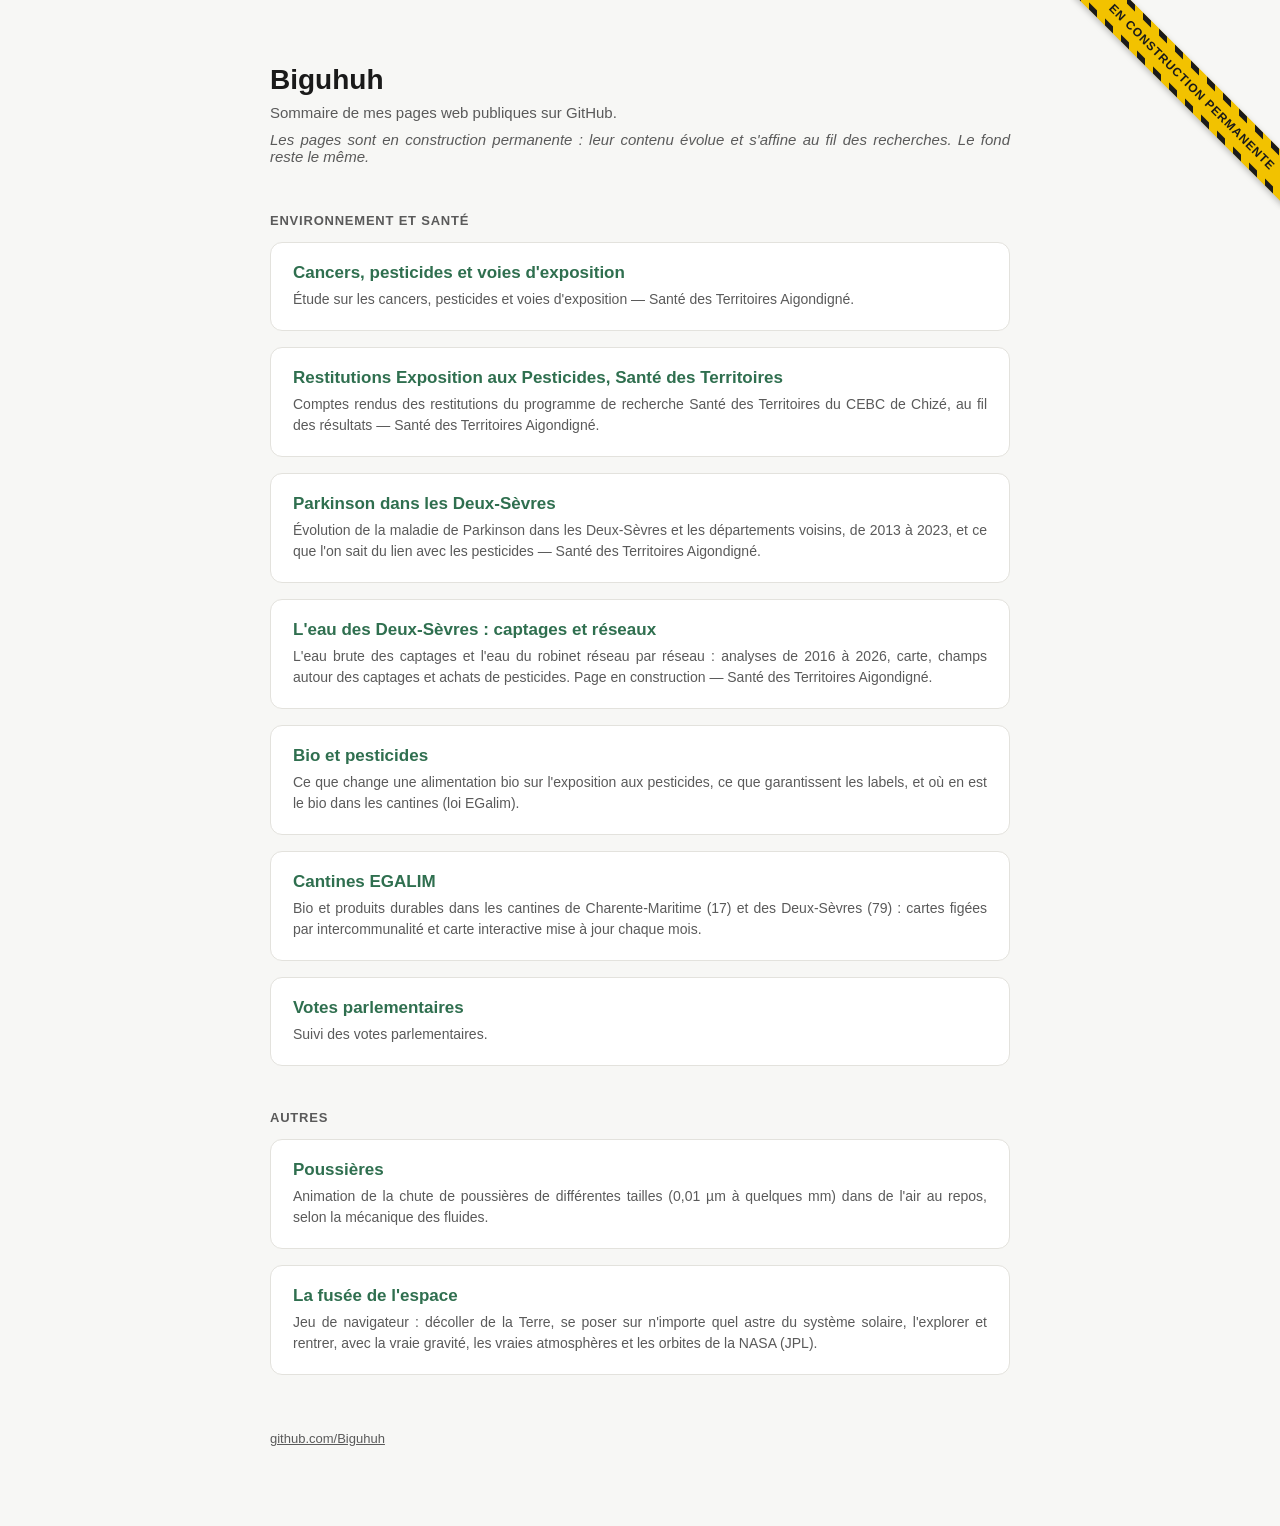
<file: index.html>
<!DOCTYPE html>
<html lang="fr">
<head>
<meta charset="UTF-8">
<meta name="viewport" content="width=device-width, initial-scale=1.0">
<title>Biguhuh — Projets</title>
<meta name="description" content="Sommaire des projets web d'Édouard Beauvier">
<style>
  :root {
    --bg: #f7f7f5;
    --card-bg: #ffffff;
    --text: #1a1a1a;
    --muted: #5a5a5a;
    --accent: #2f6f4f;
    --border: #e3e2dd;
  }
  @media (prefers-color-scheme: dark) {
    :root {
      --bg: #14161a;
      --card-bg: #1d2025;
      --text: #f0f0ee;
      --muted: #a3a6ab;
      --accent: #6fcf97;
      --border: #2c2f35;
    }
  }
  * { box-sizing: border-box; }
  body {
    margin: 0;
    padding: 0;
    background: var(--bg);
    color: var(--text);
    font-family: -apple-system, BlinkMacSystemFont, "Segoe UI", Roboto, Helvetica, Arial, sans-serif;
  }
  main {
    max-width: 780px;
    margin: 0 auto;
    padding: 64px 20px 80px;
  }
  header {
    margin-bottom: 48px;
  }
  h1 {
    font-size: 28px;
    margin: 0 0 8px;
  }
  header p {
    color: var(--muted);
    margin: 0;
    font-size: 15px;
    text-align: justify;
    hyphens: auto;
  }
  .grid {
    display: grid;
    gap: 16px;
  }
  a.card {
    display: block;
    background: var(--card-bg);
    border: 1px solid var(--border);
    border-radius: 12px;
    padding: 20px 22px;
    text-decoration: none;
    color: inherit;
    transition: border-color 0.15s ease, transform 0.15s ease;
  }
  a.card:hover {
    border-color: var(--accent);
    transform: translateY(-1px);
  }
  section + section {
    margin-top: 44px;
  }
  .section-title {
    font-size: 13px;
    font-weight: 600;
    text-transform: uppercase;
    letter-spacing: 0.06em;
    color: var(--muted);
    margin: 0 0 14px;
  }
  .card h3 {
    margin: 0 0 6px;
    font-size: 17px;
    color: var(--accent);
  }
  .card p {
    margin: 0;
    font-size: 14px;
    color: var(--muted);
    line-height: 1.5;
    text-align: justify;
    hyphens: auto;
  }
  footer {
    margin-top: 56px;
    font-size: 13px;
    color: var(--muted);
  }
  footer a {
    color: var(--muted);
  }
  /* Pancarte en diagonale dans le coin haut droit */
  .ribbon {
    position: absolute;
    top: 0;
    right: 0;
    width: 210px;
    height: 210px;
    overflow: hidden;
    pointer-events: none;
    z-index: 10;
  }
  .ribbon span {
    position: absolute;
    top: 69px;
    right: -62px;
    width: 300px;
    transform: rotate(45deg);
    padding: 11px 0;
    text-align: center;
    font-size: 12px;
    font-weight: 700;
    letter-spacing: 0.08em;
    text-transform: uppercase;
    color: #1a1a1a;
    background:
      repeating-linear-gradient(45deg, #1a1a1a 0 8px, #f2c200 8px 16px) top / 100% 5px no-repeat,
      repeating-linear-gradient(45deg, #1a1a1a 0 8px, #f2c200 8px 16px) bottom / 100% 5px no-repeat,
      #f2c200;
    box-shadow: 0 2px 6px rgba(0, 0, 0, 0.25);
  }
  header p.notice {
    margin-top: 10px;
    font-style: italic;
  }
  @media (max-width: 520px) {
    .ribbon { width: 170px; height: 170px; }
    .ribbon span { top: 55px; right: -59px; width: 260px; font-size: 10px; padding: 9px 0; }
    /* Le titre et la première ligne passent à gauche de la pancarte */
    header h1, header p:first-of-type { padding-right: 90px; }
  }
</style>
</head>
<body>
<div class="ribbon" aria-hidden="true"><span>En construction permanente</span></div>
<main>
  <header>
    <h1>Biguhuh</h1>
    <p>Sommaire de mes pages web publiques sur GitHub.</p>
    <p class="notice">Les pages sont en construction permanente&nbsp;: leur contenu évolue et s'affine au fil
      des recherches. Le fond reste le même.</p>
  </header>

  <section aria-labelledby="sante">
    <h2 class="section-title" id="sante">Environnement et santé</h2>
    <div class="grid">
      <a class="card" href="https://biguhuh.github.io/cancer/">
        <h3>Cancers, pesticides et voies d'exposition</h3>
        <p>Étude sur les cancers, pesticides et voies d'exposition — Santé des Territoires Aigondigné.</p>
      </a>

      <a class="card" href="https://biguhuh.github.io/restitutions-exposition-pesticides.html">
        <h3>Restitutions Exposition aux Pesticides, Santé des Territoires</h3>
        <p>Comptes rendus des restitutions du programme de recherche Santé des Territoires du CEBC de Chizé, au fil des résultats — Santé des Territoires Aigondigné.</p>
      </a>

      <a class="card" href="https://biguhuh.github.io/parkinson-deux-sevres.html">
        <h3>Parkinson dans les Deux-Sèvres</h3>
        <p>Évolution de la maladie de Parkinson dans les Deux-Sèvres et les départements voisins, de 2013 à 2023, et ce que l'on sait du lien avec les pesticides — Santé des Territoires Aigondigné.</p>
      </a>

      <a class="card" href="https://biguhuh.github.io/qualite-eau/">
        <h3>L'eau des Deux-Sèvres : captages et réseaux</h3>
        <p>L'eau brute des captages et l'eau du robinet réseau par réseau : analyses de 2016 à 2026, carte, champs autour des captages et achats de pesticides. Page en construction — Santé des Territoires Aigondigné.</p>
      </a>

      <a class="card" href="https://biguhuh.github.io/bio-pesticides/">
        <h3>Bio et pesticides</h3>
        <p>Ce que change une alimentation bio sur l'exposition aux pesticides, ce que garantissent les labels, et où en est le bio dans les cantines (loi EGalim).</p>
      </a>

      <a class="card" href="https://biguhuh.github.io/map_cantines_egalim/">
        <h3>Cantines EGALIM</h3>
        <p>Bio et produits durables dans les cantines de Charente-Maritime (17) et des Deux-Sèvres (79) : cartes figées par intercommunalité et carte interactive mise à jour chaque mois.</p>
      </a>

      <a class="card" href="https://biguhuh.github.io/votes_parlementaires/">
        <h3>Votes parlementaires</h3>
        <p>Suivi des votes parlementaires.</p>
      </a>
    </div>
  </section>

  <section aria-labelledby="autres">
    <h2 class="section-title" id="autres">Autres</h2>
    <div class="grid">
      <a class="card" href="https://biguhuh.github.io/poussieres/">
        <h3>Poussières</h3>
        <p>Animation de la chute de poussières de différentes tailles (0,01 µm à quelques mm) dans de l'air au repos, selon la mécanique des fluides.</p>
      </a>

      <a class="card" href="https://biguhuh.github.io/fusee/">
        <h3>La fusée de l'espace</h3>
        <p>Jeu de navigateur : décoller de la Terre, se poser sur n'importe quel astre du système solaire, l'explorer et rentrer, avec la vraie gravité, les vraies atmosphères et les orbites de la NASA (JPL).</p>
      </a>
    </div>
  </section>

  <footer>
    <a href="https://github.com/Biguhuh">github.com/Biguhuh</a>
  </footer>
</main>
</body>
</html>
</file>
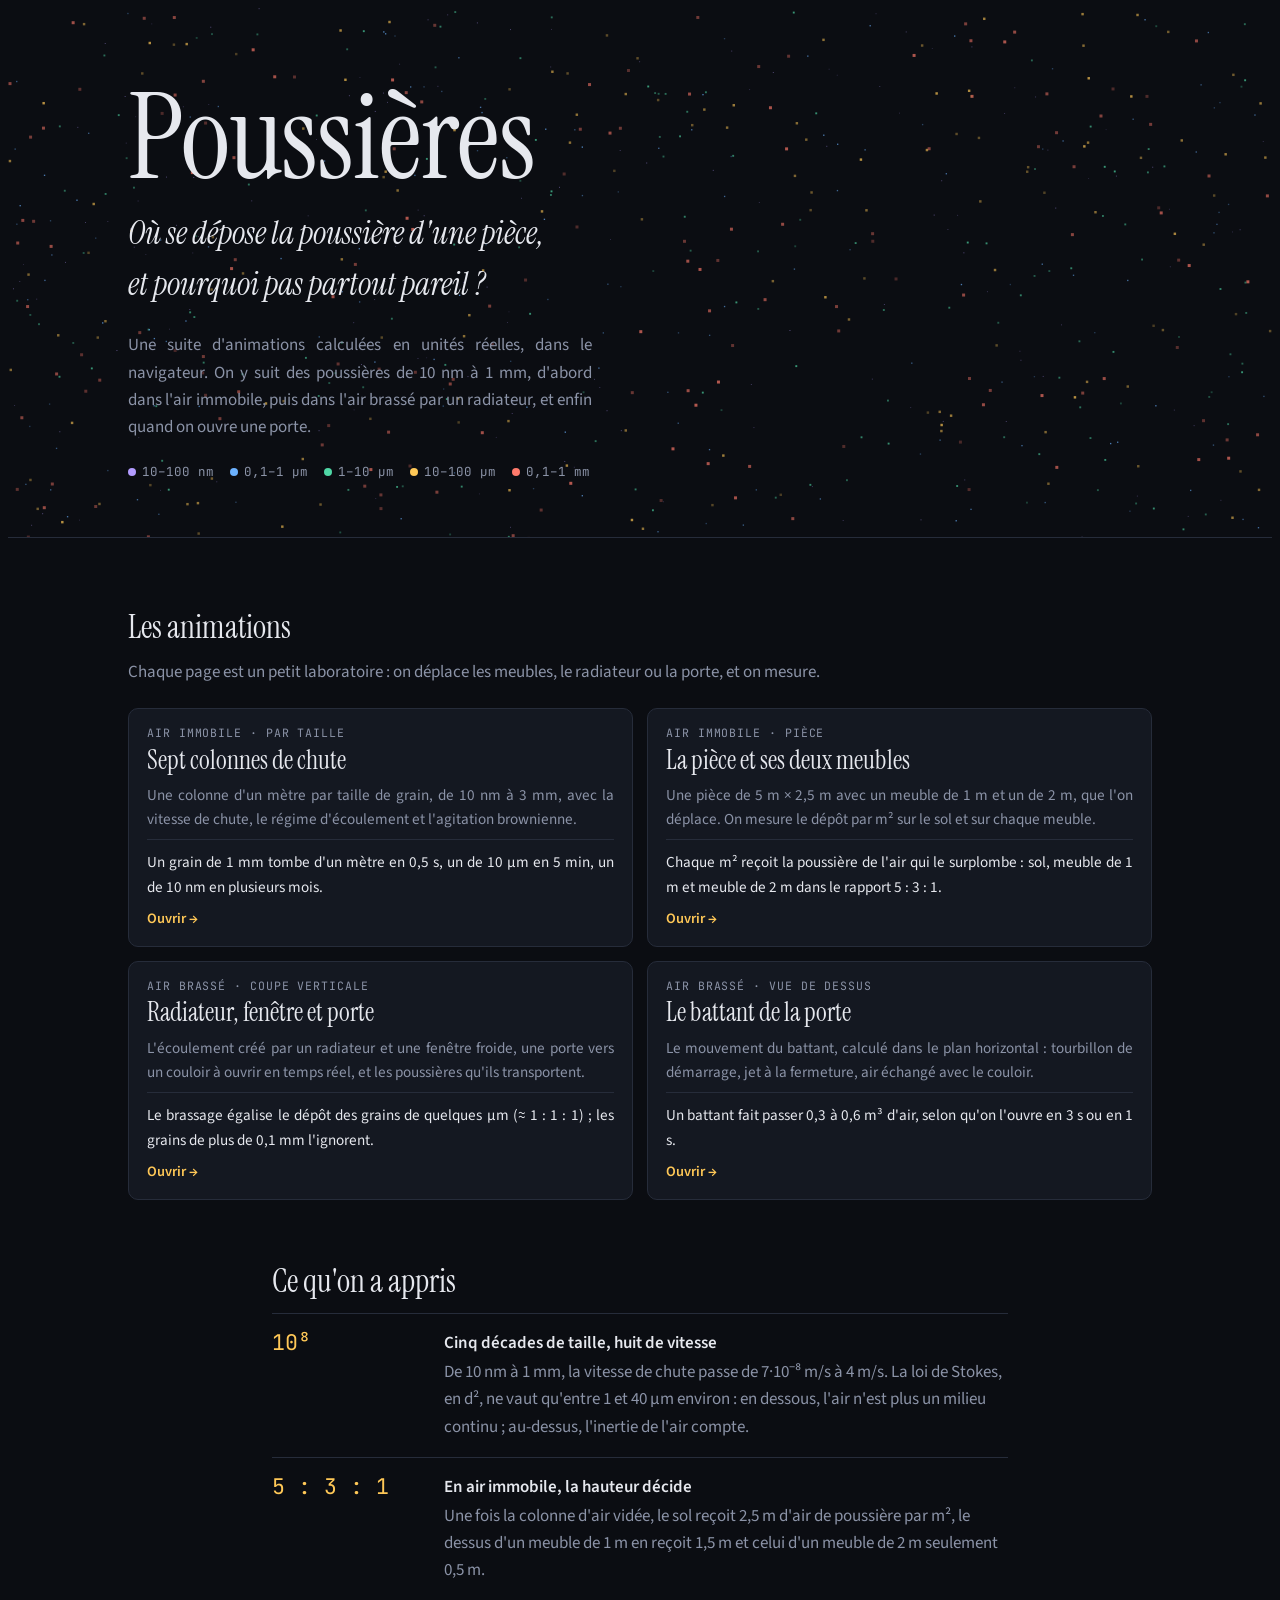
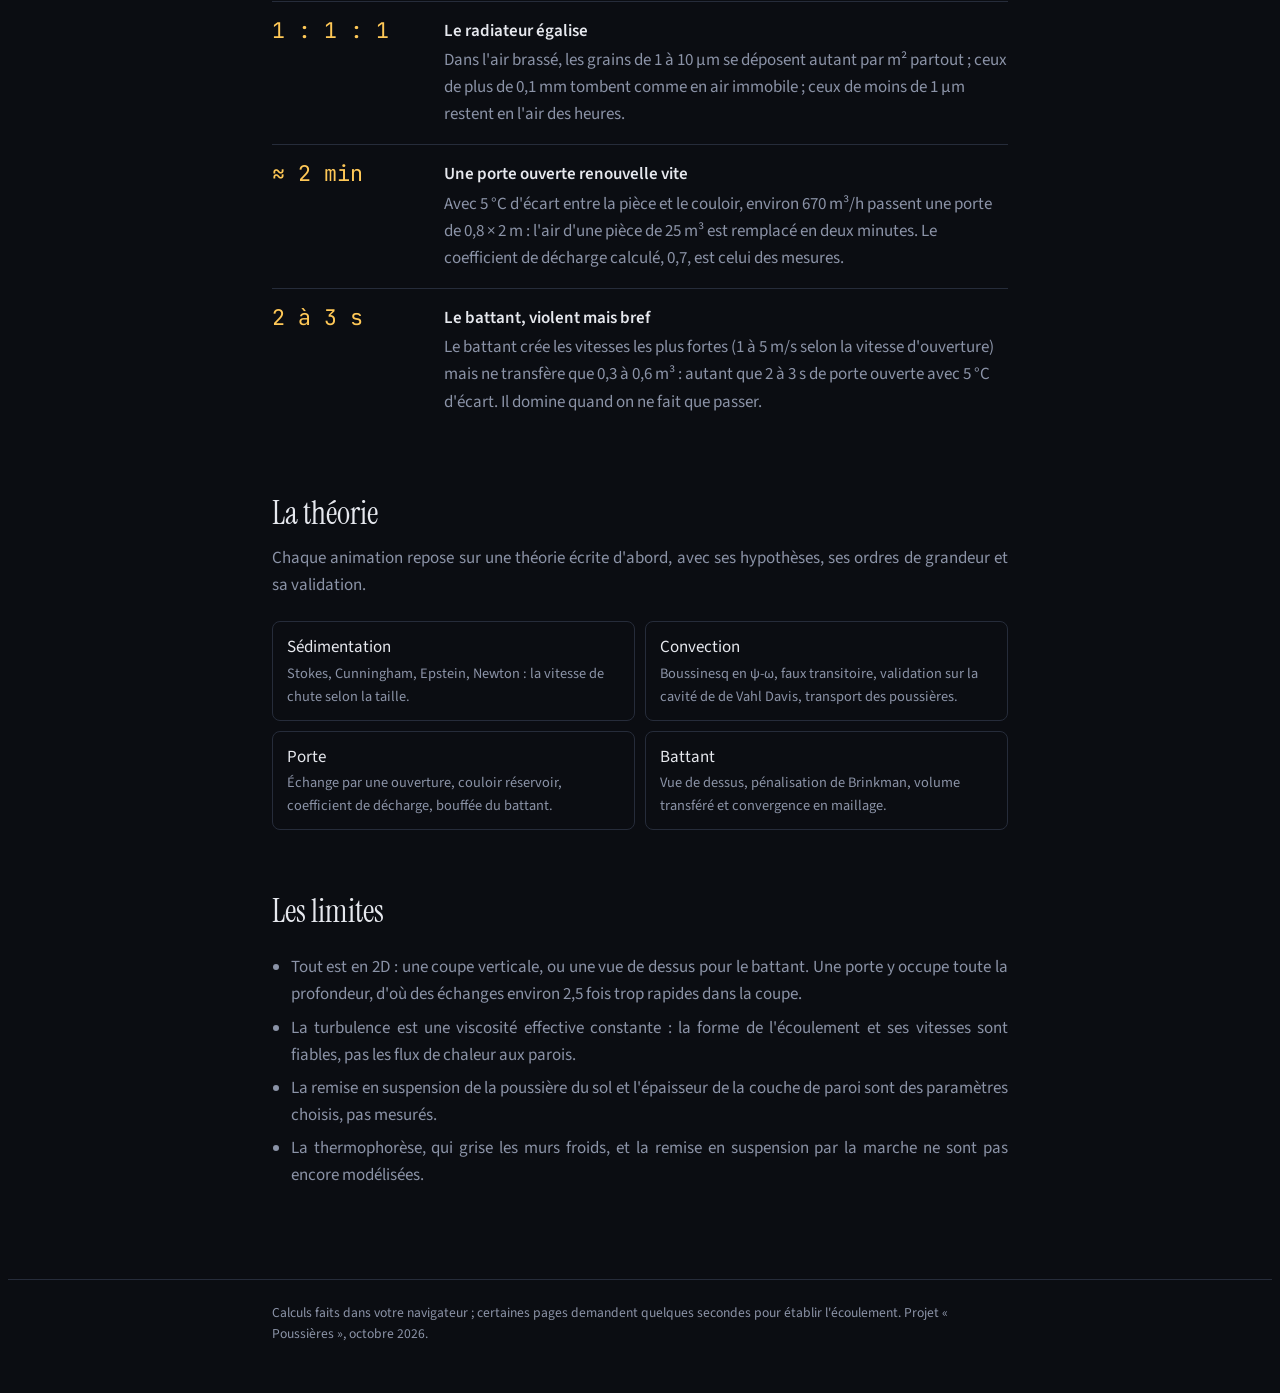
<file: poussieres/index.html>
<!DOCTYPE html>
<html lang="fr">
<head>
<meta charset="utf-8">
<meta name="viewport" content="width=device-width, initial-scale=1">
<title>Poussières</title>
<meta name="claude:viewport-fit-sides" content="cover">
<link rel="preconnect" href="https://fonts.googleapis.com">
<link rel="preconnect" href="https://fonts.gstatic.com" crossorigin>
<link rel="stylesheet" href="https://fonts.googleapis.com/css2?family=Instrument+Serif:ital@0;1&family=Source+Sans+3:ital,wght@0,400;0,600;1,400&family=JetBrains+Mono:wght@400&display=swap">
<style>
  /* Mise en page : un bandeau où la poussière tombe, puis une colonne de lecture (46rem) et une grille 2 × 2 des animations */
  :root {
    --fond: #0b0d12; --surface: #141821; --trait: #262c3a; --texte: #e6e8ee; --doux: #8b93a7;
    --poussiere: #ffc857; --lien: #6cb2ff;
    --c1: #b39cff; --c2: #6cb2ff; --c3: #4fd6a5; --c4: #ffc857; --c5: #ff7a6b;
    --titre: "Instrument Serif", Georgia, serif;
    --corps: "Source Sans 3", system-ui, sans-serif;
    --donnees: "JetBrains Mono", ui-monospace, monospace;
    color-scheme: dark;
  }
  * { box-sizing: border-box; }
  body { background: var(--fond); color: var(--texte); font: 17px/1.6 var(--corps); }
  .bande { padding-left: max(16px, env(safe-area-inset-left, 0px)); padding-right: max(16px, env(safe-area-inset-right, 0px)); }
  .large { max-width: 64rem; margin: 0 auto; }
  .colonne { max-width: 46rem; margin: 0 auto; }

  .ouverture { position: relative; overflow: hidden; border-bottom: 1px solid var(--trait); }
  .ouverture canvas { position: absolute; inset: 0; width: 100%; height: 100%; display: block; }
  .ouverture .large { position: relative; padding-block: 72px 56px; }
  h1 {
    font-family: var(--titre); font-weight: 400; margin: 0;
    font-size: clamp(3.4rem, 11vw, 7.5rem); line-height: 0.95; letter-spacing: -0.01em;
  }
  .question { font-family: var(--titre); font-style: italic; font-size: clamp(1.35rem, 3.4vw, 2rem); margin: 14px 0 0; color: var(--texte); max-width: 30ch; text-wrap: balance; }
  .chapeau { margin: 22px 0 0; color: var(--doux); max-width: 58ch; }
  .echelle-tailles { display: flex; flex-wrap: wrap; gap: 6px 16px; margin-top: 22px; font: 12.5px/1.4 var(--donnees); color: var(--doux); }
  .echelle-tailles span::before { content: ""; display: inline-block; width: 8px; height: 8px; border-radius: 50%; margin-right: 6px; background: var(--c); }

  main { padding-block: 8px 72px; }
  h2 { font-family: var(--titre); font-weight: 400; font-size: 2rem; margin: 56px 0 6px; text-wrap: balance; }
  .intro-section { color: var(--doux); margin: 0 0 22px; }

  .pages { display: grid; gap: 14px; grid-template-columns: repeat(2, minmax(0, 1fr)); }
  .carte {
    display: flex; flex-direction: column; gap: 8px; min-width: 0;
    padding: 18px 18px 16px; background: var(--surface); border: 1px solid var(--trait); border-radius: 10px;
    color: inherit; text-decoration: none; transition: border-color 0.15s;
  }
  .carte:hover, .carte:focus-visible { border-color: var(--poussiere); outline: none; }
  .carte .type { font: 11.5px/1 var(--donnees); letter-spacing: 0.08em; text-transform: uppercase; color: var(--doux); }
  .carte h3 { font-family: var(--titre); font-weight: 400; font-size: 1.6rem; margin: 0; line-height: 1.1; }
  .carte p { margin: 0; color: var(--doux); font-size: 0.95rem; }
  .carte .resultat { color: var(--texte); border-top: 1px solid var(--trait); padding-top: 10px; margin-top: auto; }
  .carte .ouvrir { font-size: 0.9rem; color: var(--poussiere); font-weight: 600; }

  .lecons { display: grid; gap: 0; margin: 0; padding: 0; list-style: none; }
  .lecons li { display: grid; grid-template-columns: 9.5rem minmax(0, 1fr); gap: 4px 20px; padding: 16px 0; border-top: 1px solid var(--trait); }
  .lecons .chiffre { font: 1.35rem/1.2 var(--donnees); color: var(--poussiere); font-variant-numeric: tabular-nums; }
  .lecons strong { display: block; font-weight: 600; margin-bottom: 2px; }
  .lecons span.texte { color: var(--doux); }

  .theorie { display: grid; gap: 10px; grid-template-columns: repeat(2, minmax(0, 1fr)); }
  .theorie a { display: block; padding: 12px 14px; border: 1px solid var(--trait); border-radius: 8px; color: var(--texte); text-decoration: none; }
  .theorie a:hover, .theorie a:focus-visible { border-color: var(--lien); outline: none; }
  .theorie a span { display: block; color: var(--doux); font-size: 0.9rem; }

  .limites { color: var(--doux); padding-left: 1.1em; }
  .limites li { margin: 6px 0; }
  footer { border-top: 1px solid var(--trait); padding-block: 22px 40px; color: var(--doux); font-size: 0.85rem; }
  a { color: var(--lien); }
  /* Textes courants en justifié ; titres, chiffres et boutons restent alignés à gauche. */
  .chapeau, .intro-section, .carte p, .lecons span.texte, .limites li, footer p { text-align: justify; hyphens: auto; }

  @media (max-width: 640px) {
    .pages, .theorie { grid-template-columns: minmax(0, 1fr); }
    .lecons li { grid-template-columns: minmax(0, 1fr); }
  }
</style>

<header class="ouverture bande">
  <canvas id="chute" aria-hidden="true"></canvas>
  <div class="large">
    <h1>Poussières</h1>
    <p class="question">Où se dépose la poussière d'une pièce, et pourquoi pas partout pareil&nbsp;?</p>
    <p class="chapeau">Une suite d'animations calculées en unités réelles, dans le navigateur.
      On y suit des poussières de 10 nm à 1 mm, d'abord dans l'air immobile, puis dans l'air brassé par un radiateur, et enfin quand on ouvre une porte.</p>
    <div class="echelle-tailles" aria-label="Classes de taille et couleurs">
      <span style="--c:var(--c1)">10–100 nm</span><span style="--c:var(--c2)">0,1–1 µm</span><span style="--c:var(--c3)">1–10 µm</span>
      <span style="--c:var(--c4)">10–100 µm</span><span style="--c:var(--c5)">0,1–1 mm</span>
    </div>
  </div>
</header>

<main class="bande">
  <div class="large">
    <h2>Les animations</h2>
    <p class="intro-section">Chaque page est un petit laboratoire : on déplace les meubles, le radiateur ou la porte, et on mesure.</p>
    <div class="pages">
      <a class="carte" href="colonnes.html">
        <span class="type">Air immobile · par taille</span>
        <h3>Sept colonnes de chute</h3>
        <p>Une colonne d'un mètre par taille de grain, de 10 nm à 3 mm, avec la vitesse de chute, le régime d'écoulement et l'agitation brownienne.</p>
        <p class="resultat">Un grain de 1 mm tombe d'un mètre en 0,5 s, un de 10 µm en 5 min, un de 10 nm en plusieurs mois.</p>
        <span class="ouvrir">Ouvrir →</span>
      </a>
      <a class="carte" href="piece.html">
        <span class="type">Air immobile · pièce</span>
        <h3>La pièce et ses deux meubles</h3>
        <p>Une pièce de 5 m × 2,5 m avec un meuble de 1 m et un de 2 m, que l'on déplace. On mesure le dépôt par m² sur le sol et sur chaque meuble.</p>
        <p class="resultat">Chaque m² reçoit la poussière de l'air qui le surplombe : sol, meuble de 1 m et meuble de 2 m dans le rapport 5 : 3 : 1.</p>
        <span class="ouvrir">Ouvrir →</span>
      </a>
      <a class="carte" href="convection.html">
        <span class="type">Air brassé · coupe verticale</span>
        <h3>Radiateur, fenêtre et porte</h3>
        <p>L'écoulement créé par un radiateur et une fenêtre froide, une porte vers un couloir à ouvrir en temps réel, et les poussières qu'ils transportent.</p>
        <p class="resultat">Le brassage égalise le dépôt des grains de quelques µm (≈ 1 : 1 : 1) ; les grains de plus de 0,1 mm l'ignorent.</p>
        <span class="ouvrir">Ouvrir →</span>
      </a>
      <a class="carte" href="battant.html">
        <span class="type">Air brassé · vue de dessus</span>
        <h3>Le battant de la porte</h3>
        <p>Le mouvement du battant, calculé dans le plan horizontal : tourbillon de démarrage, jet à la fermeture, air échangé avec le couloir.</p>
        <p class="resultat">Un battant fait passer 0,3 à 0,6 m³ d'air, selon qu'on l'ouvre en 3 s ou en 1 s.</p>
        <span class="ouvrir">Ouvrir →</span>
      </a>
    </div>
  </div>

  <div class="colonne">
    <h2>Ce qu'on a appris</h2>
    <ul class="lecons">
      <li><span class="chiffre">10⁸</span><div><strong>Cinq décades de taille, huit de vitesse</strong>
        <span class="texte">De 10 nm à 1 mm, la vitesse de chute passe de 7·10⁻⁸ m/s à 4 m/s. La loi de Stokes, en d², ne vaut qu'entre 1 et 40 µm environ : en dessous, l'air n'est plus un milieu continu ; au-dessus, l'inertie de l'air compte.</span></div></li>
      <li><span class="chiffre">5 : 3 : 1</span><div><strong>En air immobile, la hauteur décide</strong>
        <span class="texte">Une fois la colonne d'air vidée, le sol reçoit 2,5 m d'air de poussière par m², le dessus d'un meuble de 1 m en reçoit 1,5 m et celui d'un meuble de 2 m seulement 0,5 m.</span></div></li>
      <li><span class="chiffre">1 : 1 : 1</span><div><strong>Le radiateur égalise</strong>
        <span class="texte">Dans l'air brassé, les grains de 1 à 10 µm se déposent autant par m² partout ; ceux de plus de 0,1 mm tombent comme en air immobile ; ceux de moins de 1 µm restent en l'air des heures.</span></div></li>
      <li><span class="chiffre">≈ 2 min</span><div><strong>Une porte ouverte renouvelle vite</strong>
        <span class="texte">Avec 5 °C d'écart entre la pièce et le couloir, environ 670 m³/h passent une porte de 0,8 × 2 m : l'air d'une pièce de 25 m³ est remplacé en deux minutes. Le coefficient de décharge calculé, 0,7, est celui des mesures.</span></div></li>
      <li><span class="chiffre">2 à 3 s</span><div><strong>Le battant, violent mais bref</strong>
        <span class="texte">Le battant crée les vitesses les plus fortes (1 à 5 m/s selon la vitesse d'ouverture) mais ne transfère que 0,3 à 0,6 m³ : autant que 2 à 3 s de porte ouverte avec 5 °C d'écart. Il domine quand on ne fait que passer.</span></div></li>
    </ul>

    <h2>La théorie</h2>
    <p class="intro-section">Chaque animation repose sur une théorie écrite d'abord, avec ses hypothèses, ses ordres de grandeur et sa validation.</p>
    <div class="theorie">
      <a href="theorie_sedimentation.html">Sédimentation<span>Stokes, Cunningham, Epstein, Newton : la vitesse de chute selon la taille.</span></a>
      <a href="theorie_convection.html">Convection<span>Boussinesq en ψ-ω, faux transitoire, validation sur la cavité de de Vahl Davis, transport des poussières.</span></a>
      <a href="theorie_porte.html">Porte<span>Échange par une ouverture, couloir réservoir, coefficient de décharge, bouffée du battant.</span></a>
      <a href="theorie_battant.html">Battant<span>Vue de dessus, pénalisation de Brinkman, volume transféré et convergence en maillage.</span></a>
    </div>

    <h2>Les limites</h2>
    <ul class="limites">
      <li>Tout est en 2D : une coupe verticale, ou une vue de dessus pour le battant. Une porte y occupe toute la profondeur, d'où des échanges environ 2,5 fois trop rapides dans la coupe.</li>
      <li>La turbulence est une viscosité effective constante : la forme de l'écoulement et ses vitesses sont fiables, pas les flux de chaleur aux parois.</li>
      <li>La remise en suspension de la poussière du sol et l'épaisseur de la couche de paroi sont des paramètres choisis, pas mesurés.</li>
      <li>La thermophorèse, qui grise les murs froids, et la remise en suspension par la marche ne sont pas encore modélisées.</li>
    </ul>
  </div>
</main>

<footer class="bande">
  <div class="colonne">Calculs faits dans votre navigateur ; certaines pages demandent quelques secondes pour établir l'écoulement. Projet « Poussières », octobre 2026.</div>
</footer>

<script>
  // Bandeau : des poussières de cinq tailles tombent, chacune à une vitesse liée à sa taille
  (() => {
    const canvas = document.getElementById("chute"), ctx = canvas.getContext("2d");
    const couleurs = ["#b39cff", "#6cb2ff", "#4fd6a5", "#ffc857", "#ff7a6b"];
    const vitesses = [0.6, 2, 8, 40, 160];   // px/s, échelle compressée des vitesses réelles
    const fixe = window.matchMedia("(prefers-reduced-motion: reduce)").matches;
    let grains = [], w = 0, h = 0, dpr = 1;
    function dimensionner() {
      const r = canvas.getBoundingClientRect();
      dpr = window.devicePixelRatio || 1;
      w = canvas.width = Math.round(r.width * dpr);
      h = canvas.height = Math.round(r.height * dpr);
      const n = Math.round((r.width * r.height) / 900);
      grains = Array.from({ length: n }, () => {
        const k = Math.floor(Math.random() * 5);
        return { k, x: Math.random() * w, y: Math.random() * h, a: 0.25 + Math.random() * 0.45 };
      });
      if (fixe) dessiner(0);
    }
    function dessiner(dt) {
      ctx.clearRect(0, 0, w, h);
      for (const g of grains) {
        g.y += vitesses[g.k] * dpr * dt;
        g.x += (g.k < 2 ? (Math.random() - 0.5) * 30 : 0) * dpr * dt;   // les plus fines s'agitent
        if (g.y > h) { g.y -= h; g.x = Math.random() * w; }
        const t = (0.8 + 0.55 * g.k) * dpr;
        ctx.globalAlpha = g.a;
        ctx.fillStyle = couleurs[g.k];
        ctx.fillRect(g.x, g.y, t, t);
      }
      ctx.globalAlpha = 1;
    }
    let avant = performance.now();
    function boucle(t) {
      dessiner(Math.min(0.05, (t - avant) / 1000));
      avant = t;
      requestAnimationFrame(boucle);
    }
    dimensionner();
    window.addEventListener("resize", dimensionner);
    if (!fixe) requestAnimationFrame(boucle);
  })();
</script>

</html>
</file>
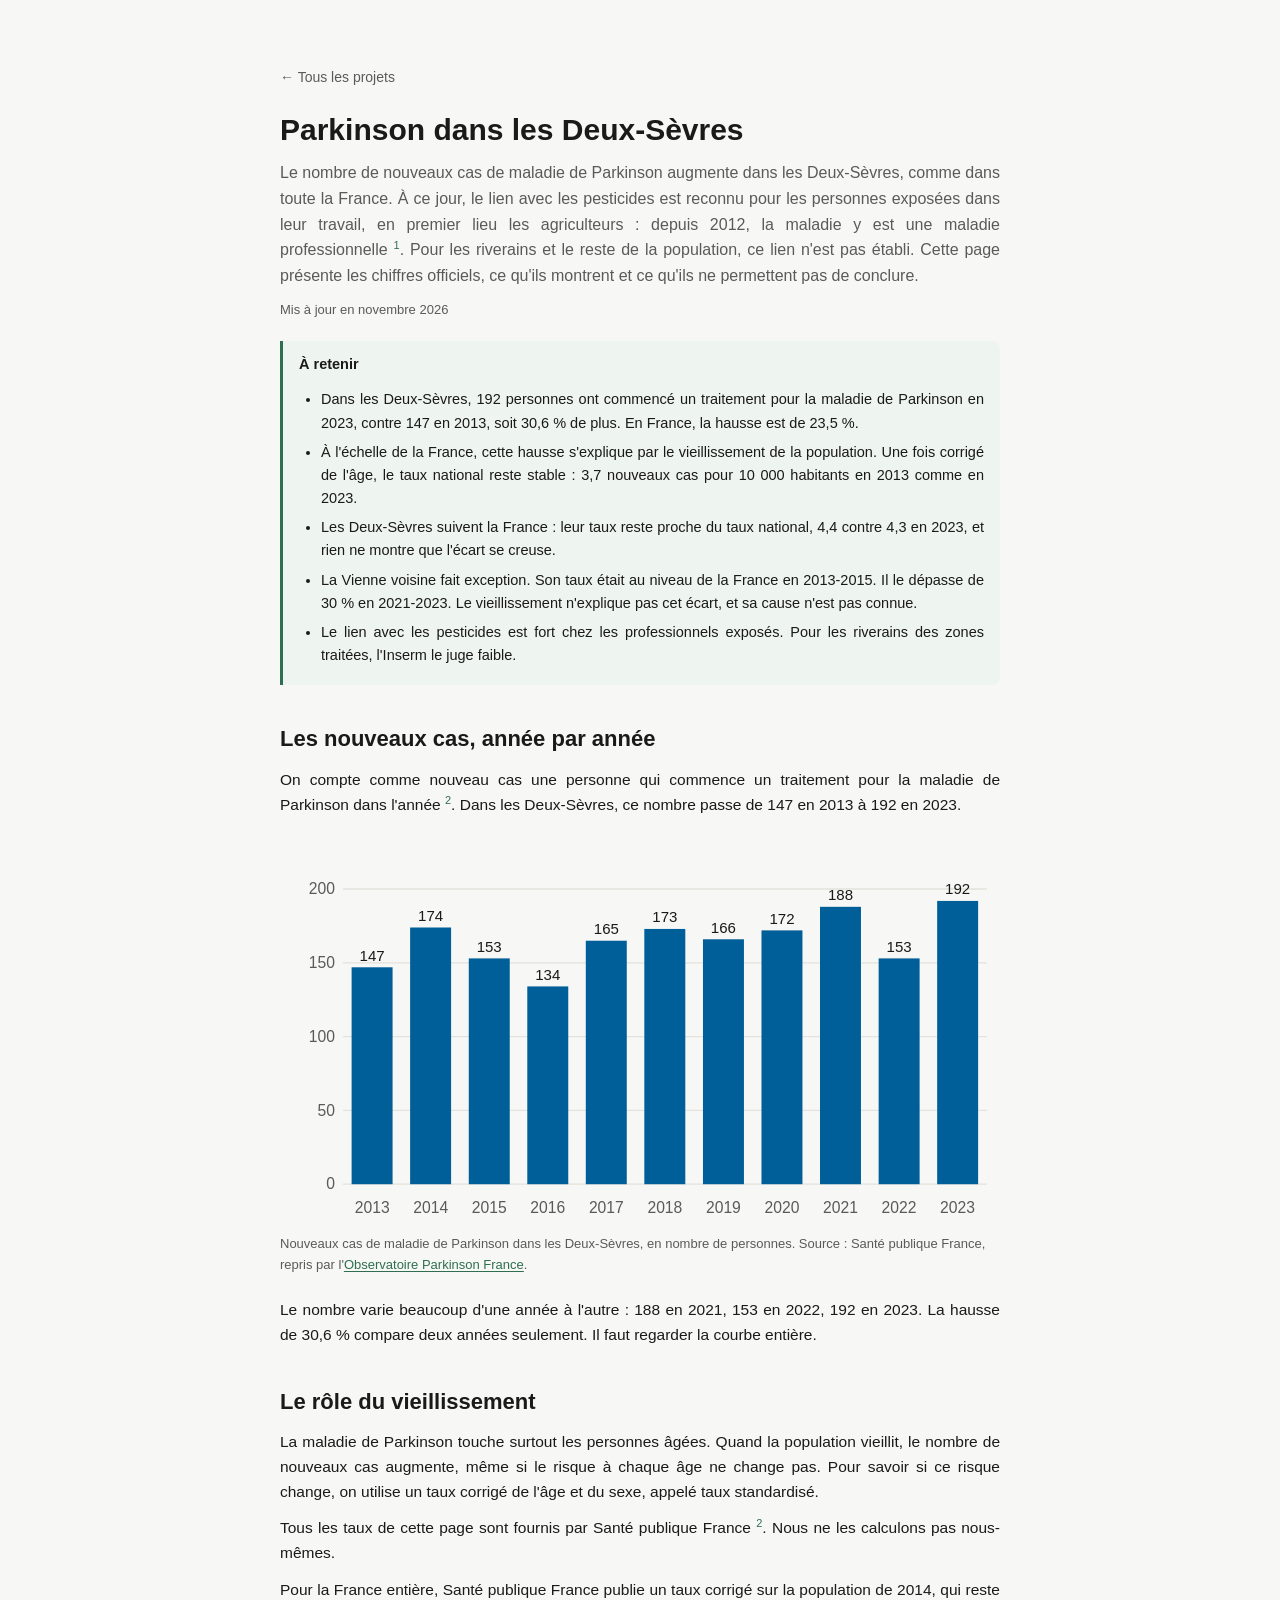
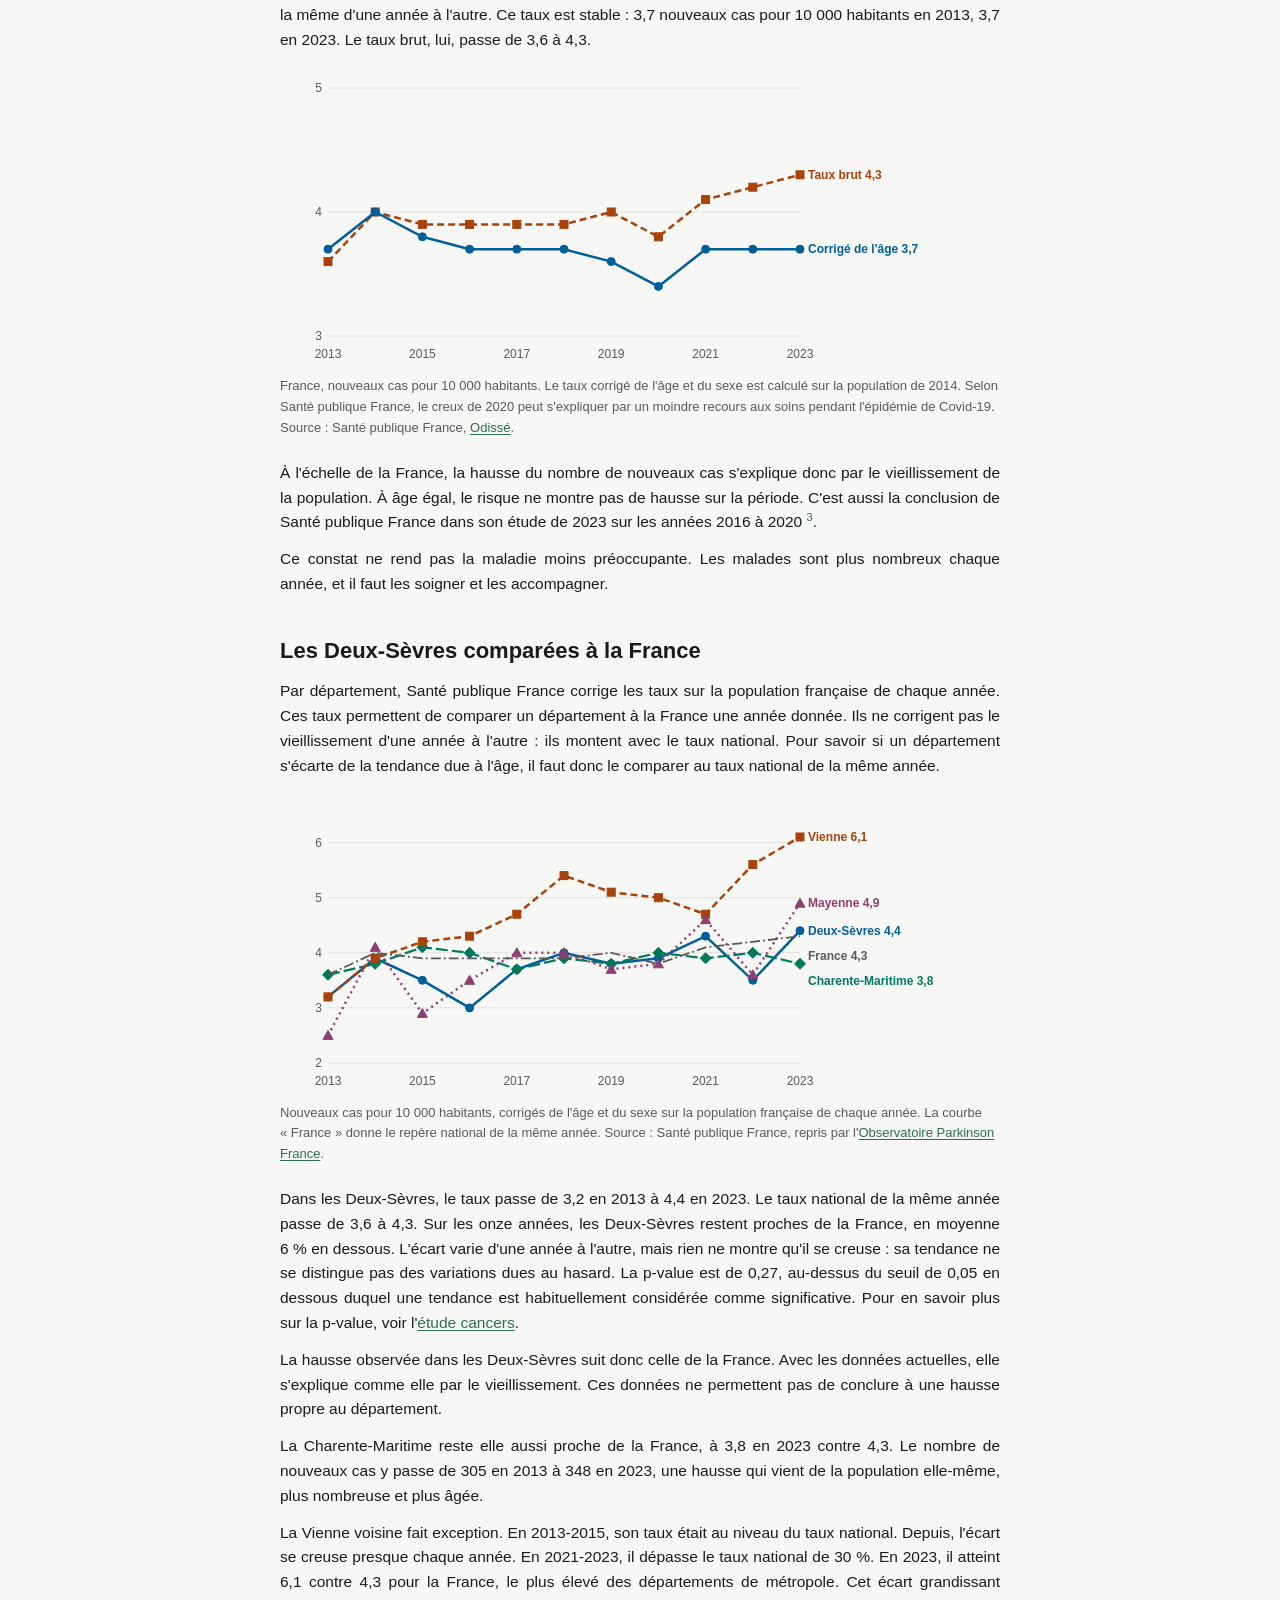
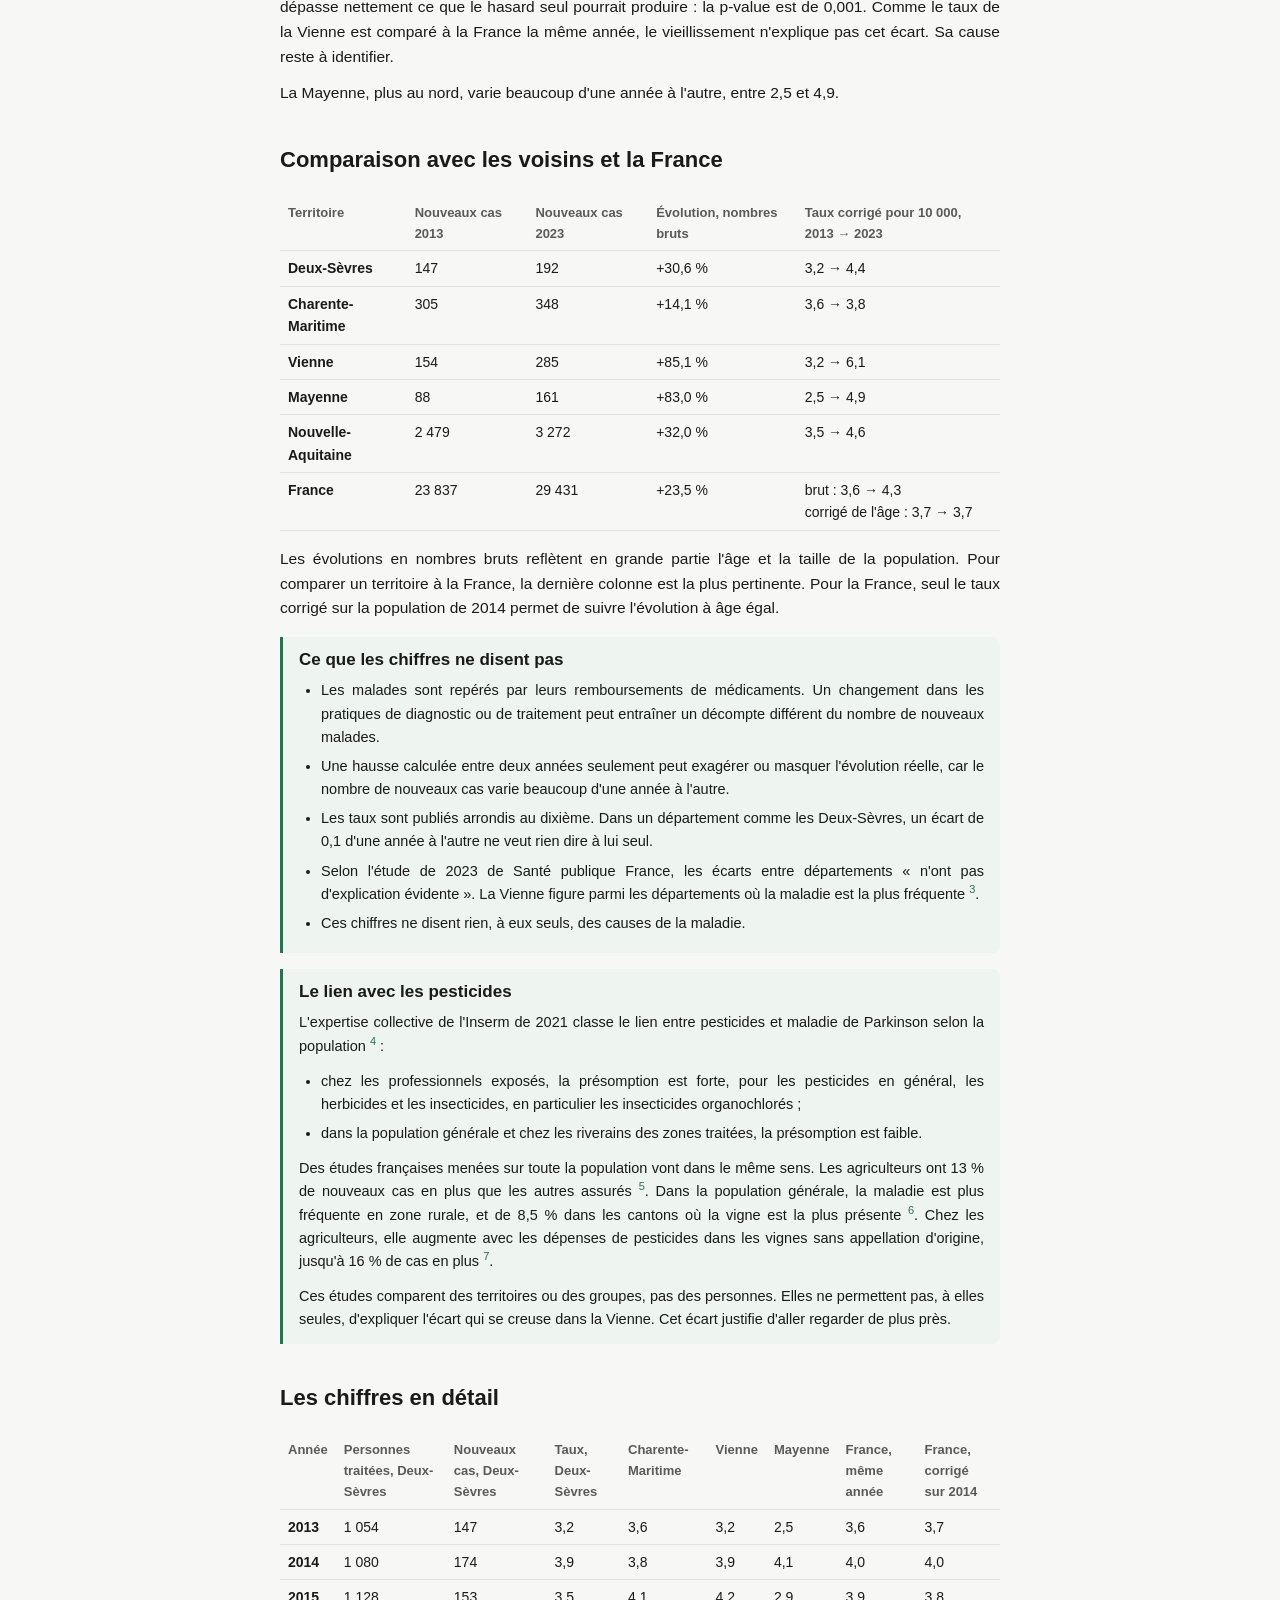
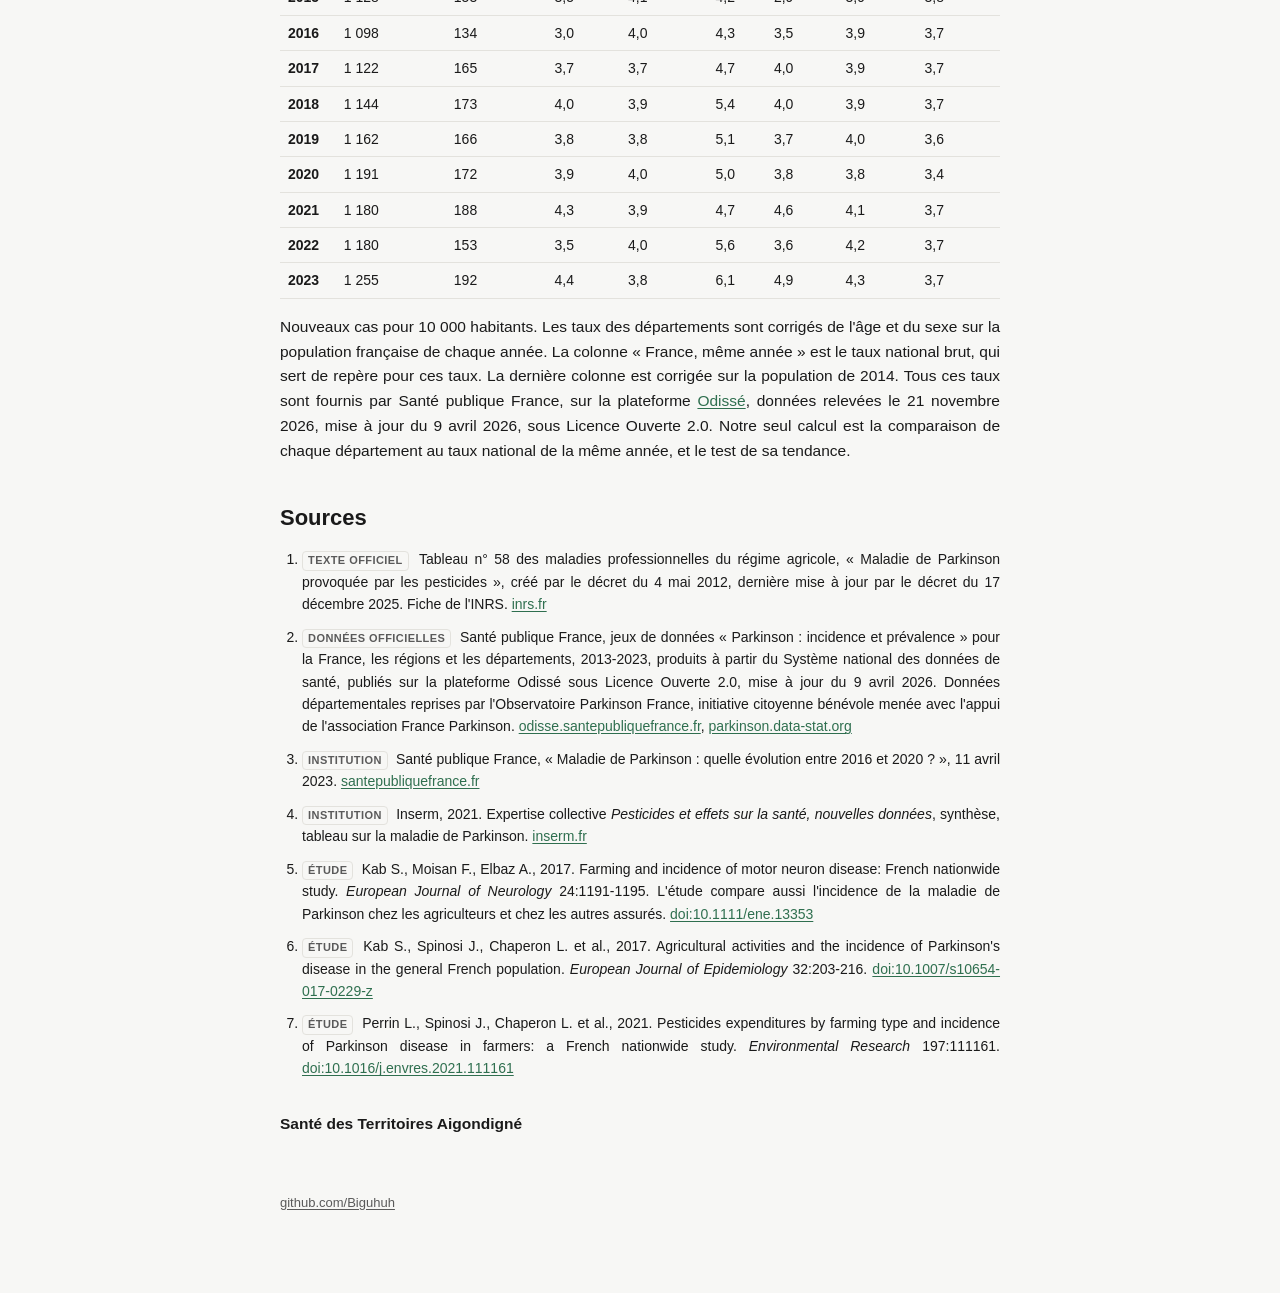
<file: parkinson-deux-sevres.html>
<!DOCTYPE html>
<html lang="fr">
<head>
<meta charset="UTF-8">
<meta name="viewport" content="width=device-width, initial-scale=1.0">
<title>Parkinson dans les Deux-Sèvres</title>
<meta name="description" content="Évolution de la maladie de Parkinson dans les Deux-Sèvres et les départements voisins, de 2013 à 2023, et ce que l'on sait du lien avec les pesticides — Santé des Territoires Aigondigné">
<style>
  :root {
    --bg: #f7f7f5; --card-bg: #ffffff; --text: #1a1a1a; --muted: #5a5a5a;
    --accent: #2f6f4f; --border: #e3e2dd; --note-bg: #eef4f0;
    /* Couleurs des courbes : palette Okabe-Ito, distinctes pour toutes les formes de daltonisme. */
    --s1: #005f99; --s2: #a8430b; --s3: #8b3f74; --s4: #5a5a5a; --s5: #00785a;
  }
  @media (prefers-color-scheme: dark) {
    :root {
      --bg: #14161a; --card-bg: #1d2025; --text: #f0f0ee; --muted: #a3a6ab;
      --accent: #6fcf97; --border: #2c2f35; --note-bg: #1c2621;
      --s1: #56b4e9; --s2: #ff8a5c; --s3: #e58cc0; --s4: #a3a6ab; --s5: #3fc79a;
    }
  }
  * { box-sizing: border-box; }
  html { color-scheme: light dark; }
  body { margin: 0; background: var(--bg); color: var(--text); line-height: 1.6;
         font-family: -apple-system, BlinkMacSystemFont, "Segoe UI", Roboto, Helvetica, Arial, sans-serif; }
  main { max-width: 760px; margin: 0 auto; padding: 64px 20px 80px; }
  .back { display: inline-block; margin-bottom: 24px; font-size: 14px; color: var(--muted); text-decoration: none; }
  .back:hover { color: var(--accent); }
  h1 { font-size: 30px; margin: 0 0 12px; line-height: 1.2; }
  .lead { color: var(--muted); font-size: 16px; margin: 0 0 20px; }
  .pub-date { font-size: 13px; color: var(--muted); margin: -8px 0 20px; }
  h2 { font-size: 22px; margin: 40px 0 14px; line-height: 1.3; }
  p, li { font-size: 15.5px; text-align: justify; hyphens: auto; }
  p { margin: 0 0 12px; }
  ul { margin: 0 0 12px; padding-left: 22px; }
  li { margin-bottom: 6px; }
  a { color: var(--accent); text-decoration: underline; text-underline-offset: 2px; overflow-wrap: anywhere; }
  a:hover { text-decoration-thickness: 2px; }
  a:focus-visible { outline: 2px solid var(--accent); outline-offset: 2px; border-radius: 2px; }
  sup.cite { font-size: 11px; line-height: 0; }
  sup.cite a { text-decoration: none; }
  .note { background: var(--note-bg); border-left: 3px solid var(--accent); border-radius: 0 8px 8px 0;
          padding: 12px 16px; margin: 16px 0; }
  .note p, .note li { font-size: 14.5px; }
  .note p:last-child, .note ul:last-child { margin-bottom: 0; }
  .note h2 { font-size: 17px; margin: 0 0 8px; }
  figure { margin: 18px 0 22px; }
  .chart { width: 100%; height: auto; display: block; }
  .chart .grille { stroke: var(--border); stroke-width: 1; }
  .chart .axe { fill: var(--muted); font-size: 12px; }
  .chart .val { fill: var(--text); font-size: 11.5px; }
  .chart .barre { fill: var(--s1); }
  .chart .ligne { fill: none; stroke-width: 2.5; }
  .chart .s1 { stroke: var(--s1); fill: var(--s1); }
  .chart .s2 { stroke: var(--s2); fill: var(--s2); }
  .chart .s3 { stroke: var(--s3); fill: var(--s3); }
  .chart .s4 { stroke: var(--s4); fill: var(--s4); }
  .chart .s5 { stroke: var(--s5); fill: var(--s5); }
  .chart .ligne.s1, .chart .ligne.s2, .chart .ligne.s3, .chart .ligne.s4, .chart .ligne.s5 { fill: none; }
  .chart .ligne.s5 { stroke-dasharray: 12 4; stroke-width: 2.2; }
  .chart .ligne.s2 { stroke-dasharray: 7 4; }
  .chart .ligne.s3 { stroke-dasharray: 2 4; }
  .chart .ligne.s4 { stroke-dasharray: 10 3 2 3; stroke-width: 1.8; }
  .chart .lab { font-size: 12px; stroke: none; font-weight: 600; }
  figcaption { font-size: 13px; color: var(--muted); margin-top: 6px; }
  .table-scroll { overflow-x: auto; }
  table { width: 100%; border-collapse: collapse; margin: 8px 0 16px; font-size: 14px; }
  th, td { text-align: left; padding: 6px 8px; border-bottom: 1px solid var(--border); vertical-align: top; }
  thead th { color: var(--muted); font-size: 13px; font-weight: 600; }
  td { font-variant-numeric: tabular-nums; }
  ol.sources { padding-left: 22px; }
  ol.sources li { font-size: 14px; margin-bottom: 10px; }
  .type { display: inline-block; font-size: 11px; font-weight: 600; text-transform: uppercase; letter-spacing: 0.04em;
          color: var(--muted); border: 1px solid var(--border); border-radius: 4px; padding: 0 5px; margin-right: 4px; }
  .signature { margin: 32px 0 0; font-weight: 600; }
  footer { margin-top: 56px; font-size: 13px; color: var(--muted); }
  footer a { color: var(--muted); }
  @media (prefers-reduced-motion: reduce) {
    *, *::before, *::after { animation: none !important; transition: none !important; }
  }
  @media (max-width: 480px) {
    /* Le graphique est réduit de moitié sur téléphone : on double la taille des textes. */
    .chart .axe { font-size: 19px; }
    .chart .val { font-size: 17px; }
    .chart .lab { font-size: 17px; }
    main { padding-top: 40px; }
    h1 { font-size: 25px; }
    th, td { padding: 6px 4px; }
  }
</style>
</head>
<body>
<main>
  <a class="back" href="https://biguhuh.github.io/">← Tous les projets</a>

  <h1>Parkinson dans les Deux-Sèvres</h1>
  <p class="lead">Le nombre de nouveaux cas de maladie de Parkinson augmente dans les Deux-Sèvres, comme
    dans toute la France. À ce jour, le lien avec les pesticides est reconnu pour les personnes exposées
    dans leur travail, en premier lieu les agriculteurs&nbsp;: depuis 2012, la maladie y est une maladie
    professionnelle <sup class="cite"><a href="#src-1">1</a></sup>. Pour les riverains et le reste de la
    population, ce lien n'est pas établi. Cette page présente les chiffres officiels, ce qu'ils montrent et
    ce qu'ils ne permettent pas de conclure.</p>
  <p class="pub-date">Mis à jour en novembre 2026</p>

  <div class="note">
    <p><strong>À retenir</strong></p>
    <ul>
      <li>Dans les Deux-Sèvres, 192 personnes ont commencé un traitement pour la maladie de Parkinson en
        2023, contre 147 en 2013, soit 30,6&nbsp;% de plus. En France, la hausse est de 23,5&nbsp;%.</li>
      <li>À l'échelle de la France, cette hausse s'explique par le vieillissement de la population. Une fois
        corrigé de l'âge, le taux national reste stable&nbsp;: 3,7 nouveaux cas pour 10&nbsp;000 habitants en
        2013 comme en 2023.</li>
      <li>Les Deux-Sèvres suivent la France&nbsp;: leur taux reste proche du taux national, 4,4 contre 4,3 en
        2023, et rien ne montre que l'écart se creuse.</li>
      <li>La Vienne voisine fait exception. Son taux était au niveau de la France en 2013-2015. Il le dépasse
        de 30&nbsp;% en 2021-2023. Le vieillissement n'explique pas cet écart, et sa cause n'est pas
        connue.</li>
      <li>Le lien avec les pesticides est fort chez les professionnels exposés. Pour les riverains des zones
        traitées, l'Inserm le juge faible.</li>
    </ul>
  </div>

  <h2>Les nouveaux cas, année par année</h2>
  <p>On compte comme nouveau cas une personne qui commence un traitement pour la maladie de Parkinson dans
    l'année <sup class="cite"><a href="#src-2">2</a></sup>. Dans les Deux-Sèvres, ce nombre passe de 147 en
    2013 à 192 en 2023.</p>
  <figure>
<svg viewBox="0 0 550 300" class="chart" role="img" aria-labelledby="g1-titre g1-desc">
<title id="g1-titre">Nouveaux cas de maladie de Parkinson dans les Deux-Sèvres, 2013 à 2023</title>
<desc id="g1-desc">Histogramme. De 147 en 2013 à 192 en 2023, avec des variations d'une année à l'autre : 134 en 2016, 188 en 2021, 153 en 2022. Les valeurs sont dans le tableau plus bas.</desc>
<line x1="48" x2="540" y1="266.0" y2="266.0" class="grille"/>
<text x="42" y="270.0" class="axe" text-anchor="end">0</text>
<line x1="48" x2="540" y1="209.6" y2="209.6" class="grille"/>
<text x="42" y="213.6" class="axe" text-anchor="end">50</text>
<line x1="48" x2="540" y1="153.3" y2="153.3" class="grille"/>
<text x="42" y="157.3" class="axe" text-anchor="end">100</text>
<line x1="48" x2="540" y1="96.9" y2="96.9" class="grille"/>
<text x="42" y="100.9" class="axe" text-anchor="end">150</text>
<line x1="48" x2="540" y1="40.5" y2="40.5" class="grille"/>
<text x="42" y="44.5" class="axe" text-anchor="end">200</text>
<rect x="54.7" y="100.3" width="31.3" height="165.7" class="barre"/>
<text x="70.4" y="95.3" class="val" text-anchor="middle">147</text>
<text x="70.4" y="288" class="axe" text-anchor="middle">2013</text>
<rect x="99.4" y="69.9" width="31.3" height="196.1" class="barre"/>
<text x="115.1" y="64.9" class="val" text-anchor="middle">174</text>
<text x="115.1" y="288" class="axe" text-anchor="middle">2014</text>
<rect x="144.2" y="93.5" width="31.3" height="172.5" class="barre"/>
<text x="159.8" y="88.5" class="val" text-anchor="middle">153</text>
<text x="159.8" y="288" class="axe" text-anchor="middle">2015</text>
<rect x="188.9" y="114.9" width="31.3" height="151.1" class="barre"/>
<text x="204.5" y="109.9" class="val" text-anchor="middle">134</text>
<text x="204.5" y="288" class="axe" text-anchor="middle">2016</text>
<rect x="233.6" y="80.0" width="31.3" height="186.0" class="barre"/>
<text x="249.3" y="75.0" class="val" text-anchor="middle">165</text>
<text x="249.3" y="288" class="axe" text-anchor="middle">2017</text>
<rect x="278.3" y="71.0" width="31.3" height="195.0" class="barre"/>
<text x="294.0" y="66.0" class="val" text-anchor="middle">173</text>
<text x="294.0" y="288" class="axe" text-anchor="middle">2018</text>
<rect x="323.1" y="78.9" width="31.3" height="187.1" class="barre"/>
<text x="338.7" y="73.9" class="val" text-anchor="middle">166</text>
<text x="338.7" y="288" class="axe" text-anchor="middle">2019</text>
<rect x="367.8" y="72.1" width="31.3" height="193.9" class="barre"/>
<text x="383.5" y="67.1" class="val" text-anchor="middle">172</text>
<text x="383.5" y="288" class="axe" text-anchor="middle">2020</text>
<rect x="412.5" y="54.1" width="31.3" height="211.9" class="barre"/>
<text x="428.2" y="49.1" class="val" text-anchor="middle">188</text>
<text x="428.2" y="288" class="axe" text-anchor="middle">2021</text>
<rect x="457.3" y="93.5" width="31.3" height="172.5" class="barre"/>
<text x="472.9" y="88.5" class="val" text-anchor="middle">153</text>
<text x="472.9" y="288" class="axe" text-anchor="middle">2022</text>
<rect x="502.0" y="49.6" width="31.3" height="216.4" class="barre"/>
<text x="517.6" y="44.6" class="val" text-anchor="middle">192</text>
<text x="517.6" y="288" class="axe" text-anchor="middle">2023</text>
</svg>
    <figcaption>Nouveaux cas de maladie de Parkinson dans les Deux-Sèvres, en nombre de personnes. Source&nbsp;:
      Santé publique France, repris par l'<a href="https://parkinson.data-stat.org/departements/deux-sevres">Observatoire
      Parkinson France</a>.</figcaption>
  </figure>
  <p>Le nombre varie beaucoup d'une année à l'autre&nbsp;: 188 en 2021, 153 en 2022, 192 en 2023. La hausse
    de 30,6&nbsp;% compare deux années seulement. Il faut regarder la courbe entière.</p>

  <h2>Le rôle du vieillissement</h2>
  <p>La maladie de Parkinson touche surtout les personnes âgées. Quand la population vieillit, le nombre de
    nouveaux cas augmente, même si le risque à chaque âge ne change pas. Pour savoir si ce risque change,
    on utilise un taux corrigé de l'âge et du sexe, appelé taux standardisé.</p>
  <p>Tous les taux de cette page sont fournis par Santé publique France <sup class="cite"><a href="#src-2">2</a></sup>.
    Nous ne les calculons pas nous-mêmes.</p>
  <p>Pour la France entière, Santé publique France publie un taux corrigé sur la population de 2014, qui reste
    la même d'une année à l'autre. Ce taux est stable&nbsp;: 3,7 nouveaux cas pour 10&nbsp;000 habitants en
    2013, 3,7 en 2023. Le taux brut, lui, passe de 3,6 à 4,3.</p>
  <figure>
<svg viewBox="0 0 720 300" class="chart" role="img" aria-labelledby="g2-titre g2-desc">
<title id="g2-titre">France : nouveaux cas pour 10 000 habitants, taux brut et taux corrigé de l&#x27;âge, 2013 à 2023</title>
<desc id="g2-desc">Deux courbes. Le taux brut monte de 3,6 en 2013 à 4,3 en 2023. Le taux corrigé de l&#x27;âge et du sexe, calculé sur la population de 2014, reste à 3,7 en 2013 comme en 2023, avec un creux à 3,4 en 2020. Les valeurs sont dans le tableau plus bas.</desc>
<line x1="48" x2="520" y1="266.0" y2="266.0" class="grille"/>
<text x="42" y="270.0" class="axe" text-anchor="end">3</text>
<line x1="48" x2="520" y1="142.0" y2="142.0" class="grille"/>
<text x="42" y="146.0" class="axe" text-anchor="end">4</text>
<line x1="48" x2="520" y1="18.0" y2="18.0" class="grille"/>
<text x="42" y="22.0" class="axe" text-anchor="end">5</text>
<text x="48.0" y="288" class="axe" text-anchor="middle">2013</text>
<text x="142.4" y="288" class="axe" text-anchor="middle">2015</text>
<text x="236.8" y="288" class="axe" text-anchor="middle">2017</text>
<text x="331.2" y="288" class="axe" text-anchor="middle">2019</text>
<text x="425.6" y="288" class="axe" text-anchor="middle">2021</text>
<text x="520.0" y="288" class="axe" text-anchor="middle">2023</text>
<polyline points="48.0,191.6 95.2,142.0 142.4,154.4 189.6,154.4 236.8,154.4 284.0,154.4 331.2,142.0 378.4,166.8 425.6,129.6 472.8,117.2 520.0,104.8" class="s2 ligne"/>
<rect x="44.0" y="187.6" width="8" height="8" class="s2 pt"/>
<rect x="91.2" y="138.0" width="8" height="8" class="s2 pt"/>
<rect x="138.4" y="150.4" width="8" height="8" class="s2 pt"/>
<rect x="185.6" y="150.4" width="8" height="8" class="s2 pt"/>
<rect x="232.8" y="150.4" width="8" height="8" class="s2 pt"/>
<rect x="280.0" y="150.4" width="8" height="8" class="s2 pt"/>
<rect x="327.2" y="138.0" width="8" height="8" class="s2 pt"/>
<rect x="374.4" y="162.8" width="8" height="8" class="s2 pt"/>
<rect x="421.6" y="125.6" width="8" height="8" class="s2 pt"/>
<rect x="468.8" y="113.2" width="8" height="8" class="s2 pt"/>
<rect x="516.0" y="100.8" width="8" height="8" class="s2 pt"/>
<polyline points="48.0,179.2 95.2,142.0 142.4,166.8 189.6,179.2 236.8,179.2 284.0,179.2 331.2,191.6 378.4,216.4 425.6,179.2 472.8,179.2 520.0,179.2" class="s1 ligne"/>
<circle cx="48.0" cy="179.2" r="4" class="s1 pt"/>
<circle cx="95.2" cy="142.0" r="4" class="s1 pt"/>
<circle cx="142.4" cy="166.8" r="4" class="s1 pt"/>
<circle cx="189.6" cy="179.2" r="4" class="s1 pt"/>
<circle cx="236.8" cy="179.2" r="4" class="s1 pt"/>
<circle cx="284.0" cy="179.2" r="4" class="s1 pt"/>
<circle cx="331.2" cy="191.6" r="4" class="s1 pt"/>
<circle cx="378.4" cy="216.4" r="4" class="s1 pt"/>
<circle cx="425.6" cy="179.2" r="4" class="s1 pt"/>
<circle cx="472.8" cy="179.2" r="4" class="s1 pt"/>
<circle cx="520.0" cy="179.2" r="4" class="s1 pt"/>
<text x="528" y="108.8" class="s2 lab">Taux brut 4,3</text>
<text x="528" y="183.2" class="s1 lab">Corrigé de l&#x27;âge 3,7</text>
</svg>
    <figcaption>France, nouveaux cas pour 10&nbsp;000 habitants. Le taux corrigé de l'âge et du sexe est
      calculé sur la population de 2014. Selon Santé publique France, le creux de 2020 peut s'expliquer par
      un moindre recours aux soins pendant l'épidémie de Covid-19. Source&nbsp;: Santé publique France,
      <a href="https://odisse.santepubliquefrance.fr/explore/dataset/parkinson-incidence-et-prevalence_fra/">Odissé</a>.</figcaption>
  </figure>
  <p>À l'échelle de la France, la hausse du nombre de nouveaux cas s'explique donc par le vieillissement de
    la population. À âge égal, le risque ne montre pas de hausse sur la période. C'est aussi la conclusion de Santé publique France
    dans son étude de 2023 sur les années 2016 à 2020 <sup class="cite"><a href="#src-3">3</a></sup>.</p>
  <p>Ce constat ne rend pas la maladie moins préoccupante. Les malades sont plus nombreux chaque année, et il faut les
    soigner et les accompagner.</p>

  <h2>Les Deux-Sèvres comparées à la France</h2>
  <p>Par département, Santé publique France corrige les taux sur la population française de chaque année.
    Ces taux permettent de comparer un département à la France une année donnée. Ils ne corrigent pas le
    vieillissement d'une année à l'autre&nbsp;: ils montent avec le taux national. Pour savoir si un
    département s'écarte de la tendance due à l'âge, il faut donc le comparer au taux national de la même
    année.</p>
  <figure>
<svg viewBox="0 0 720 300" class="chart" role="img" aria-labelledby="g3-titre g3-desc">
<title id="g3-titre">Nouveaux cas pour 10 000 habitants par département, comparés à la France la même année, 2013 à 2023</title>
<desc id="g3-desc">Courbes. Deux-Sèvres de 3,2 à 4,4. Charente-Maritime de 3,6 à 3,8. Vienne de 3,2 à 6,1. Mayenne de 2,5 à 4,9. France, même année, de 3,6 à 4,3. Les valeurs sont dans le tableau plus bas.</desc>
<line x1="48" x2="520" y1="266.0" y2="266.0" class="grille"/>
<text x="42" y="270.0" class="axe" text-anchor="end">2</text>
<line x1="48" x2="520" y1="210.9" y2="210.9" class="grille"/>
<text x="42" y="214.9" class="axe" text-anchor="end">3</text>
<line x1="48" x2="520" y1="155.8" y2="155.8" class="grille"/>
<text x="42" y="159.8" class="axe" text-anchor="end">4</text>
<line x1="48" x2="520" y1="100.7" y2="100.7" class="grille"/>
<text x="42" y="104.7" class="axe" text-anchor="end">5</text>
<line x1="48" x2="520" y1="45.6" y2="45.6" class="grille"/>
<text x="42" y="49.6" class="axe" text-anchor="end">6</text>
<text x="48.0" y="288" class="axe" text-anchor="middle">2013</text>
<text x="142.4" y="288" class="axe" text-anchor="middle">2015</text>
<text x="236.8" y="288" class="axe" text-anchor="middle">2017</text>
<text x="331.2" y="288" class="axe" text-anchor="middle">2019</text>
<text x="425.6" y="288" class="axe" text-anchor="middle">2021</text>
<text x="520.0" y="288" class="axe" text-anchor="middle">2023</text>
<polyline points="48.0,199.9 95.2,161.3 142.4,183.3 189.6,210.9 236.8,172.3 284.0,155.8 331.2,166.8 378.4,161.3 425.6,139.2 472.8,183.3 520.0,133.7" class="s1 ligne"/>
<circle cx="48.0" cy="199.9" r="4" class="s1 pt"/>
<circle cx="95.2" cy="161.3" r="4" class="s1 pt"/>
<circle cx="142.4" cy="183.3" r="4" class="s1 pt"/>
<circle cx="189.6" cy="210.9" r="4" class="s1 pt"/>
<circle cx="236.8" cy="172.3" r="4" class="s1 pt"/>
<circle cx="284.0" cy="155.8" r="4" class="s1 pt"/>
<circle cx="331.2" cy="166.8" r="4" class="s1 pt"/>
<circle cx="378.4" cy="161.3" r="4" class="s1 pt"/>
<circle cx="425.6" cy="139.2" r="4" class="s1 pt"/>
<circle cx="472.8" cy="183.3" r="4" class="s1 pt"/>
<circle cx="520.0" cy="133.7" r="4" class="s1 pt"/>
<polyline points="48.0,177.8 95.2,166.8 142.4,150.3 189.6,155.8 236.8,172.3 284.0,161.3 331.2,166.8 378.4,155.8 425.6,161.3 472.8,155.8 520.0,166.8" class="s5 ligne"/>
<path d="M48.0,172.3 L53.5,177.8 L48.0,183.3 L42.5,177.8 Z" class="s5 pt"/>
<path d="M95.2,161.3 L100.7,166.8 L95.2,172.3 L89.7,166.8 Z" class="s5 pt"/>
<path d="M142.4,144.8 L147.9,150.3 L142.4,155.8 L136.9,150.3 Z" class="s5 pt"/>
<path d="M189.6,150.3 L195.1,155.8 L189.6,161.3 L184.1,155.8 Z" class="s5 pt"/>
<path d="M236.8,166.8 L242.3,172.3 L236.8,177.8 L231.3,172.3 Z" class="s5 pt"/>
<path d="M284.0,155.8 L289.5,161.3 L284.0,166.8 L278.5,161.3 Z" class="s5 pt"/>
<path d="M331.2,161.3 L336.7,166.8 L331.2,172.3 L325.7,166.8 Z" class="s5 pt"/>
<path d="M378.4,150.3 L383.9,155.8 L378.4,161.3 L372.9,155.8 Z" class="s5 pt"/>
<path d="M425.6,155.8 L431.1,161.3 L425.6,166.8 L420.1,161.3 Z" class="s5 pt"/>
<path d="M472.8,150.3 L478.3,155.8 L472.8,161.3 L467.3,155.8 Z" class="s5 pt"/>
<path d="M520.0,161.3 L525.5,166.8 L520.0,172.3 L514.5,166.8 Z" class="s5 pt"/>
<polyline points="48.0,199.9 95.2,161.3 142.4,144.8 189.6,139.2 236.8,117.2 284.0,78.6 331.2,95.2 378.4,100.7 425.6,117.2 472.8,67.6 520.0,40.0" class="s2 ligne"/>
<rect x="44.0" y="195.9" width="8" height="8" class="s2 pt"/>
<rect x="91.2" y="157.3" width="8" height="8" class="s2 pt"/>
<rect x="138.4" y="140.8" width="8" height="8" class="s2 pt"/>
<rect x="185.6" y="135.2" width="8" height="8" class="s2 pt"/>
<rect x="232.8" y="113.2" width="8" height="8" class="s2 pt"/>
<rect x="280.0" y="74.6" width="8" height="8" class="s2 pt"/>
<rect x="327.2" y="91.2" width="8" height="8" class="s2 pt"/>
<rect x="374.4" y="96.7" width="8" height="8" class="s2 pt"/>
<rect x="421.6" y="113.2" width="8" height="8" class="s2 pt"/>
<rect x="468.8" y="63.6" width="8" height="8" class="s2 pt"/>
<rect x="516.0" y="36.0" width="8" height="8" class="s2 pt"/>
<polyline points="48.0,238.4 95.2,150.3 142.4,216.4 189.6,183.3 236.8,155.8 284.0,155.8 331.2,172.3 378.4,166.8 425.6,122.7 472.8,177.8 520.0,106.2" class="s3 ligne"/>
<path d="M48.0,233.4 L53.0,242.4 L43.0,242.4 Z" class="s3 pt"/>
<path d="M95.2,145.3 L100.2,154.3 L90.2,154.3 Z" class="s3 pt"/>
<path d="M142.4,211.4 L147.4,220.4 L137.4,220.4 Z" class="s3 pt"/>
<path d="M189.6,178.3 L194.6,187.3 L184.6,187.3 Z" class="s3 pt"/>
<path d="M236.8,150.8 L241.8,159.8 L231.8,159.8 Z" class="s3 pt"/>
<path d="M284.0,150.8 L289.0,159.8 L279.0,159.8 Z" class="s3 pt"/>
<path d="M331.2,167.3 L336.2,176.3 L326.2,176.3 Z" class="s3 pt"/>
<path d="M378.4,161.8 L383.4,170.8 L373.4,170.8 Z" class="s3 pt"/>
<path d="M425.6,117.7 L430.6,126.7 L420.6,126.7 Z" class="s3 pt"/>
<path d="M472.8,172.8 L477.8,181.8 L467.8,181.8 Z" class="s3 pt"/>
<path d="M520.0,101.2 L525.0,110.2 L515.0,110.2 Z" class="s3 pt"/>
<polyline points="48.0,177.8 95.2,155.8 142.4,161.3 189.6,161.3 236.8,161.3 284.0,161.3 331.2,155.8 378.4,166.8 425.6,150.3 472.8,144.8 520.0,139.2" class="s4 ligne"/>











<text x="528" y="44.0" class="s2 lab">Vienne 6,1</text>
<text x="528" y="110.2" class="s3 lab">Mayenne 4,9</text>
<text x="528" y="137.7" class="s1 lab">Deux-Sèvres 4,4</text>
<text x="528" y="162.7" class="s4 lab">France 4,3</text>
<text x="528" y="187.7" class="s5 lab">Charente-Maritime 3,8</text>
</svg>
    <figcaption>Nouveaux cas pour 10&nbsp;000 habitants, corrigés de l'âge et du sexe sur la population
      française de chaque année. La courbe «&nbsp;France&nbsp;» donne le repère national de la même année.
      Source&nbsp;: Santé publique France, repris par
      l'<a href="https://parkinson.data-stat.org/departements/deux-sevres">Observatoire Parkinson France</a>.</figcaption>
  </figure>
  <p>Dans les Deux-Sèvres, le taux passe de 3,2 en 2013 à 4,4 en 2023. Le taux national de la même année
    passe de 3,6 à 4,3. Sur les onze années, les Deux-Sèvres restent proches de la France, en moyenne
    6&nbsp;% en dessous. L'écart varie d'une année à l'autre, mais rien ne montre qu'il se
    creuse&nbsp;: sa tendance ne se distingue pas des variations dues au hasard. La p-value est de 0,27, au-dessus du seuil de
    0,05 en dessous duquel une tendance est habituellement considérée comme significative. Pour en savoir
    plus sur la p-value, voir l'<a href="https://biguhuh.github.io/cancer/#methodologie">étude cancers</a>.</p>
  <p>La hausse observée dans les Deux-Sèvres suit donc celle de la France. Avec les données actuelles, elle
    s'explique comme elle par le vieillissement. Ces données ne permettent pas de conclure à une hausse
    propre au département.</p>
  <p>La Charente-Maritime reste elle aussi proche de la France, à 3,8 en 2023 contre 4,3. Le nombre de
    nouveaux cas y passe de 305 en 2013 à 348 en 2023, une hausse qui vient de la population elle-même,
    plus nombreuse et plus âgée.</p>
  <p>La Vienne voisine fait exception. En 2013-2015, son taux était au niveau du taux national. Depuis,
    l'écart se creuse presque chaque année. En 2021-2023, il dépasse le taux national de 30&nbsp;%.
    En 2023, il atteint 6,1 contre 4,3 pour la France, le plus élevé des départements de métropole. Cet
    écart grandissant dépasse nettement ce que le hasard seul pourrait produire&nbsp;: la p-value est
    de 0,001. Comme le taux de la Vienne est comparé à la France la même année, le vieillissement n'explique
    pas cet écart. Sa cause reste à identifier.</p>
  <p>La Mayenne, plus au nord, varie beaucoup d'une année à l'autre, entre 2,5 et 4,9.</p>

  <h2>Comparaison avec les voisins et la France</h2>
  <div class="table-scroll">
    <table>
      <thead>
        <tr><th scope="col">Territoire</th><th scope="col">Nouveaux cas 2013</th><th scope="col">Nouveaux cas 2023</th>
          <th scope="col">Évolution, nombres bruts</th><th scope="col">Taux corrigé pour 10&nbsp;000, 2013 → 2023</th></tr>
      </thead>
      <tbody>
          <tr><th scope="row">Deux-Sèvres</th><td>147</td><td>192</td><td>+30,6&nbsp;%</td><td>3,2 → 4,4</td></tr>
          <tr><th scope="row">Charente-Maritime</th><td>305</td><td>348</td><td>+14,1&nbsp;%</td><td>3,6 → 3,8</td></tr>
          <tr><th scope="row">Vienne</th><td>154</td><td>285</td><td>+85,1&nbsp;%</td><td>3,2 → 6,1</td></tr>
          <tr><th scope="row">Mayenne</th><td>88</td><td>161</td><td>+83,0&nbsp;%</td><td>2,5 → 4,9</td></tr>
          <tr><th scope="row">Nouvelle-Aquitaine</th><td>2 479</td><td>3 272</td><td>+32,0&nbsp;%</td><td>3,5 → 4,6</td></tr>
          <tr><th scope="row">France</th><td>23 837</td><td>29 431</td><td>+23,5&nbsp;%</td><td>brut&nbsp;: 3,6 → 4,3<br>corrigé de l'âge&nbsp;: 3,7 → 3,7</td></tr>
      </tbody>
    </table>
  </div>
  <p>Les évolutions en nombres bruts reflètent en grande partie l'âge et la taille de la population. Pour
    comparer un territoire à la France, la dernière colonne est la plus pertinente. Pour la France, seul le
    taux corrigé sur la population de 2014 permet de suivre l'évolution à âge égal.</p>

  <div class="note">
    <h2>Ce que les chiffres ne disent pas</h2>
    <ul>
      <li>Les malades sont repérés par leurs remboursements de médicaments. Un changement dans les pratiques
        de diagnostic ou de traitement peut entraîner un décompte différent du nombre de nouveaux malades.</li>
      <li>Une hausse calculée entre deux années seulement peut exagérer ou masquer l'évolution réelle, car le
        nombre de nouveaux cas varie beaucoup d'une année à l'autre.</li>
      <li>Les taux sont publiés arrondis au dixième. Dans un département comme les Deux-Sèvres, un écart de
        0,1 d'une année à l'autre ne veut rien dire à lui seul.</li>
      <li>Selon l'étude de 2023 de Santé publique France, les écarts entre départements «&nbsp;n'ont pas d'explication
        évidente&nbsp;». La Vienne figure parmi les départements où la maladie est la plus fréquente
        <sup class="cite"><a href="#src-3">3</a></sup>.</li>
      <li>Ces chiffres ne disent rien, à eux seuls, des causes de la maladie.</li>
    </ul>
  </div>

  <div class="note">
    <h2>Le lien avec les pesticides</h2>
    <p>L'expertise collective de l'Inserm de 2021 classe le lien entre pesticides et maladie de Parkinson
      selon la population <sup class="cite"><a href="#src-4">4</a></sup>&nbsp;:</p>
    <ul>
      <li>chez les professionnels exposés, la présomption est forte, pour les pesticides en général, les
        herbicides et les insecticides, en particulier les insecticides organochlorés&nbsp;;</li>
      <li>dans la population générale et chez les riverains des zones traitées, la présomption est faible.</li>
    </ul>
    <p>Des études françaises menées sur toute la population vont dans le même sens. Les agriculteurs ont
      13&nbsp;% de nouveaux cas en plus que les autres assurés <sup class="cite"><a href="#src-5">5</a></sup>.
      Dans la population générale, la maladie est plus fréquente en zone rurale, et de 8,5&nbsp;% dans les
      cantons où la vigne est la plus présente <sup class="cite"><a href="#src-6">6</a></sup>. Chez les
      agriculteurs, elle augmente avec les dépenses de pesticides dans les vignes sans appellation d'origine,
      jusqu'à 16&nbsp;% de cas en plus <sup class="cite"><a href="#src-7">7</a></sup>.</p>
    <p>Ces études comparent des territoires ou des groupes, pas des personnes. Elles ne permettent pas, à
      elles seules, d'expliquer l'écart qui se creuse dans la Vienne. Cet écart justifie d'aller regarder de
      plus près.</p>
  </div>

  <h2>Les chiffres en détail</h2>
  <div class="table-scroll">
    <table>
      <thead>
        <tr><th scope="col">Année</th><th scope="col">Personnes traitées, Deux-Sèvres</th><th scope="col">Nouveaux cas, Deux-Sèvres</th>
          <th scope="col">Taux, Deux-Sèvres</th><th scope="col">Charente-Maritime</th><th scope="col">Vienne</th><th scope="col">Mayenne</th>
          <th scope="col">France, même année</th><th scope="col">France, corrigé sur 2014</th></tr>
      </thead>
      <tbody>
          <tr><th scope="row">2013</th><td>1 054</td><td>147</td><td>3,2</td><td>3,6</td><td>3,2</td><td>2,5</td><td>3,6</td><td>3,7</td></tr>
          <tr><th scope="row">2014</th><td>1 080</td><td>174</td><td>3,9</td><td>3,8</td><td>3,9</td><td>4,1</td><td>4,0</td><td>4,0</td></tr>
          <tr><th scope="row">2015</th><td>1 128</td><td>153</td><td>3,5</td><td>4,1</td><td>4,2</td><td>2,9</td><td>3,9</td><td>3,8</td></tr>
          <tr><th scope="row">2016</th><td>1 098</td><td>134</td><td>3,0</td><td>4,0</td><td>4,3</td><td>3,5</td><td>3,9</td><td>3,7</td></tr>
          <tr><th scope="row">2017</th><td>1 122</td><td>165</td><td>3,7</td><td>3,7</td><td>4,7</td><td>4,0</td><td>3,9</td><td>3,7</td></tr>
          <tr><th scope="row">2018</th><td>1 144</td><td>173</td><td>4,0</td><td>3,9</td><td>5,4</td><td>4,0</td><td>3,9</td><td>3,7</td></tr>
          <tr><th scope="row">2019</th><td>1 162</td><td>166</td><td>3,8</td><td>3,8</td><td>5,1</td><td>3,7</td><td>4,0</td><td>3,6</td></tr>
          <tr><th scope="row">2020</th><td>1 191</td><td>172</td><td>3,9</td><td>4,0</td><td>5,0</td><td>3,8</td><td>3,8</td><td>3,4</td></tr>
          <tr><th scope="row">2021</th><td>1 180</td><td>188</td><td>4,3</td><td>3,9</td><td>4,7</td><td>4,6</td><td>4,1</td><td>3,7</td></tr>
          <tr><th scope="row">2022</th><td>1 180</td><td>153</td><td>3,5</td><td>4,0</td><td>5,6</td><td>3,6</td><td>4,2</td><td>3,7</td></tr>
          <tr><th scope="row">2023</th><td>1 255</td><td>192</td><td>4,4</td><td>3,8</td><td>6,1</td><td>4,9</td><td>4,3</td><td>3,7</td></tr>
      </tbody>
    </table>
  </div>
  <p>Nouveaux cas pour 10&nbsp;000 habitants. Les taux des départements sont corrigés de l'âge et du sexe
    sur la population française de chaque année. La colonne «&nbsp;France, même année&nbsp;» est le taux
    national brut, qui sert de repère pour ces taux. La dernière colonne est corrigée sur la population de
    2014. Tous ces taux sont fournis par Santé publique France, sur la plateforme
    <a href="https://odisse.santepubliquefrance.fr/">Odissé</a>, données relevées le 21 novembre 2026, mise à
    jour du 9 avril 2026, sous Licence Ouverte 2.0. Notre seul calcul est la comparaison de chaque département
    au taux national de la même année, et le test de sa tendance.</p>

  <h2>Sources</h2>
  <ol class="sources">
    <li id="src-1"><span class="type">Texte officiel</span> Tableau n°&nbsp;58 des maladies professionnelles du régime
      agricole, «&nbsp;Maladie de Parkinson provoquée par les pesticides&nbsp;», créé par le décret du 4 mai 2012, dernière
      mise à jour par le décret du 17 décembre 2025. Fiche de l'INRS.
      <a href="https://www.inrs.fr/publications/bdd/mp/tableau.html?refINRS=RA+58">inrs.fr</a></li>
    <li id="src-2"><span class="type">Données officielles</span> Santé publique France, jeux de données «&nbsp;Parkinson&nbsp;:
      incidence et prévalence&nbsp;» pour la France, les régions et les départements, 2013-2023, produits à partir du
      Système national des données de santé, publiés sur la plateforme Odissé sous Licence Ouverte 2.0, mise à jour du
      9 avril 2026. Données départementales reprises par l'Observatoire Parkinson France, initiative citoyenne bénévole
      menée avec l'appui de l'association France Parkinson.
      <a href="https://odisse.santepubliquefrance.fr/explore/dataset/parkinson-incidence-et-prevalence_dep/">odisse.santepubliquefrance.fr</a>,
      <a href="https://parkinson.data-stat.org/departements/deux-sevres">parkinson.data-stat.org</a></li>
    <li id="src-3"><span class="type">Institution</span> Santé publique France, «&nbsp;Maladie de Parkinson&nbsp;: quelle
      évolution entre 2016 et 2020&nbsp;?&nbsp;», 11 avril 2023.
      <a href="https://www.santepubliquefrance.fr/les-actualites/maladie-de-parkinson-quelle-evolution-entre-2016-et-2020">santepubliquefrance.fr</a></li>
    <li id="src-4"><span class="type">Institution</span> Inserm, 2021. Expertise collective <em>Pesticides et effets sur la
      santé, nouvelles données</em>, synthèse, tableau sur la maladie de Parkinson.
      <a href="https://www.inserm.fr/expertise-collective/pesticides-et-sante-nouvelles-donnees-2021/">inserm.fr</a></li>
    <li id="src-5"><span class="type">Étude</span> Kab S., Moisan F., Elbaz A., 2017. Farming and incidence of motor neuron
      disease: French nationwide study. <em>European Journal of Neurology</em> 24:1191-1195. L'étude compare aussi
      l'incidence de la maladie de Parkinson chez les agriculteurs et chez les autres assurés.
      <a href="https://doi.org/10.1111/ene.13353">doi:10.1111/ene.13353</a></li>
    <li id="src-6"><span class="type">Étude</span> Kab S., Spinosi J., Chaperon L. et al., 2017. Agricultural activities and
      the incidence of Parkinson's disease in the general French population. <em>European Journal of Epidemiology</em>
      32:203-216. <a href="https://doi.org/10.1007/s10654-017-0229-z">doi:10.1007/s10654-017-0229-z</a></li>
    <li id="src-7"><span class="type">Étude</span> Perrin L., Spinosi J., Chaperon L. et al., 2021. Pesticides expenditures by
      farming type and incidence of Parkinson disease in farmers: a French nationwide study.
      <em>Environmental Research</em> 197:111161.
      <a href="https://doi.org/10.1016/j.envres.2021.111161">doi:10.1016/j.envres.2021.111161</a></li>
  </ol>

  <p class="signature">Santé des Territoires Aigondigné</p>

  <footer>
    <a href="https://github.com/Biguhuh">github.com/Biguhuh</a>
  </footer>
</main>
</body>
</html>
</file>
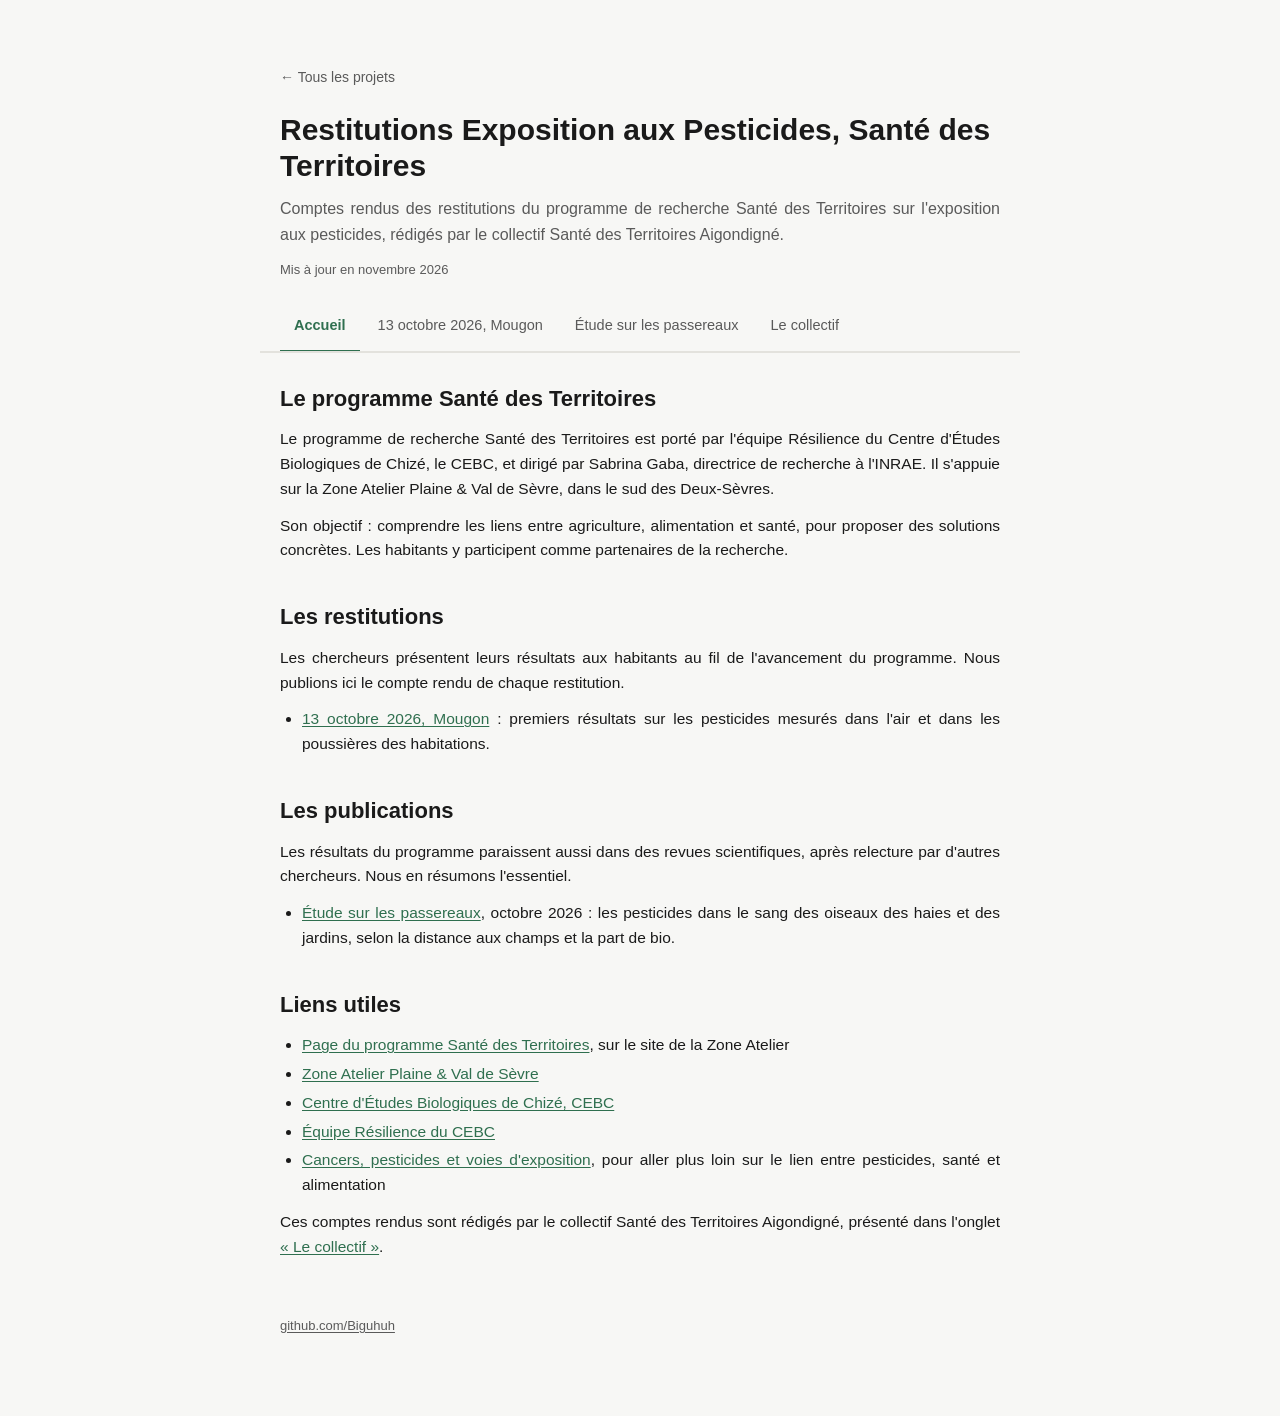
<file: restitutions-exposition-pesticides.html>
<!DOCTYPE html>
<html lang="fr">
<head>
<meta charset="UTF-8">
<meta name="viewport" content="width=device-width, initial-scale=1.0">
<title>Restitutions Exposition aux Pesticides, Santé des Territoires</title>
<meta name="description" content="Comptes rendus des restitutions du programme de recherche Santé des Territoires sur l'exposition aux pesticides — Collectif Santé des Territoires Aigondigné">
<style>
  :root {
    --bg: #f7f7f5;
    --card-bg: #ffffff;
    --text: #1a1a1a;
    --muted: #5a5a5a;
    --accent: #2f6f4f;
    --border: #e3e2dd;
  }
  @media (prefers-color-scheme: dark) {
    :root {
      --bg: #14161a;
      --card-bg: #1d2025;
      --text: #f0f0ee;
      --muted: #a3a6ab;
      --accent: #6fcf97;
      --border: #2c2f35;
    }
  }
  /* Même mise en page que les pages Bio et pesticides et Cancers. */
  * { box-sizing: border-box; }
  html { color-scheme: light dark; }
  body {
    margin: 0;
    background: var(--bg);
    color: var(--text);
    font-family: -apple-system, BlinkMacSystemFont, "Segoe UI", Roboto, Helvetica, Arial, sans-serif;
    line-height: 1.6;
  }
  main { max-width: 760px; margin: 0 auto; padding: 64px 20px 80px; }
  .back { display: inline-block; margin-bottom: 24px; font-size: 14px; color: var(--muted); text-decoration: none; }
  .back:hover { color: var(--accent); }
  h1 { font-size: 30px; margin: 0 0 12px; line-height: 1.2; }
  .lead { color: var(--muted); font-size: 16px; margin: 0 0 20px; }
  .pub-date { font-size: 13px; color: var(--muted); margin: -8px 0 20px; }

  nav.tabs {
    position: sticky; top: 0; z-index: 10;
    background: var(--bg); border-bottom: 2px solid var(--border);
    margin: 0 -20px 32px; padding: 0 20px;
  }
  .tabs-inner { display: flex; gap: 4px; overflow-x: auto; -webkit-overflow-scrolling: touch; scrollbar-width: thin; }
  .tabs [role="tab"] {
    appearance: none; border: none; background: transparent; font: inherit;
    font-size: 14.5px; color: var(--muted); padding: 14px 14px 12px; white-space: nowrap; cursor: pointer;
    border-bottom: 3px solid transparent; margin-bottom: -2px;
    transition: color 0.15s ease, border-color 0.15s ease;
  }
  .tabs [role="tab"]:hover { color: var(--text); }
  .tabs [role="tab"][aria-selected="true"] { color: var(--accent); font-weight: 600; border-bottom-color: var(--accent); }
  .tabs [role="tab"]:focus-visible { outline: 2px solid var(--accent); outline-offset: -2px; }
  .tab-panel:focus { outline: none; }
  [id] { scroll-margin-top: 64px; }

  h2 { font-size: 22px; margin: 0 0 14px; line-height: 1.3; }
  h2:not(:first-child) { margin-top: 40px; }
  h3 { font-size: 16px; margin: 22px 0 6px; }
  p, li { font-size: 15.5px; text-align: justify; hyphens: auto; }
  p { margin: 0 0 12px; }
  ul { margin: 0 0 12px; padding-left: 22px; }
  li { margin-bottom: 4px; }
  .signature { margin: 28px 0 0; font-weight: 600; }
  /* Note de bas d'onglet, appelée par un astérisque. */
  p.note-bas { font-size: 14px; margin-top: 28px; padding-top: 10px; border-top: 1px solid var(--accent); }
  /* « À retenir » en tête d'une restitution, même encadré que sur les pages Bio et Cancers. */
  .a-retenir {
    background: var(--card-bg); border-left: 3px solid var(--accent); border-radius: 0 8px 8px 0;
    padding: 12px 16px; margin: 0 0 24px;
  }
  .a-retenir p { font-size: 14.5px; margin: 0 0 6px; }
  .a-retenir ul { margin: 0; }
  .a-retenir li { font-size: 14.5px; margin-bottom: 6px; }
  .a-retenir li:last-child { margin-bottom: 0; }

  /* Accessibilité (WCAG 2.1 AA / RGAA) : liens soulignés, pas seulement colorés ; focus visible. */
  a { color: var(--accent); text-decoration: underline; text-underline-offset: 2px; overflow-wrap: anywhere; }
  a:hover { text-decoration-thickness: 2px; }
  a:focus-visible { outline: 2px solid var(--accent); outline-offset: 2px; border-radius: 2px; }
  @media (prefers-reduced-motion: reduce) {
    *, *::before, *::after { animation: none !important; transition: none !important; scroll-behavior: auto !important; }
  }

  footer { margin-top: 56px; font-size: 13px; color: var(--muted); }
  footer a { color: var(--muted); }
  @media (max-width: 480px) {
    main { padding-top: 40px; }
    h1 { font-size: 25px; }
    .tabs [role="tab"] { padding: 12px 11px 10px; font-size: 14px; }
  }
</style>
</head>
<body>
<main>
  <a class="back" href="https://biguhuh.github.io/">← Tous les projets</a>

  <header>
    <h1>Restitutions Exposition aux Pesticides, Santé des Territoires</h1>
    <p class="lead">Comptes rendus des restitutions du programme de recherche Santé des Territoires sur
      l'exposition aux pesticides, rédigés par le collectif Santé des Territoires Aigondigné.</p>
    <p class="pub-date">Mis à jour en novembre 2026</p>
  </header>

  <nav class="tabs" aria-label="Sections de la page">
    <div class="tabs-inner" role="tablist">
      <button role="tab" id="tab-accueil" aria-selected="true" aria-controls="panel-accueil" tabindex="0" data-tab="accueil">Accueil</button>
      <button role="tab" id="tab-2026-10-13-mougon" aria-selected="false" aria-controls="panel-2026-10-13-mougon" tabindex="-1" data-tab="2026-10-13-mougon">13 octobre 2026, Mougon</button>
      <button role="tab" id="tab-passereaux" aria-selected="false" aria-controls="panel-passereaux" tabindex="-1" data-tab="passereaux">Étude sur les passereaux</button>
      <button role="tab" id="tab-collectif" aria-selected="false" aria-controls="panel-collectif" tabindex="-1" data-tab="collectif">Le collectif</button>
    </div>
  </nav>

  <section id="panel-accueil" class="tab-panel" role="tabpanel" aria-labelledby="tab-accueil" data-tab="accueil" tabindex="0">
    <h2>Le programme Santé des Territoires</h2>

    <p>Le programme de recherche Santé des Territoires est porté par l'équipe Résilience du Centre d'Études Biologiques de Chizé, le CEBC, et dirigé par Sabrina Gaba, directrice de recherche à l'INRAE. Il s'appuie sur la Zone Atelier Plaine &amp; Val de Sèvre, dans le sud des Deux-Sèvres.</p>

    <p>Son objectif&nbsp;: comprendre les liens entre agriculture, alimentation et santé, pour proposer des solutions concrètes. Les habitants y participent comme partenaires de la recherche.</p>

    <h2>Les restitutions</h2>

    <p>Les chercheurs présentent leurs résultats aux habitants au fil de l'avancement du programme. Nous publions ici le compte rendu de chaque restitution.</p>

    <ul>
      <li><a href="#2026-10-13-mougon">13 octobre 2026, Mougon</a>&nbsp;: premiers résultats sur les pesticides mesurés dans l'air et dans les poussières des habitations.</li>
    </ul>

    <h2>Les publications</h2>

    <p>Les résultats du programme paraissent aussi dans des revues scientifiques, après relecture par d'autres chercheurs. Nous en résumons l'essentiel.</p>

    <ul>
      <li><a href="#passereaux">Étude sur les passereaux</a>, octobre 2026&nbsp;: les pesticides dans le sang des oiseaux des haies et des jardins, selon la distance aux champs et la part de bio.</li>
    </ul>

    <h2>Liens utiles</h2>

    <ul>
      <li><a href="https://za-plaineetvaldesevre.com/recherches/ecohealth/">Page du programme Santé des Territoires</a>, sur le site de la Zone Atelier</li>
      <li><a href="https://za-plaineetvaldesevre.com/">Zone Atelier Plaine &amp; Val de Sèvre</a></li>
      <li><a href="https://www.cebc.cnrs.fr/">Centre d'Études Biologiques de Chizé, CEBC</a></li>
      <li><a href="https://www.cebc.cnrs.fr/equipes/agripop">Équipe Résilience du CEBC</a></li>
      <li><a href="https://biguhuh.github.io/cancer/">Cancers, pesticides et voies d'exposition</a>, pour aller plus loin sur le lien entre pesticides, santé et alimentation</li>
    </ul>

    <p>Ces comptes rendus sont rédigés par le collectif Santé des Territoires Aigondigné, présenté dans l'onglet <a href="#collectif">«&nbsp;Le collectif&nbsp;»</a>.</p>
  </section>

  <section id="panel-2026-10-13-mougon" class="tab-panel" role="tabpanel" aria-labelledby="tab-2026-10-13-mougon" data-tab="2026-10-13-mougon" hidden>
    <h2>Restitution du 13 octobre 2026, Mougon</h2>

    <div class="a-retenir">
      <p><strong>À retenir</strong>, en attente de confirmation par des publications scientifiques</p>
      <ul>
        <li>Sur la zone d'étude du programme, 98 pesticides ont été détectés dans l'air, dont 81 à Mougon.</li>
        <li>Les poussières des habitations de Mougon contiennent en moyenne 70 pesticides, ce qui signale une présence et non un niveau de danger.</li>
        <li>L'exposition est plus forte dans les zones entourées d'agriculture conventionnelle, mais une partie des molécules vient des produits utilisés dans les maisons.</li>
        <li>Le nombre de molécules relevé est plus faible dans les communes où l'agriculture biologique est plus développée.</li>
      </ul>
    </div>

    <p>Le 13 octobre, à Mougon, Mme Sabrina Gaba, chercheuse INRAE au Centre d'Études Biologiques de Chizé (CEBC), a présenté aux habitants d'Aigondigné les premiers résultats de l'étude Santé des Territoires. Nous y étions, au nom du collectif Santé des Territoires Aigondigné.</p>

    <h3>Une recherche qui travaille avec les habitants&nbsp;:</h3>

    <p>Le programme Santé des Territoires est porté par l'équipe Résilience du Centre d'Études Biologiques de Chizé, le CEBC, dans le sud des Deux-Sèvres et dirigé par Sabrina Gaba, directrice de recherche à l'INRAE. Le projet s'appuie sur la Zone Atelier Plaine &amp; Val de Sèvre.</p>

    <p>L'ambition du programme est de rendre concrète l'idée d'une seule santé, <strong>One Health</strong>&nbsp;:</p>

    <p>la santé des humains, des animaux et de l'environnement est liée.</p>

    <p>On ne peut donc pas protéger l'une sans prendre soin des deux autres.</p>

    <p>Les chercheurs veulent&nbsp;:</p>

    <ul>
      <li>comprendre les liens entre agriculture, alimentation et santé&nbsp;;</li>
      <li>comprendre comment la biodiversité agit sur notre santé&nbsp;;</li>
      <li>proposer des solutions fondées sur la nature.</li>
    </ul>

    <p>Cela suppose de changer de regard. Ne plus exploiter la nature, mais travailler avec elle, dans un échange de services mutuels.</p>

    <p>Le programme s'appuie sur les habitants. Ils sont vus comme des sentinelles de l'état de l'environnement et de son effet sur leur santé.</p>

    <p>Le projet est en cours depuis 2021. Il a démarré à Mougon en 2025, avec une vingtaine de foyers volontaires, soit 35 habitants. Durant une quinzaine de jours, les habitants ont ouvert leur maison aux équipes du CEBC.</p>

    <p>Celles-ci y ont recherché des traces de pesticides. Elles ont notamment prélevé de la terre dans le jardin, des poussières dans l'habitation, des cheveux, des urines et des selles. Elles ont aussi compté les oiseaux, prélevé leur sang, et posé un questionnaire précis sur l'alimentation.</p>

    <h3>Ce qui a été mesuré&nbsp;:</h3>

    <p><strong>Dans l'air</strong>, 123 molécules de pesticides ont été recherchées sur la zone d'étude, qui englobe plusieurs communes agricoles&nbsp;:</p>

    <ul>
      <li>98 ont été détectées sur l'ensemble de la zone&nbsp;;</li>
      <li>81 ont été détectées sur la commune de Mougon.</li>
    </ul>

    <p><strong>Dans les poussières</strong>, 120 molécules ont été recherchées chez les habitants, avec de simples lingettes sur meubles bas, meubles hauts et sol&nbsp;:</p>

    <ul>
      <li>117 ont été détectées sur l'ensemble des lingettes à Mougon&nbsp;;</li>
      <li>70 pesticides en moyenne dans les poussières des habitations, de 48 à 96 selon les foyers&nbsp;;</li>
      <li>74 produits déclarés par les habitants, surtout des insecticides, dont 21 molécules antiparasitaires pour animaux.</li>
    </ul>

    <p>Ces chiffres révèlent une présence, pas un niveau de danger. Mais ils placent Mougon parmi les villages partenaires où le nombre de molécules différentes est le plus élevé.</p>

    <h3>L'agriculture, mais pas seulement&nbsp;:</h3>

    <ul>
      <li>Premier constat&nbsp;: l'exposition est plus forte dans les zones entourées d'agriculture conventionnelle.</li>
      <li>Second constat&nbsp;: plus inattendu, l'agriculture n'explique pas tout.</li>
    </ul>

    <p>De nombreuses molécules retrouvées ne sont pas autorisées en agriculture. On les retrouve dans les produits du quotidien&nbsp;: entretien ménager, traitements des moisissures et des boiseries, soins antiparasitaires des animaux.</p>

    <p>Une part de ce que nous respirons et touchons vient aussi des propres habitudes et pratiques des habitants.</p>

    <p>L'étude retrouve aussi des pesticides interdits depuis des décennies, qui persistent dans l'environnement. Elle met en évidence des PFAS, surnommés polluants éternels. Le surnom dit tout&nbsp;: ils ne se dégradent pas. Leur présence dans l'air semble varier avec les saisons et les activités agricoles. Ce point reste à confirmer.</p>

    <p>Dernier enseignement, et il est simple&nbsp;: plus on cherche de pesticides, plus on en trouve.</p>

    <p>On notera que le nombre de molécules relevé est plus faible dans les communes où l'agriculture biologique est plus développée. Ce n'est pas une garantie, mais c'est une piste sérieuse. Elle donne une pointe d'optimisme dans une soirée à l'ambiance studieuse. Dans la salle, les questions furent rares. Les résultats ont laissé l'assistance quelque peu abasourdie.</p>

    <p>Le collectif Santé des Territoires Aigondigné s'est présenté en fin de réunion. Le maire a conclu en rappelant les actions du SERTAD et de la mairie en faveur de la santé. La soirée s'est terminée autour d'un pot, offert par des producteurs locaux et bio.</p>

    <h3>Pour la suite&nbsp;:</h3>

    <p>Les analyses des échantillons et les recherches se poursuivent. D'autres restitutions sont prévues dans les mois à venir&nbsp;:</p>

    <ul>
      <li>les prélèvements des jardins&nbsp;: oiseaux, vers de terre, et sachets de thé enfouis, dont la dégradation mesure le niveau de vie du sol&nbsp;;</li>
      <li>les prélèvements humains&nbsp;: urines, selles et cheveux.</li>
    </ul>

    <p>Une première étude sur les oiseaux de la zone atelier a été publiée en octobre 2026. Elle porte sur des captures faites en 2023 dans deux autres villages. Elle est résumée dans l'onglet <a href="#passereaux">«&nbsp;Étude sur les passereaux&nbsp;»</a>.</p>

    <p>Le suivi de ces travaux va s'étirer sur le long terme. Les habitants y sont pleinement associés.</p>

    <h3>Et nous, que faisons-nous&nbsp;?</h3>

    <p>L'exposé de Mme Gaba se termine sur cette question&nbsp;:</p>

    <p><strong>Comment diminuer cette exposition, à titre individuel et à titre collectif&nbsp;?</strong></p>

    <p>À titre individuel&nbsp;:</p>

    <ul>
      <li>regarder ce que chacun utilise chez lui&nbsp;: produits d'entretien, traitements du bois et des moisissures, antiparasitaires&nbsp;;</li>
      <li>adapter ses usages afin de préserver sa santé, et celle de l'environnement.</li>
    </ul>

    <p>Mais l'action individuelle ne suffira pas. Comme pour la lutte contre le dérèglement climatique, <strong>l'action collective</strong> est tout aussi indispensable.</p>

    <p>Pour aller plus loin sur le lien entre pesticides, santé et alimentation&nbsp;: <a href="https://biguhuh.github.io/cancer/">https://biguhuh.github.io/cancer/</a></p>

    <p class="signature">Collectif Santé des Territoires Aigondigné</p>
  </section>

  <section id="panel-passereaux" class="tab-panel" role="tabpanel" aria-labelledby="tab-passereaux" data-tab="passereaux" hidden>
    <h2>Étude sur les passereaux, octobre 2026</h2>

    <div class="a-retenir">
      <p><strong>À retenir</strong>, résultats publiés dans une revue scientifique après relecture par d'autres chercheurs</p>
      <ul>
        <li>Pendant la reproduction, un passereau vit sur un petit territoire autour de son nid. Son sang reflète les pesticides présents près de lui. Les auteurs y voient une bonne sentinelle de la contamination locale.</li>
        <li>Sur les 111 pesticides recherchés, 37 ont été trouvés. Chaque oiseau en porte en moyenne 5. Près de deux tiers de ces molécules ne servent qu'en agriculture.</li>
        <li>17 de ces molécules étaient déjà interdites au moment des captures. La plus fréquente est l'acétamipride<sup><a href="#note-acetamipride" aria-label="Note sur l'acétamipride">*</a></sup>, interdite en France depuis 2018.</li>
        <li>Les oiseaux des jardins ne sont pas moins contaminés que ceux des haies agricoles.</li>
        <li>Plus le jardin est loin du champ conventionnel le plus proche, moins il y a de pesticides dans le sang&nbsp;: la concentration baisse de 70&nbsp;% entre 0 et 378&nbsp;m. Ce sont des associations, mesurées chez des oiseaux et non chez des habitants.</li>
      </ul>
    </div>

    <p>En octobre 2026, l'équipe du CEBC a publié dans la revue <em>Environment International</em> une étude sur les pesticides dans le sang des passereaux de la Zone Atelier Plaine &amp; Val de Sèvre. Audrey Bailly en est la première autrice. Sabrina Gaba et Vincent Bretagnolle font partie des auteurs.</p>

    <p>Cet article est issu des travaux de thèse d'Audrey Bailly, au Centre d'études biologiques de Chizé, sous la direction de Karine Monceau et Jérôme Moreau. La thèse s'intitule «&nbsp;Influence de l'agriculture biologique sur la contamination aux pesticides et les effets sublétaux chez les passereaux des agroécosystèmes&nbsp;». Son <a href="https://www.univ-larochelle.fr/wp-content/uploads/20261003_Annonce-these-de-Madame-Audrey-BAILLY.pdf">avis de soutenance</a> est publié par La Rochelle Université.</p>

    <h3>Le lien avec la restitution de Mougon&nbsp;:</h3>

    <p>À Mougon, en 2025, les équipes du CEBC ont aussi prélevé le sang des oiseaux des jardins. Ces résultats-là ne sont pas encore publiés. L'étude publiée porte sur des oiseaux capturés en 2023, dans des haies de la plaine et dans les jardins de deux autres villages de la zone atelier. Elle montre ce que les chercheurs peuvent apprendre du sang des oiseaux.</p>

    <h3>Pourquoi étudier les oiseaux&nbsp;:</h3>

    <p>Mesurer les pesticides chez les habitants est long et difficile. Les passereaux vivent près des humains, dans les jardins et les haies. Pendant la saison de reproduction, ils restent sur un petit territoire, de 20 à 150&nbsp;m de rayon environ. Leur sang reflète donc les pesticides présents autour d'eux. Les chercheurs y voient des sentinelles de l'environnement que nous partageons avec eux.</p>

    <h3>Ce qui a été mesuré&nbsp;:</h3>

    <ul>
      <li>31 sites, d'avril à juillet 2023&nbsp;: 12 haies en bordure de champs et 19 jardins dans deux villages&nbsp;;</li>
      <li>autour des haies, la part de bio dans un rayon de 250&nbsp;m va de 0 à 100&nbsp;%&nbsp;;</li>
      <li>les jardins sont situés de 0 à 378&nbsp;m du champ conventionnel le plus proche&nbsp;;</li>
      <li>217 oiseaux adultes de 11 espèces, dont le merle, le rouge-gorge, la mésange charbonnière et la fauvette à tête noire&nbsp;;</li>
      <li>une goutte de sang par oiseau, dans laquelle 111 pesticides ont été recherchés par un laboratoire du CNRS à Strasbourg.</li>
    </ul>

    <h3>Ce qui a été trouvé&nbsp;:</h3>

    <p>Chez les cinq espèces présentes à la fois dans les haies et dans les jardins, 37 molécules ont été détectées&nbsp;: 14 fongicides, 15 herbicides et 8 insecticides. Chaque oiseau en porte environ cinq en moyenne.</p>

    <p>Parmi ces 37 molécules, 17 étaient déjà interdites en France au moment des captures. La plus fréquente est l'acétamipride<sup><a href="#note-acetamipride" aria-label="Note sur l'acétamipride">*</a></sup>, un insecticide néonicotinoïde interdit en France depuis 2018. On la trouve chez 39&nbsp;% des oiseaux des jardins et chez 30&nbsp;% de ceux des haies. Pour une molécule interdite, les auteurs avancent trois explications possibles&nbsp;: un usage local qui continue, y compris illégal, une persistance dans l'environnement, ou une exposition ailleurs, pour les oiseaux migrateurs. Les données ne permettent pas de trancher.</p>

    <p>Près des deux tiers des molécules trouvées ne sont autorisées qu'en agriculture.</p>

    <h3>Jardins et haies, même niveau&nbsp;:</h3>

    <p>Les chercheurs s'attendaient à des oiseaux moins contaminés dans les jardins, où l'on utilise beaucoup moins de pesticides. Ce n'est pas le cas&nbsp;: le nombre de molécules, leur concentration et leur toxicité sont du même ordre dans les jardins et dans les haies.</p>

    <p>Pour les auteurs, les pesticides se dispersent au-delà des champs traités, par le vent au moment des épandages et par le ruissellement de l'eau. Ils jugent que les distances sans traitement fixées depuis 2020, de 5, 10 ou 20&nbsp;m selon les cultures et les produits, pourraient être insuffisantes.</p>

    <h3>La distance aux champs compte&nbsp;:</h3>

    <p>Dans les jardins, la contamination des oiseaux baisse quand on s'éloigne du champ conventionnel le plus proche. Entre 0 et 378&nbsp;m, selon les modèles de l'étude&nbsp;:</p>

    <ul>
      <li>le nombre de molécules baisse de 30&nbsp;%&nbsp;;</li>
      <li>la concentration totale baisse de 70&nbsp;%&nbsp;;</li>
      <li>l'indice de toxicité baisse de 85&nbsp;%, avec une marge d'incertitude large, de 41 à 96&nbsp;%.</li>
    </ul>

    <p>Les auteurs n'excluent pas que des habitants utilisent des pesticides dans leur jardin. Mais pour eux, la principale source de contamination reste les pesticides épandus sur les cultures conventionnelles.</p>

    <h3>Le bio autour des haies&nbsp;:</h3>

    <p>Dans les haies, plus la part de bio est grande dans un rayon de 250&nbsp;m, plus la concentration de pesticides dans le sang des oiseaux est faible. Entre 0 et 100&nbsp;% de bio, la baisse estimée est de 61&nbsp;%, avec une marge d'incertitude de 32,5 à 77,8&nbsp;%.</p>

    <p>Sur le nombre de molécules et l'indice de toxicité, aucun effet n'est mis en évidence. Selon les auteurs, les pesticides se dispersent largement, et une partie peut venir de traitements antérieurs au passage en bio.</p>

    <h3>Les limites de l'étude&nbsp;:</h3>

    <ul>
      <li>Ce sont des associations, pas la preuve d'une cause.</li>
      <li>Les captures portent sur une seule saison, 2023, et sur peu d'oiseaux pour certaines espèces.</li>
      <li>Les effets varient selon les espèces. Le rouge-gorge, qui vit sur un petit territoire, fait partie des espèces les plus pertinentes pour suivre les pesticides présents autour d'elles.</li>
      <li>L'indice de toxicité sert à comparer les oiseaux entre eux. Il ne mesure pas un risque pour leur santé.</li>
      <li>L'étude porte sur des oiseaux. Elle ne dit rien directement de l'exposition des habitants.</li>
    </ul>

    <p>Les auteurs demandent que ces résultats soient confirmés avec plus d'oiseaux et plus d'espèces. Selon eux, des mesures dans l'environnement et chez les habitants sont en cours d'analyse.</p>

    <h3>Pour aller plus loin&nbsp;:</h3>

    <p>Référence de l'article, en accès libre&nbsp;: Bailly A., Monceau K., Millet M., Debenest E., Gaba S., Bretagnolle V., Moreau J., 2026. Passerine birds as bio-indicators of pesticide levels in farmlands and gardens: mitigation by organic farming and distance from treated fields. <em>Environment International</em> 217:110574. <a href="https://doi.org/10.1016/j.envint.2026.110574">doi:10.1016/j.envint.2026.110574</a></p>

    <p>Cette étude est aussi présentée sur la page <a href="https://biguhuh.github.io/bio-pesticides/#passereaux">Bio et pesticides</a>, avec les autres travaux du CEBC sur la plaine au sud de Niort.</p>

    <p class="note-bas" id="note-acetamipride">* L'acétamipride est interdite en France depuis 2018. La loi Duplomb de 2025 prévoyait de permettre son retour par dérogation. Le Conseil constitutionnel a censuré cette disposition le 7 août 2025, par sa <a href="https://www.conseil-constitutionnel.fr/decision/2025/2025891DC.htm">décision n°&nbsp;2025-891 DC</a>. La <a href="https://www.legifrance.gouv.fr/jorf/id/JORFTEXT000054707007">loi d'urgence agricole du 18 août 2026</a> ouvre une autre voie. Elle permet à l'Anses d'accorder des dérogations pour la seule culture des noisettes. Chaque dérogation dure un an, renouvelable deux fois. Le Conseil constitutionnel a jugé cette disposition conforme à la Constitution, avec des réserves, par sa <a href="https://www.conseil-constitutionnel.fr/decision/2026/2026914DC.htm">décision n°&nbsp;2026-914 DC</a>. Les oiseaux de l'étude ont été capturés en 2023, quand l'acétamipride était interdite.</p>

    <p class="signature">Collectif Santé des Territoires Aigondigné</p>
  </section>

  <section id="panel-collectif" class="tab-panel" role="tabpanel" aria-labelledby="tab-collectif" data-tab="collectif" hidden>
    <h2>Le collectif Santé des Territoires Aigondigné</h2>

    <p>Le collectif Santé des Territoires Aigondigné, STA, réunit des habitants engagés aux côtés des chercheurs du programme Santé des Territoires. Il suit les résultats de la recherche, les partage avec les habitants et porte des propositions concrètes pour agir à l'échelle de la commune.</p>

    <p>Sa priorité actuelle est la santé des enfants, avec deux chantiers&nbsp;: les ordonnances vertes et plus de bio dans les cantines.</p>

    <p>Envie de nous rejoindre, ou simplement d'en savoir plus&nbsp;? Écrivez-nous à <a href="mailto:sante.territoires.aigondigne@gmail.com">sante.territoires.aigondigne@gmail.com</a>.</p>
  </section>

  <footer>
    <a href="https://github.com/Biguhuh">github.com/Biguhuh</a>
  </footer>
</main>
<script>
(function () {
  "use strict";

  var tabs = Array.prototype.slice.call(document.querySelectorAll('.tabs [role="tab"]'));
  var panels = Array.prototype.slice.call(document.querySelectorAll(".tab-panel"));

  function isTabName(name) {
    return tabs.some(function (t) { return t.dataset.tab === name; });
  }

  function activateTab(name, opts) {
    opts = opts || {};
    if (!isTabName(name)) return;
    tabs.forEach(function (tab) {
      var on = tab.dataset.tab === name;
      tab.setAttribute("aria-selected", on ? "true" : "false");
      tab.tabIndex = on ? 0 : -1;
    });
    panels.forEach(function (panel) {
      var on = panel.dataset.tab === name;
      panel.hidden = !on;
      panel.tabIndex = on ? 0 : -1;
    });
    if (opts.updateHash) history.replaceState(null, "", "#" + name);
  }

  tabs.forEach(function (tab, i) {
    tab.addEventListener("click", function () {
      activateTab(tab.dataset.tab, { updateHash: true });
    });
    tab.addEventListener("keydown", function (e) {
      var idx = null;
      if (e.key === "ArrowRight") idx = (i + 1) % tabs.length;
      else if (e.key === "ArrowLeft") idx = (i - 1 + tabs.length) % tabs.length;
      else if (e.key === "Home") idx = 0;
      else if (e.key === "End") idx = tabs.length - 1;
      else return;
      e.preventDefault();
      tabs[idx].focus();
      activateTab(tabs[idx].dataset.tab, { updateHash: true });
    });
  });

  // Les liens internes vers un onglet, comme la liste des restitutions de l'Accueil,
  // basculent d'onglet et remontent en haut de la page.
  document.addEventListener("click", function (e) {
    var link = e.target.closest('a[href^="#"]');
    if (!link) return;
    var name = link.getAttribute("href").slice(1);
    if (!isTabName(name)) return;
    e.preventDefault();
    activateTab(name, { updateHash: true });
    document.querySelector(".tabs").scrollIntoView({ block: "start" });
  });

  window.addEventListener("hashchange", function () {
    activateTab(location.hash.slice(1), {});
  });

  var initial = location.hash.slice(1);
  activateTab(isTabName(initial) ? initial : tabs[0].dataset.tab, {});
})();
</script>
</body>
</html>
</file>
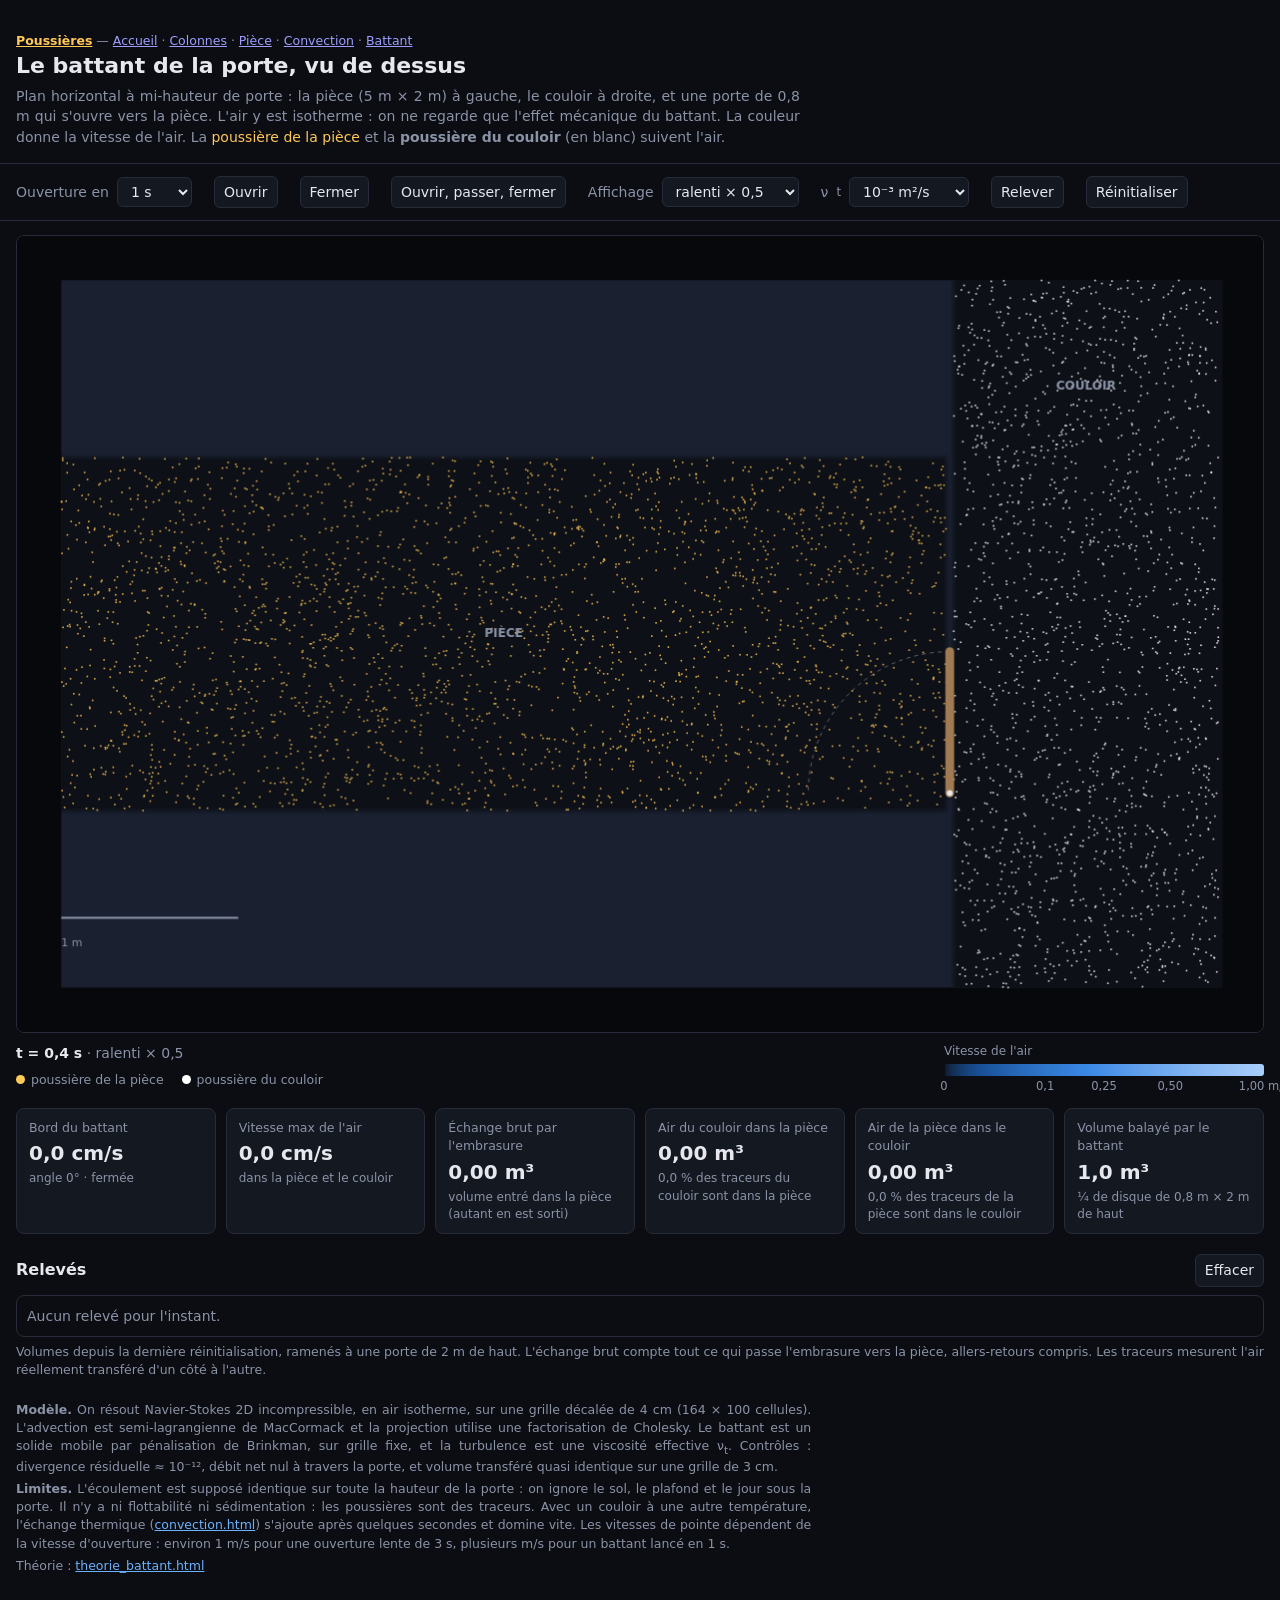
<file: poussieres/battant.html>
<!doctype html>
<html lang="fr">
<head>
<meta charset="utf-8">
<meta name="viewport" content="width=device-width, initial-scale=1">
<title>Battant de porte</title>
<style>
  :root {
    color-scheme: dark;
    --fond: #0b0d12;
    --panneau: #141821;
    --bord: #262c3a;
    --texte: #e6e8ee;
    --doux: #8b93a7;
    --accent: #4fd6a5;
    --lien: #6cb2ff;
    --piece: #ffc857;
    --couloir: #ffffff;
  }
  * { box-sizing: border-box; }
  body {
    margin: 0;
    background: var(--fond);
    color: var(--texte);
    font: 14px/1.45 system-ui, -apple-system, "Segoe UI", Roboto, sans-serif;
  }
  header, .commandes, main, footer { max-width: 1400px; margin: 0 auto; padding: 0 16px; }
  header { padding-top: 20px; }
  h1 { font-size: 22px; margin: 0 0 4px; font-weight: 650; }
  header p { margin: 0; color: var(--doux); max-width: 88ch; text-align: justify; hyphens: auto; }
  .commandes {
    display: flex; flex-wrap: wrap; gap: 10px 22px; align-items: center;
    margin-top: 16px; padding-top: 12px; padding-bottom: 12px;
    border-top: 1px solid var(--bord); border-bottom: 1px solid var(--bord);
  }
  .commandes label { display: flex; align-items: center; gap: 8px; color: var(--doux); }
  select, button {
    background: var(--panneau); color: var(--texte); border: 1px solid var(--bord);
    border-radius: 6px; padding: 5px 9px; font: inherit;
  }
  button { cursor: pointer; }
  button:hover { border-color: var(--doux); }
  main { margin-top: 14px; }
  canvas#plan {
    display: block; width: 100%; aspect-ratio: 7.04 / 4.5;
    border: 1px solid var(--bord); border-radius: 8px; background: #07080c;
  }
  .sous-scene { display: flex; flex-wrap: wrap; justify-content: space-between; align-items: flex-start; gap: 10px 24px; margin-top: 10px; }
  .statut { font-variant-numeric: tabular-nums; }
  .statut strong { font-weight: 600; }
  .statut .doux, .doux { color: var(--doux); }
  .echelle { min-width: 240px; flex: 0 1 320px; }
  .echelle .titre { font-size: 12px; color: var(--doux); margin-bottom: 4px; }
  .echelle canvas { display: block; width: 100%; height: 12px; border-radius: 3px; }
  .graduations { position: relative; height: 16px; font-size: 11.5px; color: var(--doux); font-variant-numeric: tabular-nums; }
  .graduations span { position: absolute; transform: translateX(-50%); top: 2px; white-space: nowrap; }
  .legende { display: flex; flex-wrap: wrap; gap: 6px 18px; margin-top: 8px; color: var(--doux); font-size: 12.5px; }
  .pastille::before {
    content: ""; display: inline-block; width: 9px; height: 9px; border-radius: 50%;
    margin-right: 6px; background: var(--c);
  }
  .tuiles { display: grid; gap: 10px; margin-top: 16px; grid-template-columns: repeat(auto-fit, minmax(180px, 1fr)); }
  .tuile { background: var(--panneau); border: 1px solid var(--bord); border-radius: 8px; padding: 10px 12px; }
  .tuile .etiquette { color: var(--doux); font-size: 12.5px; }
  .tuile .valeur { font-size: 20px; font-weight: 620; font-variant-numeric: tabular-nums; margin-top: 2px; }
  .tuile .detail { color: var(--doux); font-size: 12px; margin-top: 2px; }
  section.resultats { margin-top: 20px; }
  section.resultats h2 { font-size: 16px; margin: 0; font-weight: 620; }
  .entete { display: flex; flex-wrap: wrap; align-items: baseline; justify-content: space-between; gap: 8px; margin-bottom: 8px; }
  .defile { overflow-x: auto; border: 1px solid var(--bord); border-radius: 8px; }
  table { border-collapse: collapse; width: 100%; font-variant-numeric: tabular-nums; font-size: 13px; }
  th, td { padding: 6px 10px; text-align: right; white-space: nowrap; }
  th:first-child, td:first-child { text-align: left; }
  thead th { color: var(--doux); font-weight: 550; background: var(--panneau); border-bottom: 1px solid var(--bord); }
  tbody tr + tr td { border-top: 1px solid #1a1f2a; }
  .vide { color: var(--doux); padding: 10px; }
  .note { color: var(--doux); font-size: 12.5px; margin: 6px 0 0; }
  footer { color: var(--doux); font-size: 12.5px; padding-bottom: 28px; margin-top: 22px; }
  footer p { margin: 4px 0; max-width: 100ch; text-align: justify; hyphens: auto; }
  footer a { color: var(--lien); }
</style>
</head>
<body>
<header>
  <nav class="site-nav" style="font-size:12.5px;color:#8b93a7;padding-top:12px"><a href="index.html" style="color:#ffc857;font-weight:600">Poussières</a> — <a href="index.html">Accueil</a> · <a href="colonnes.html">Colonnes</a> · <a href="piece.html">Pièce</a> · <a href="convection.html">Convection</a> · <a href="battant.html">Battant</a></nav>
  <h1>Le battant de la porte, vu de dessus</h1>
  <p>Plan horizontal à mi-hauteur de porte : la pièce (5 m × 2 m) à gauche, le couloir à droite, et une porte de 0,8 m qui s'ouvre vers la pièce.
     L'air y est isotherme : on ne regarde que l'effet mécanique du battant. La couleur donne la vitesse de l'air.
     La <span style="color:var(--piece)">poussière de la pièce</span> et la <strong>poussière du couloir</strong> (en blanc) suivent l'air.</p>
</header>

<div class="commandes">
  <label>Ouverture en
    <select id="duree">
      <option value="0.5">0,5 s</option>
      <option value="1" selected>1 s</option>
      <option value="2">2 s</option>
      <option value="3">3 s</option>
    </select>
  </label>
  <button id="ouvrir">Ouvrir</button>
  <button id="fermer">Fermer</button>
  <button id="cycle" title="Ouvre, attend 3 s (le temps de passer), puis referme">Ouvrir, passer, fermer</button>
  <label>Affichage
    <select id="vitesse">
      <option value="0.25">ralenti × 0,25</option>
      <option value="0.5" selected>ralenti × 0,5</option>
      <option value="1">temps réel</option>
    </select>
  </label>
  <label title="Viscosité turbulente effective (théorie §3.1)">ν<sub>t</sub>
    <select id="nut">
      <option value="0.0005">5·10⁻⁴ m²/s</option>
      <option value="0.001" selected>10⁻³ m²/s</option>
      <option value="0.002">2·10⁻³ m²/s</option>
      <option value="0.005">5·10⁻³ m²/s</option>
    </select>
  </label>
  <button id="relever" title="Ajoute l'état actuel au tableau des relevés">Relever</button>
  <button id="reinit" title="Air au repos, poussières remises en place, compteurs à zéro (la porte reste dans sa position)">Réinitialiser</button>
</div>

<main>
  <canvas id="plan" aria-label="Vue de dessus de la pièce et du couloir : vitesse de l'air, battant de porte et poussières"></canvas>
  <div class="sous-scene">
    <div>
      <div class="statut" id="statut" aria-live="polite"></div>
      <div class="legende">
        <span class="pastille" style="--c:var(--piece)">poussière de la pièce</span>
        <span class="pastille" style="--c:var(--couloir)">poussière du couloir</span>
      </div>
    </div>
    <div class="echelle">
      <div class="titre">Vitesse de l'air</div>
      <canvas id="barre" aria-hidden="true"></canvas>
      <div class="graduations" id="graduations"></div>
    </div>
  </div>
  <div class="tuiles">
    <div class="tuile"><div class="etiquette">Bord du battant</div><div class="valeur" id="vBord">—</div><div class="detail" id="vAngle"></div></div>
    <div class="tuile"><div class="etiquette">Vitesse max de l'air</div><div class="valeur" id="vMax">—</div><div class="detail">dans la pièce et le couloir</div></div>
    <div class="tuile"><div class="etiquette">Échange brut par l'embrasure</div><div class="valeur" id="vFlux">—</div><div class="detail">volume entré dans la pièce (autant en est sorti)</div></div>
    <div class="tuile"><div class="etiquette">Air du couloir dans la pièce</div><div class="valeur" id="vC">—</div><div class="detail" id="vCd">d'après les traceurs</div></div>
    <div class="tuile"><div class="etiquette">Air de la pièce dans le couloir</div><div class="valeur" id="vP">—</div><div class="detail" id="vPd">d'après les traceurs</div></div>
    <div class="tuile"><div class="etiquette">Volume balayé par le battant</div><div class="valeur">1,0 m³</div><div class="detail">¼ de disque de 0,8 m × 2 m de haut</div></div>
  </div>

  <section class="resultats">
    <div class="entete">
      <h2>Relevés</h2>
      <button id="effacer">Effacer</button>
    </div>
    <div class="defile" id="releves"></div>
    <p class="note">Volumes depuis la dernière réinitialisation, ramenés à une porte de 2 m de haut. L'échange brut compte tout ce qui passe l'embrasure vers la pièce, allers-retours compris.
       Les traceurs mesurent l'air réellement transféré d'un côté à l'autre.</p>
  </section>
</main>

<footer>
  <p><strong>Modèle.</strong> On résout Navier-Stokes 2D incompressible, en air isotherme, sur une grille décalée de 4 cm (164 × 100 cellules).
     L'advection est semi-lagrangienne de MacCormack et la projection utilise une factorisation de Cholesky.
     Le battant est un solide mobile par pénalisation de Brinkman, sur grille fixe, et la turbulence est une viscosité effective ν<sub>t</sub>.
     Contrôles : divergence résiduelle ≈ 10⁻¹², débit net nul à travers la porte, et volume transféré quasi identique sur une grille de 3 cm.</p>
  <p><strong>Limites.</strong> L'écoulement est supposé identique sur toute la hauteur de la porte : on ignore le sol, le plafond et le jour sous la porte.
     Il n'y a ni flottabilité ni sédimentation : les poussières sont des traceurs. Avec un couloir à une autre température, l'échange thermique
     (<a href="convection.html">convection.html</a>) s'ajoute après quelques secondes et domine vite.
     Les vitesses de pointe dépendent de la vitesse d'ouverture : environ 1 m/s pour une ouverture lente de 3 s, plusieurs m/s pour un battant lancé en 1 s.</p>
  <p>Théorie : <a href="theorie_battant.html">theorie_battant.html</a></p>
</footer>

<script src="battant.js"></script>
<script>
(() => {
  const GEO = { dx: 0.04, L: 5, W: 2, LC: 1.5, yC0: -1, yC1: 3, xMur: 5, epMur: 0.04, yPorte0: 0.1, yPorte1: 0.9, lPorte: 0.8, epBattant: 0.06, hauteur: 2 };
  const NU_AIR = 1.51e-5;
  const VUE = { x0: -0.25, x1: 6.79, y0: -1.25, y1: 3.25 };
  const V_REF = 1;   // m/s, haut de l'échelle de couleur
  const $ = (id) => document.getElementById(id);
  const fr = (x, d = 2) => x.toLocaleString("fr-FR", { minimumFractionDigits: d, maximumFractionDigits: d });

  // ---------- Couleur de vitesse : séquentielle bleue, du fond au bleu clair ----------
  const RAMPE = [[13, 16, 23], [24, 79, 149], [57, 135, 229], [169, 205, 250]];
  function couleurV(v) {
    const f = Math.sqrt(Math.min(1, Math.max(0, v / V_REF))) * (RAMPE.length - 1);
    const i = Math.min(RAMPE.length - 2, Math.floor(f)), t = f - i;
    return RAMPE[i].map((c, k) => Math.round(c + (RAMPE[i + 1][k] - c) * t));
  }

  // ---------- Moteur ----------
  let instant = null, envoyer;
  function demarrer() {
    const recevoir = (m) => { instant = m; };
    const repli = () => { const p = Battant.pilote(recevoir, 12); envoyer = (m) => p(m); };
    try {
      const w = new Worker("battant-worker.js");
      let ok = false;
      w.onmessage = (e) => { ok = true; recevoir(e.data); };
      w.onerror = (e) => { e.preventDefault(); if (!ok) { repli(); init(); } };
      envoyer = (m) => w.postMessage(m);
    } catch {
      repli();
    }
  }
  const init = () => envoyer({ type: "init", geo: GEO, nu: NU_AIR + +$("nut").value, nTraceurs: 3000 });

  // ---------- Rendu ----------
  const canvas = $("plan"), ctx = canvas.getContext("2d");
  const carte = document.createElement("canvas"), carteCtx = carte.getContext("2d");
  let image = null, echelle = 1, dpr = 1;
  function dimensionner() {
    const r = canvas.getBoundingClientRect();
    dpr = window.devicePixelRatio || 1;
    canvas.width = Math.round(r.width * dpr);
    canvas.height = Math.round(r.height * dpr);
    echelle = canvas.width / (VUE.x1 - VUE.x0);
    majEchelle();
  }
  const ex = (x) => (x - VUE.x0) * echelle;
  const ey = (y) => (VUE.y1 - y) * echelle;

  function dessiner() {
    const W = canvas.width, H = canvas.height;
    ctx.fillStyle = "#07080c";
    ctx.fillRect(0, 0, W, H);
    if (!instant) return;
    const m = instant, { nx, ny, dx, X0, Y0 } = m;
    // Murs et extérieur, puis vitesse de l'air dans les cellules fluides
    ctx.fillStyle = "#1a2030";
    ctx.fillRect(ex(X0), ey(Y0 + ny * dx), nx * dx * echelle, ny * dx * echelle);
    if (!image || carte.width !== nx) { carte.width = nx; carte.height = ny; image = carteCtx.createImageData(nx, ny); }
    const d = image.data;
    for (let j = 0; j < ny; j++) for (let i = 0; i < nx; i++) {
      const v = m.vitesse[i + j * nx], o = (i + (ny - 1 - j) * nx) * 4;
      if (v < 0) { d[o + 3] = 0; continue; }
      const c = couleurV(v);
      d[o] = c[0]; d[o + 1] = c[1]; d[o + 2] = c[2]; d[o + 3] = 255;
    }
    carteCtx.putImageData(image, 0, 0);
    ctx.imageSmoothingEnabled = true;
    ctx.drawImage(carte, ex(X0), ey(Y0 + ny * dx), nx * dx * echelle, ny * dx * echelle);

    // Aire balayée par le battant
    const B = m.battant;
    ctx.strokeStyle = "rgba(240,239,236,0.35)";
    ctx.lineWidth = 1 * dpr;
    ctx.setLineDash([4 * dpr, 4 * dpr]);
    ctx.beginPath();
    for (let k = 0; k <= 30; k++) {
      const ph = (k / 30) * (Math.PI / 2), x = B.xh - GEO.lPorte * Math.sin(ph), y = B.yh + GEO.lPorte * Math.cos(ph);
      if (k === 0) ctx.moveTo(ex(x), ey(y)); else ctx.lineTo(ex(x), ey(y));
    }
    ctx.stroke();
    ctx.setLineDash([]);

    // Poussières : pièce en jaune, couloir en blanc
    const t = 1.6 * dpr;
    for (const [o, coul] of [[0, "#ffc857"], [1, "#ffffff"]]) {
      ctx.fillStyle = coul;
      ctx.globalAlpha = 0.85;
      for (let k = 0; k < m.tx.length; k++) if (m.to[k] === o) ctx.fillRect(ex(m.tx[k]) - t / 2, ey(m.ty[k]) - t / 2, t, t);
    }
    ctx.globalAlpha = 1;

    // Battant
    ctx.strokeStyle = "#a07a52";
    ctx.lineCap = "round";
    ctx.lineWidth = Math.max(3 * dpr, 0.05 * echelle);
    ctx.beginPath(); ctx.moveTo(ex(B.xh), ey(B.yh)); ctx.lineTo(ex(B.xb), ey(B.yb)); ctx.stroke();
    ctx.lineCap = "butt";
    ctx.fillStyle = "#e6e8ee";
    ctx.beginPath(); ctx.arc(ex(B.xh), ey(B.yh), 3 * dpr, 0, 2 * Math.PI); ctx.fill();

    // Étiquettes et échelle
    ctx.fillStyle = "#8b93a7";
    ctx.font = `600 ${12 * dpr}px system-ui, sans-serif`;
    ctx.textAlign = "center"; ctx.textBaseline = "middle";
    ctx.fillText("PIÈCE", ex(2.5), ey(1.0));
    ctx.save();
    ctx.translate(ex(GEO.xMur + GEO.epMur + GEO.LC / 2), ey(2.4));
    ctx.fillText("COULOIR", 0, 0);
    ctx.restore();
    ctx.font = `${11 * dpr}px system-ui, sans-serif`;
    ctx.textAlign = "left";
    ctx.fillStyle = "#8b93a7";
    ctx.fillRect(ex(0), ey(-0.6), echelle, 2 * dpr);
    ctx.fillText("1 m", ex(0), ey(-0.75));
  }

  function majEchelle() {
    const barre = $("barre"), r = barre.getBoundingClientRect();
    barre.width = Math.max(1, Math.round(r.width * dpr));
    barre.height = Math.max(1, Math.round(r.height * dpr));
    const c = barre.getContext("2d");
    for (let x = 0; x < barre.width; x++) {
      const col = couleurV((V_REF * x) / (barre.width - 1));
      c.fillStyle = `rgb(${col})`;
      c.fillRect(x, 0, 1, barre.height);
    }
    $("graduations").innerHTML = [0, 0.1, 0.25, 0.5, 1].map((v) =>
      `<span style="left:${100 * Math.sqrt(v / V_REF)}%">${fr(v, v < 0.25 && v > 0 ? 1 : v ? 2 : 0)}${v === 1 ? " m/s" : ""}</span>`).join("");
  }

  // ---------- Mesures ----------
  const vol = (m) => ({
    c: (m.cDansPiece / m.nCouloir) * m.aCouloir * GEO.hauteur,
    p: (m.pDansCouloir / m.nPiece) * m.aPiece * GEO.hauteur,
  });
  const vitTxt = (v) => (v < 0.1 ? fr(v * 100, 1) + " cm/s" : fr(v, 2) + " m/s");
  function majMesures() {
    const m = instant;
    if (!m) return;
    const angle = (m.theta * 180) / Math.PI;
    $("vBord").textContent = vitTxt(Math.abs(m.omega) * GEO.lPorte);
    $("vAngle").textContent = `angle ${fr(angle, 0)}° · ${m.enMouvement ? "en mouvement" : angle < 1 ? "fermée" : angle > 89 ? "ouverte" : "arrêtée"}`;
    $("vMax").textContent = vitTxt(m.umax);
    $("vFlux").textContent = fr(m.vEntrant) + " m³";
    const v = vol(m);
    $("vC").textContent = fr(v.c) + " m³";
    $("vCd").textContent = `${fr((100 * m.cDansPiece) / m.nCouloir, 1)} % des traceurs du couloir sont dans la pièce`;
    $("vP").textContent = fr(v.p) + " m³";
    $("vPd").textContent = `${fr((100 * m.pDansCouloir) / m.nPiece, 1)} % des traceurs de la pièce sont dans le couloir`;
    $("statut").innerHTML = `<strong>t = ${fr(m.temps, 1)} s</strong> <span class="doux">· ${$("vitesse").selectedOptions[0].textContent}`
      + (m.retard ? " · le calcul ne suit pas, l'animation ralentit" : "") + "</span>";
  }

  // ---------- Relevés ----------
  let releves = [];
  function relever() {
    const m = instant;
    if (!m) return;
    const v = vol(m);
    releves.push({ t: m.temps, ouverture: $("duree").value, nut: $("nut").selectedOptions[0].textContent, flux: m.vEntrant, c: v.c, p: v.p });
    majReleves();
  }
  function majReleves() {
    const el = $("releves");
    if (!releves.length) { el.innerHTML = '<div class="vide">Aucun relevé pour l\'instant.</div>'; return; }
    el.innerHTML = `<table><thead><tr><th>#</th><th>t</th><th>Ouverture en</th><th>ν<sub>t</sub></th><th>Échange brut</th><th>Air du couloir dans la pièce</th><th>Air de la pièce dans le couloir</th></tr></thead><tbody>`
      + releves.map((r, i) => `<tr><td>${i + 1}</td><td>${fr(r.t, 1)} s</td><td>${fr(+r.ouverture, 1)} s</td><td>${r.nut}</td><td>${fr(r.flux)} m³</td><td>${fr(r.c)} m³</td><td>${fr(r.p)} m³</td></tr>`).join("")
      + "</tbody></table>";
  }

  // ---------- Commandes ----------
  const evenement = (action) => envoyer({ type: "evenement", action, T: +$("duree").value, attente: 3 });
  $("ouvrir").onclick = () => evenement("ouvrir");
  $("fermer").onclick = () => evenement("fermer");
  $("cycle").onclick = () => evenement("cycle");
  $("vitesse").onchange = (e) => envoyer({ type: "vitesse", valeur: +e.target.value });
  $("nut").onchange = (e) => envoyer({ type: "nu", valeur: NU_AIR + +e.target.value });
  $("reinit").onclick = () => envoyer({ type: "reinit" });
  $("relever").onclick = relever;
  $("effacer").onclick = () => { releves = []; majReleves(); };
  window.addEventListener("resize", dimensionner);

  let dernier = 0;
  function boucle(t) {
    dessiner();
    if (t - dernier > 150) { dernier = t; majMesures(); }
    requestAnimationFrame(boucle);
  }

  dimensionner();
  demarrer();
  init();
  envoyer({ type: "vitesse", valeur: +$("vitesse").value });
  majReleves();
  requestAnimationFrame(boucle);
})();
</script>
</body>
</html>
</file>
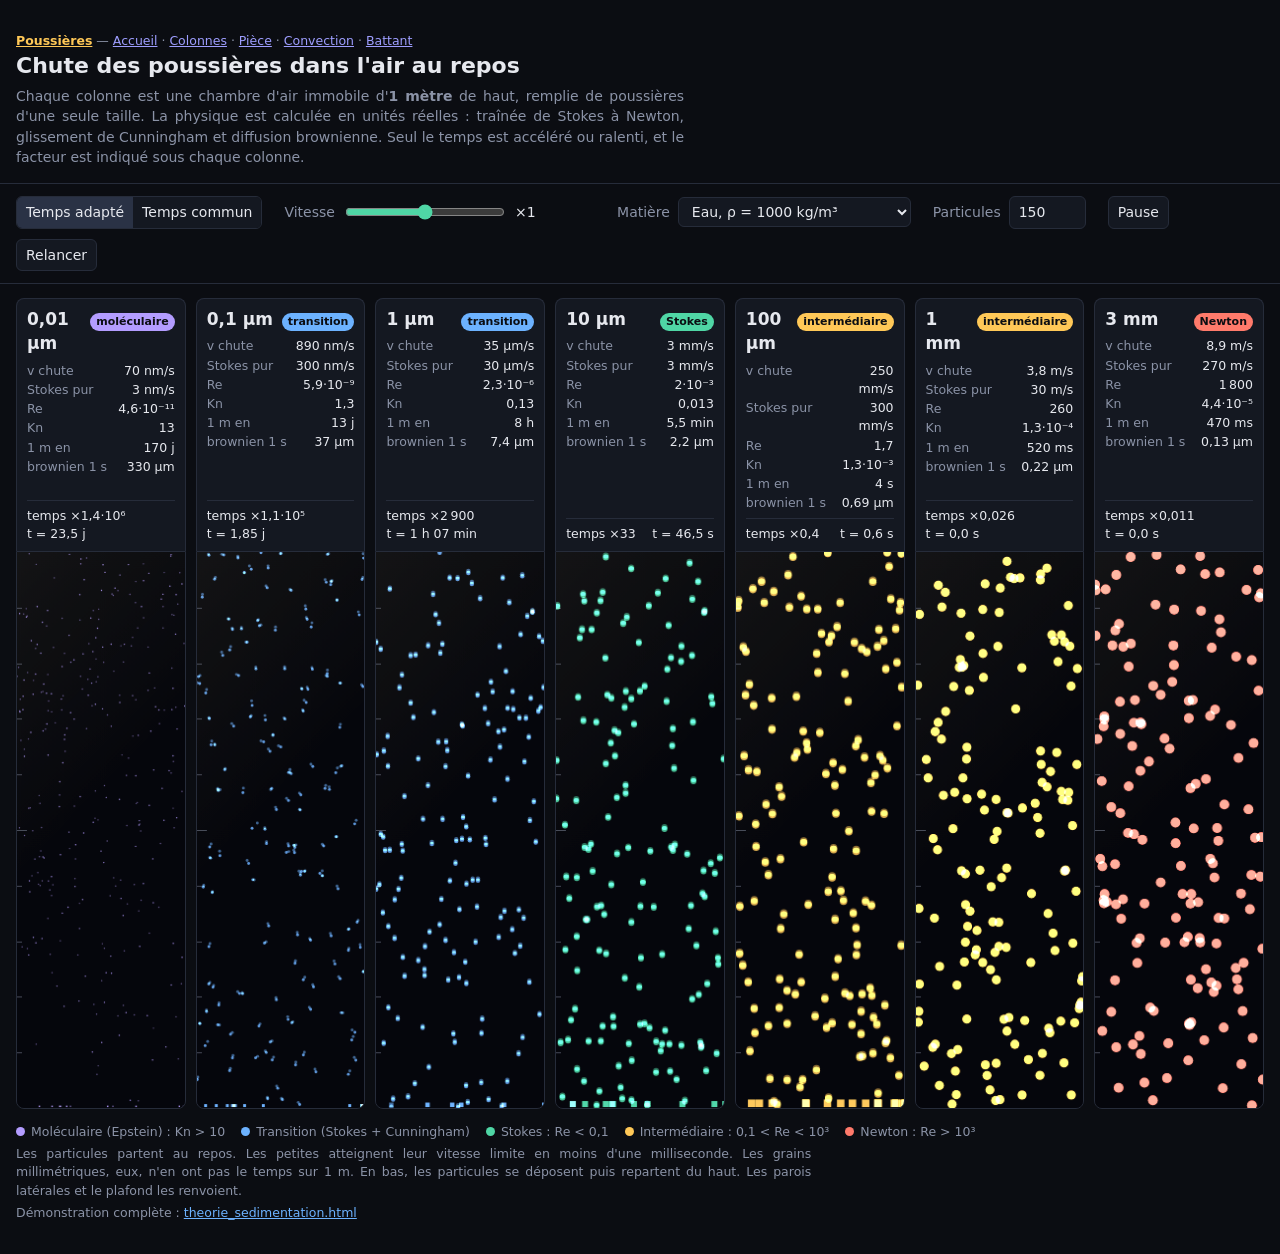
<file: poussieres/colonnes.html>
<!doctype html>
<html lang="fr">
<head>
<meta charset="utf-8">
<meta name="viewport" content="width=device-width, initial-scale=1">
<title>Chute des poussières</title>
<style>
  :root {
    color-scheme: dark;
    --fond: #0b0d12;
    --panneau: #141821;
    --bord: #262c3a;
    --texte: #e6e8ee;
    --doux: #8b93a7;
    --faisceau: rgba(255, 236, 190, 0.05);
    --moleculaire: #b39cff;
    --transition: #6cb2ff;
    --stokes: #4fd6a5;
    --intermediaire: #ffc857;
    --newton: #ff7a6b;
  }
  * { box-sizing: border-box; }
  body {
    margin: 0;
    background: var(--fond);
    color: var(--texte);
    font: 14px/1.45 system-ui, -apple-system, "Segoe UI", Roboto, sans-serif;
  }
  header, .commandes, main, footer { max-width: 1400px; margin: 0 auto; padding: 0 16px; }
  header { padding-top: 20px; }
  h1 { font-size: 22px; margin: 0 0 4px; font-weight: 650; }
  header p { margin: 0; color: var(--doux); max-width: 75ch; text-align: justify; hyphens: auto; }

  .commandes {
    display: flex; flex-wrap: wrap; gap: 10px 22px; align-items: center;
    margin-top: 16px; padding-top: 12px; padding-bottom: 12px;
    border-top: 1px solid var(--bord); border-bottom: 1px solid var(--bord);
  }
  .commandes label { display: flex; align-items: center; gap: 8px; color: var(--doux); }
  .commandes output { color: var(--texte); font-variant-numeric: tabular-nums; min-width: 9ch; }
  select, button, input[type=number] {
    background: var(--panneau); color: var(--texte); border: 1px solid var(--bord);
    border-radius: 6px; padding: 5px 9px; font: inherit;
  }
  button { cursor: pointer; }
  button:hover { border-color: var(--doux); }
  input[type=range] { width: 160px; accent-color: var(--stokes); }
  .bascule { display: inline-flex; border: 1px solid var(--bord); border-radius: 6px; overflow: hidden; }
  .bascule button { border: 0; border-radius: 0; }
  .bascule button[aria-pressed=true] { background: #2a3245; }

  main {
    display: grid; gap: 10px; margin-top: 14px;
    grid-template-columns: repeat(auto-fit, minmax(150px, 1fr));
  }
  .colonne { display: flex; flex-direction: column; min-width: 0; }
  .fiche {
    background: var(--panneau); border: 1px solid var(--bord); border-bottom: 0;
    border-radius: 8px 8px 0 0; padding: 8px 10px; font-size: 12.5px;
    font-variant-numeric: tabular-nums;
    flex: 1; display: flex; flex-direction: column;
  }
  .fiche h2 { font-size: 17px; margin: 0; display: flex; align-items: baseline; justify-content: space-between; gap: 6px; }
  .regime { font-size: 11px; font-weight: 600; padding: 1px 6px; border-radius: 99px; color: #0b0d12; white-space: nowrap; }
  .fiche dl { margin: 6px 0 0; display: grid; grid-template-columns: auto 1fr; gap: 1px 8px; }
  .fiche dt { color: var(--doux); }
  .fiche dd { margin: 0; text-align: right; }
  .horloge {
    margin-top: auto; padding-top: 6px; border-top: 1px solid var(--bord);
    display: flex; flex-wrap: wrap; justify-content: space-between; gap: 0 10px;
  }
  .fiche dl { margin-bottom: 6px; }
  canvas {
    display: block; width: 100%; height: min(62vh, 560px); min-height: 320px;
    border: 1px solid var(--bord); border-radius: 0 0 8px 8px; background: #07080c;
  }

  .legende { display: flex; flex-wrap: wrap; gap: 6px 16px; margin-top: 14px; color: var(--doux); font-size: 12.5px; }
  .legende span::before {
    content: ""; display: inline-block; width: 9px; height: 9px; border-radius: 50%;
    margin-right: 6px; background: var(--c);
  }
  footer { color: var(--doux); font-size: 12.5px; padding-bottom: 28px; margin-top: 14px; }
  footer p { margin: 4px 0; max-width: 100ch; text-align: justify; hyphens: auto; }
  footer a { color: var(--transition); }

  @media (max-width: 520px) {
    main { grid-template-columns: repeat(2, minmax(0, 1fr)); }
    canvas { height: 46vh; min-height: 260px; }
    input[type=range] { width: 120px; }
  }
</style>
</head>
<body>
<header>
  <nav class="site-nav" style="font-size:12.5px;color:#8b93a7;padding-top:12px"><a href="index.html" style="color:#ffc857;font-weight:600">Poussières</a> — <a href="index.html">Accueil</a> · <a href="colonnes.html">Colonnes</a> · <a href="piece.html">Pièce</a> · <a href="convection.html">Convection</a> · <a href="battant.html">Battant</a></nav>
  <h1>Chute des poussières dans l'air au repos</h1>
  <p>Chaque colonne est une chambre d'air immobile d'<strong>1 mètre</strong> de haut, remplie de poussières d'une seule taille.
     La physique est calculée en unités réelles : traînée de Stokes à Newton, glissement de Cunningham et diffusion brownienne.
     Seul le temps est accéléré ou ralenti, et le facteur est indiqué sous chaque colonne.</p>
</header>

<div class="commandes">
  <div class="bascule" role="group" aria-label="Mode de temps">
    <button id="modeAdapte" aria-pressed="true" title="Chaque colonne a son propre facteur de temps : une traversée dure environ 10 s à l'écran">Temps adapté</button>
    <button id="modeCommun" aria-pressed="false" title="Toutes les colonnes partagent le même temps physique">Temps commun</button>
  </div>
  <label>Vitesse <input id="vitesse" type="range" min="-1" max="1" step="0.01" value="0"> <output id="vitesseVal"></output></label>
  <label>Matière
    <select id="matiere">
      <option value="1000">Eau, ρ = 1000 kg/m³</option>
      <option value="1500">Organique, ρ = 1500 kg/m³</option>
      <option value="2650">Quartz, ρ = 2650 kg/m³</option>
      <option value="7870">Fer, ρ = 7870 kg/m³</option>
    </select>
  </label>
  <label>Particules <input id="nombre" type="number" min="10" max="600" step="10" value="150" style="width:5.5em"></label>
  <button id="pause">Pause</button>
  <button id="reinit">Relancer</button>
</div>

<main id="colonnes"></main>

<footer>
  <div class="legende">
    <span style="--c:var(--moleculaire)">Moléculaire (Epstein) : Kn &gt; 10</span>
    <span style="--c:var(--transition)">Transition (Stokes + Cunningham)</span>
    <span style="--c:var(--stokes)">Stokes : Re &lt; 0,1</span>
    <span style="--c:var(--intermediaire)">Intermédiaire : 0,1 &lt; Re &lt; 10³</span>
    <span style="--c:var(--newton)">Newton : Re &gt; 10³</span>
  </div>
  <p>Les particules partent au repos. Les petites atteignent leur vitesse limite en moins d'une milliseconde.
     Les grains millimétriques, eux, n'en ont pas le temps sur 1 m. En bas, les particules se déposent puis repartent du haut.
     Les parois latérales et le plafond les renvoient.</p>
  <p>Démonstration complète : <a href="theorie_sedimentation.html">theorie_sedimentation.html</a></p>
</footer>

<script src="physique.js"></script>
<script>
(() => {
  const HAUTEUR = 1.0;              // m, hauteur physique de chaque chambre
  const TRAVERSEE_ECRAN = 10;       // s, durée visée d'une traversée en mode adapté
  const DEPOTS_MAX = 400;
  const DIAMETRES = [0.01e-6, 0.1e-6, 1e-6, 10e-6, 100e-6, 1e-3, 3e-3];

  const COULEURS = {};
  const styles = getComputedStyle(document.documentElement);
  for (const r of ["moleculaire", "transition", "stokes", "intermediaire", "newton"]) {
    COULEURS[r] = styles.getPropertyValue("--" + r).trim();
  }
  const NOMS_REGIME = {
    moleculaire: "moléculaire", transition: "transition", stokes: "Stokes",
    intermediaire: "intermédiaire", newton: "Newton",
  };

  const etat = { mode: "adapte", curseur: 0, rhoP: 1000, nombre: 150, pause: false };
  let colonnes = [];

  // ---------- Formatage ----------
  const EXPOSANTS = { "-": "⁻", 0: "⁰", 1: "¹", 2: "²", 3: "³", 4: "⁴", 5: "⁵", 6: "⁶", 7: "⁷", 8: "⁸", 9: "⁹" };
  function nombre(x, chiffres = 2) {
    if (x === 0) return "0";
    const e = Math.floor(Math.log10(Math.abs(x)));
    if (e >= -2 && e < 4) {
      return Number(x.toPrecision(chiffres)).toLocaleString("fr-FR", { maximumFractionDigits: 6 });
    }
    const m = Number((x / 10 ** e).toPrecision(chiffres)).toLocaleString("fr-FR");
    const exp = String(e).split("").map((c) => EXPOSANTS[c]).join("");
    return (m === "1" ? "" : m + "·") + "10" + exp;
  }
  function vitesse(v) {
    if (v >= 1) return nombre(v) + " m/s";
    if (v >= 1e-3) return nombre(v * 1e3) + " mm/s";
    if (v >= 1e-6) return nombre(v * 1e6) + " µm/s";
    return nombre(v * 1e9) + " nm/s";
  }
  // Durée de chute de HAUTEUR depuis le repos : transitoire compris (Heun, traînée complète)
  function tempsChute(c) {
    const t0 = HAUTEUR / c.vt;
    if (c.tauEff < t0 / 1000) return t0;
    const h = Math.min(c.tauEff * 0.01, 1e-3);
    let v = 0, z = 0, t = 0;
    while (z < HAUTEUR && t < 10 * t0) {
      const a1 = Physique.acceleration(c, v), a2 = Physique.acceleration(c, v + a1 * h);
      const vn = v + 0.5 * (a1 + a2) * h;
      z += 0.5 * (v + vn) * h; v = vn; t += h;
    }
    return t;
  }
  function duree(s) {
    const unites = [[365.25 * 86400, "an"], [86400, "j"], [3600, "h"], [60, "min"], [1, "s"], [1e-3, "ms"]];
    for (const [u, nom] of unites) {
      if (s >= u) return nombre(s / u) + " " + nom;
    }
    return nombre(s * 1e6) + " µs";
  }
  function horloge(s) {
    if (s < 60) return s.toFixed(1).replace(".", ",") + " s";
    if (s < 3600) return Math.floor(s / 60) + " min " + String(Math.floor(s % 60)).padStart(2, "0") + " s";
    if (s < 86400) return Math.floor(s / 3600) + " h " + String(Math.floor((s % 3600) / 60)).padStart(2, "0") + " min";
    return nombre(s / 86400, 3) + " j";
  }
  function taille(d) {
    return d >= 1e-3 ? nombre(d * 1e3) + " mm" : nombre(d * 1e6) + " µm";
  }

  // ---------- Hasard ----------
  function gauss() {
    let u = 0;
    while (u === 0) u = Math.random();
    return Math.sqrt(-2 * Math.log(u)) * Math.cos(2 * Math.PI * Math.random());
  }

  // ---------- Construction des colonnes ----------
  function facteurTemps(col) {
    const curseur = 10 ** (etat.mode === "adapte" ? etat.curseur : etat.curseur * 4);
    if (etat.mode === "adapte") return (HAUTEUR / col.c.vt / TRAVERSEE_ECRAN) * curseur;
    return 1e3 * curseur; // de 0,1 à 10⁷ (curseur -1 à 1 sur 4 décades autour de 10³)
  }

  function construire() {
    const conteneur = document.getElementById("colonnes");
    conteneur.innerHTML = "";
    colonnes = DIAMETRES.map((d) => {
      const c = Physique.caracteriser(d, etat.rhoP);
      const el = document.createElement("section");
      el.className = "colonne";
      el.innerHTML = `
        <div class="fiche">
          <h2>${taille(d)} <span class="regime" style="background:${COULEURS[c.regime]}">${NOMS_REGIME[c.regime]}</span></h2>
          <dl>
            <dt>v chute</dt><dd>${vitesse(c.vt)}</dd>
            <dt>Stokes pur</dt><dd>${vitesse(c.vStokes)}</dd>
            <dt>Re</dt><dd>${nombre(c.re)}</dd>
            <dt>Kn</dt><dd>${nombre(c.kn)}</dd>
            <dt>1 m en</dt><dd>${duree(tempsChute(c))}</dd>
            <dt>brownien 1 s</dt><dd>${nombre(Math.sqrt(2 * c.D) * 1e6)} µm</dd>
          </dl>
          <div class="horloge"><span class="facteur"></span><span class="temps"></span></div>
        </div>
        <canvas aria-label="Chambre de 1 m, particules de ${taille(d)}"></canvas>`;
      conteneur.appendChild(el);
      const col = {
        c, el,
        canvas: el.querySelector("canvas"),
        facteurEl: el.querySelector(".facteur"),
        tempsEl: el.querySelector(".temps"),
        rayon: 0.7 + 1.1 * Math.max(0, Math.log10(d / 1e-8)) * 0.7,
        particules: [],
        depots: [],
        temps: 0,
        largeur: HAUTEUR, // recalculée selon le rapport du canvas
      };
      dimensionner(col);
      for (let i = 0; i < etat.nombre; i++) col.particules.push(nouvelle(col, Math.random() * HAUTEUR));
      return col;
    });
    majFacteurs();
  }

  function nouvelle(col, z = 0) {
    // Les particules partent au repos, sauf celles dont le transitoire est imperceptible
    return { x: Math.random() * col.largeur, z, v: 0 };
  }

  function dimensionner(col) {
    const r = col.canvas.getBoundingClientRect();
    const dpr = window.devicePixelRatio || 1;
    col.canvas.width = Math.round(r.width * dpr);
    col.canvas.height = Math.round(r.height * dpr);
    col.dpr = dpr;
    const ancienne = col.largeur;
    col.largeur = HAUTEUR * (r.width / r.height);
    for (const p of col.particules) p.x *= col.largeur / ancienne;
  }

  function majFacteurs() {
    for (const col of colonnes) {
      const k = facteurTemps(col);
      col.k = k;
      col.facteurEl.textContent = "temps ×" + nombre(k);
      col.facteurEl.title = "1 s à l'écran = " + duree(k) + " de temps physique";
    }
    const v = document.getElementById("vitesseVal");
    if (etat.mode === "adapte") v.textContent = "×" + nombre(10 ** etat.curseur);
    else v.textContent = "1 s = " + duree(1e3 * 10 ** (etat.curseur * 4));
  }

  // ---------- Physique pas à pas ----------
  function avancer(col, dtEcran) {
    const c = col.c;
    const dt = dtEcran * col.k;          // pas de temps physique
    col.temps += dt;
    const sigma = Math.sqrt(2 * c.D * dt);
    // Transitoire imperceptible : on impose directement la vitesse limite
    const vitesseImposee = c.tauEff < dt / 20;
    const nSous = vitesseImposee ? 0 : Math.min(400, Math.ceil(dt / (0.1 * c.tauEff)));
    const h = vitesseImposee ? 0 : dt / nSous;

    for (const p of col.particules) {
      let dz;
      if (vitesseImposee) {
        p.v = c.vt;
        dz = c.vt * dt;
      } else {
        dz = 0;
        for (let i = 0; i < nSous; i++) {
          // Heun (RK2) sur dv/dt = g' - F(v)/m
          const a1 = Physique.acceleration(c, p.v);
          const vPred = p.v + a1 * h;
          const a2 = Physique.acceleration(c, vPred);
          const vNouv = p.v + 0.5 * (a1 + a2) * h;
          dz += 0.5 * (p.v + vNouv) * h;
          p.v = vNouv;
        }
      }
      p.x += sigma * gauss();
      p.z += dz + sigma * gauss();

      // Parois latérales et plafond réfléchissants
      if (p.x < 0) p.x = -p.x;
      if (p.x > col.largeur) p.x = 2 * col.largeur - p.x;
      p.x = Math.min(Math.max(p.x, 0), col.largeur);
      if (p.z < 0) p.z = -p.z;

      // Plancher absorbant : la particule se dépose puis une nouvelle part du haut
      if (p.z >= HAUTEUR) {
        col.depots.push({ x: p.x, age: 0 });
        if (col.depots.length > DEPOTS_MAX) col.depots.shift();
        // En vitesse imposée, on reporte le dépassement pour garder une répartition
        // uniforme (sinon toutes les particules repartent ensemble et forment des bandes)
        const z = vitesseImposee ? (p.z - HAUTEUR) % HAUTEUR : 0;
        Object.assign(p, nouvelle(col, z));
      }
    }
  }

  // ---------- Rendu ----------
  function dessiner(col) {
    const ctx = col.canvas.getContext("2d");
    const W = col.canvas.width, H = col.canvas.height, dpr = col.dpr;
    const echelle = H / HAUTEUR;

    // Traînée légère : on efface partiellement pour garder une mémoire du mouvement
    ctx.globalCompositeOperation = "source-over";
    ctx.fillStyle = "rgba(7, 8, 12, 0.35)";
    ctx.fillRect(0, 0, W, H);

    // Faisceau de lumière en biais
    const grad = ctx.createLinearGradient(0, 0, W, H * 0.3);
    grad.addColorStop(0, "rgba(255, 236, 190, 0.035)");
    grad.addColorStop(1, "rgba(255, 236, 190, 0)");
    ctx.fillStyle = grad;
    ctx.fillRect(0, 0, W, H);

    // Graduations tous les 10 cm
    ctx.fillStyle = "rgba(139, 147, 167, 0.35)";
    for (let i = 1; i < 10; i++) {
      const y = Math.round(i * 0.1 * echelle);
      ctx.fillRect(0, y, (i === 5 ? 10 : 5) * dpr, dpr);
    }

    const couleur = COULEURS[col.c.regime];
    const r = col.rayon * dpr;
    ctx.globalCompositeOperation = "lighter";
    ctx.fillStyle = couleur;
    ctx.globalAlpha = 0.85;
    for (const p of col.particules) {
      const x = (p.x / col.largeur) * W;
      const y = p.z * echelle;
      ctx.beginPath();
      ctx.arc(x, y, r, 0, 2 * Math.PI);
      ctx.fill();
    }

    // Dépôt au sol
    ctx.globalAlpha = 0.6;
    for (const dpt of col.depots) {
      const x = (dpt.x / col.largeur) * W;
      ctx.fillRect(x - r, H - 2 * r - dpr, 2 * r, 2 * r);
    }
    ctx.globalAlpha = 1;
    ctx.globalCompositeOperation = "source-over";
  }

  // ---------- Boucle ----------
  let precedent = performance.now();
  function boucle(t) {
    const dtEcran = Math.min(0.05, (t - precedent) / 1000);
    precedent = t;
    for (const col of colonnes) {
      if (!etat.pause) avancer(col, dtEcran);
      dessiner(col);
      col.tempsEl.textContent = "t = " + horloge(col.temps);
    }
    requestAnimationFrame(boucle);
  }

  // ---------- Commandes ----------
  const $ = (id) => document.getElementById(id);
  function choisirMode(mode) {
    etat.mode = mode;
    $("modeAdapte").setAttribute("aria-pressed", mode === "adapte");
    $("modeCommun").setAttribute("aria-pressed", mode === "commun");
    majFacteurs();
  }
  $("modeAdapte").onclick = () => choisirMode("adapte");
  $("modeCommun").onclick = () => choisirMode("commun");
  $("vitesse").oninput = (e) => { etat.curseur = +e.target.value; majFacteurs(); };
  $("matiere").onchange = (e) => { etat.rhoP = +e.target.value; construire(); };
  $("nombre").onchange = (e) => {
    etat.nombre = Math.max(10, Math.min(600, +e.target.value || 150));
    construire();
  };
  $("pause").onclick = (e) => {
    etat.pause = !etat.pause;
    e.target.textContent = etat.pause ? "Reprendre" : "Pause";
  };
  $("reinit").onclick = construire;
  window.addEventListener("resize", () => colonnes.forEach(dimensionner));

  construire();
  requestAnimationFrame(boucle);
})();
</script>
</body>
</html>
</file>
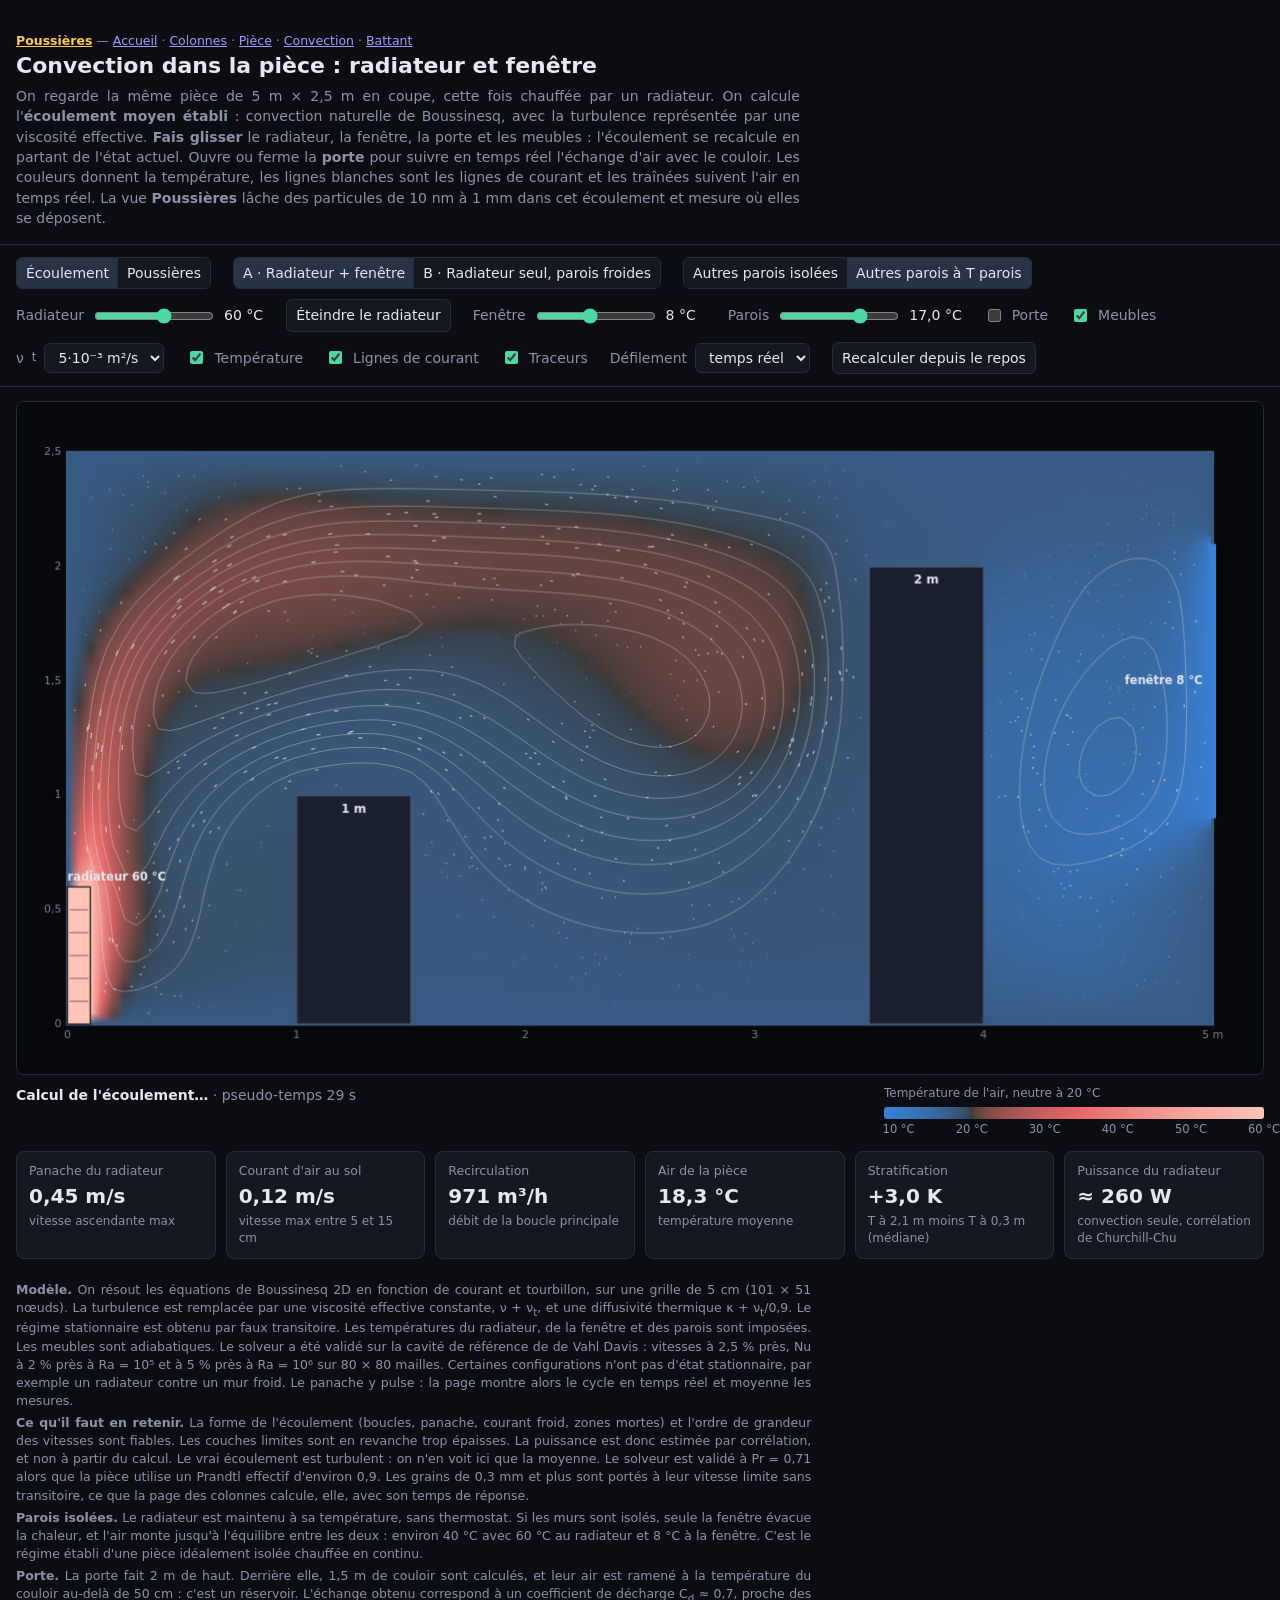
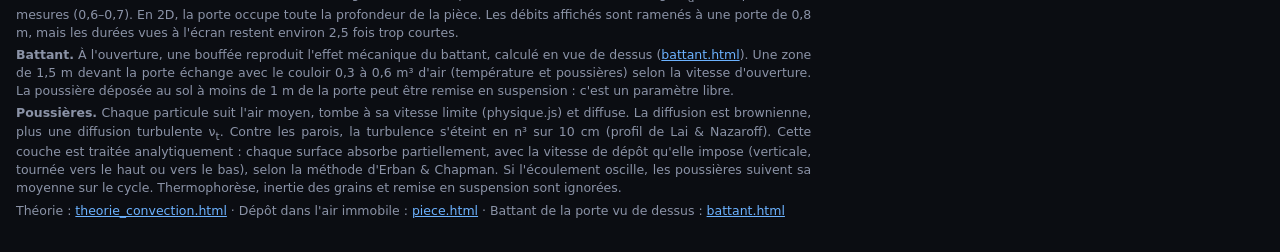
<file: poussieres/convection.html>
<!doctype html>
<html lang="fr">
<head>
<meta charset="utf-8">
<meta name="viewport" content="width=device-width, initial-scale=1">
<title>Convection dans la pièce</title>
<style>
  :root {
    color-scheme: dark;
    --fond: #0b0d12;
    --panneau: #141821;
    --bord: #262c3a;
    --texte: #e6e8ee;
    --doux: #8b93a7;
    --accent: #4fd6a5;
    --lien: #6cb2ff;
  }
  * { box-sizing: border-box; }
  body {
    margin: 0;
    background: var(--fond);
    color: var(--texte);
    font: 14px/1.45 system-ui, -apple-system, "Segoe UI", Roboto, sans-serif;
  }
  header, .commandes, main, footer { max-width: 1400px; margin: 0 auto; padding: 0 16px; }
  header { padding-top: 20px; }
  h1 { font-size: 22px; margin: 0 0 4px; font-weight: 650; }
  header p { margin: 0; color: var(--doux); max-width: 88ch; text-align: justify; hyphens: auto; }

  .commandes {
    display: flex; flex-wrap: wrap; gap: 10px 22px; align-items: center;
    margin-top: 16px; padding-top: 12px; padding-bottom: 12px;
    border-top: 1px solid var(--bord); border-bottom: 1px solid var(--bord);
  }
  .commandes label { display: flex; align-items: center; gap: 8px; color: var(--doux); }
  .commandes output { color: var(--texte); font-variant-numeric: tabular-nums; min-width: 4.5ch; }
  select, button, input[type=number] {
    background: var(--panneau); color: var(--texte); border: 1px solid var(--bord);
    border-radius: 6px; padding: 5px 9px; font: inherit;
  }
  button { cursor: pointer; }
  button:hover { border-color: var(--doux); }
  input[type=range] { width: 120px; accent-color: var(--accent); }
  input[type=checkbox] { accent-color: var(--accent); }
  .bascule { display: inline-flex; border: 1px solid var(--bord); border-radius: 6px; overflow: hidden; }
  .bascule button { border: 0; border-radius: 0; }
  .bascule button[aria-pressed=true] { background: #2a3245; }
  [hidden] { display: none !important; }

  main { margin-top: 14px; }
  canvas#piece {
    display: block; width: 100%; aspect-ratio: 5.44 / 2.94;
    border: 1px solid var(--bord); border-radius: 8px; background: #07080c;
    touch-action: none;
  }
  .sous-scene {
    display: flex; flex-wrap: wrap; align-items: flex-start; justify-content: space-between;
    gap: 10px 24px; margin-top: 10px;
  }
  .statut { font-variant-numeric: tabular-nums; }
  .statut strong { font-weight: 600; }
  .statut .doux { color: var(--doux); }
  .echelle { min-width: 260px; flex: 0 1 380px; }
  .echelle canvas { display: block; width: 100%; height: 12px; border-radius: 3px; }
  .graduations { position: relative; height: 16px; font-size: 11.5px; color: var(--doux); font-variant-numeric: tabular-nums; }
  .graduations span { position: absolute; transform: translateX(-50%); top: 2px; white-space: nowrap; }
  .echelle .titre { font-size: 12px; color: var(--doux); margin-bottom: 4px; }

  .tuiles {
    display: grid; gap: 10px; margin-top: 16px;
    grid-template-columns: repeat(auto-fit, minmax(170px, 1fr));
  }
  .tuile { background: var(--panneau); border: 1px solid var(--bord); border-radius: 8px; padding: 10px 12px; }
  .tuile .etiquette { color: var(--doux); font-size: 12.5px; }
  .tuile .valeur { font-size: 20px; font-weight: 620; font-variant-numeric: tabular-nums; margin-top: 2px; }
  .tuile .detail { color: var(--doux); font-size: 12px; margin-top: 2px; }

  .horloge {
    display: flex; flex-wrap: wrap; align-items: center; gap: 6px 18px;
    margin-top: 12px; font-variant-numeric: tabular-nums;
  }
  .horloge strong { font-size: 16px; }
  .horloge .doux { color: var(--doux); }
  .progres { flex: 1 1 200px; height: 6px; background: var(--panneau); border-radius: 99px; overflow: hidden; }
  .progres div { height: 100%; width: 0; background: var(--accent); }
  .legende { display: flex; flex-wrap: wrap; gap: 6px 18px; margin-top: 10px; color: var(--doux); font-size: 12.5px; }
  .pastille::before {
    content: ""; display: inline-block; width: 9px; height: 9px; border-radius: 50%;
    margin-right: 6px; background: var(--c);
  }
  section.resultats { margin-top: 20px; }
  section.resultats h2 { font-size: 16px; margin: 0; font-weight: 620; }
  .entete { display: flex; flex-wrap: wrap; align-items: baseline; justify-content: space-between; gap: 8px; margin-bottom: 8px; }
  .defile { overflow-x: auto; border: 1px solid var(--bord); border-radius: 8px; }
  table { border-collapse: collapse; width: 100%; font-variant-numeric: tabular-nums; font-size: 13px; }
  th, td { padding: 6px 10px; text-align: right; white-space: nowrap; }
  th:first-child, td:first-child { text-align: left; }
  thead th { color: var(--doux); font-weight: 550; background: var(--panneau); border-bottom: 1px solid var(--bord); }
  tbody tr + tr td { border-top: 1px solid #1a1f2a; }
  tr.principal td { font-weight: 600; }
  tr.secondaire td { color: var(--doux); }
  tr.separation td { border-top: 1px solid var(--bord) !important; }
  .note { color: var(--doux); font-size: 12.5px; margin: 6px 0 0; }
  .vide { color: var(--doux); padding: 10px; }

  footer { color: var(--doux); font-size: 12.5px; padding-bottom: 28px; margin-top: 22px; }
  footer p { margin: 4px 0; max-width: 100ch; text-align: justify; hyphens: auto; }
  footer a { color: var(--lien); }
</style>
</head>
<body>
<header>
  <nav class="site-nav" style="font-size:12.5px;color:#8b93a7;padding-top:12px"><a href="index.html" style="color:#ffc857;font-weight:600">Poussières</a> — <a href="index.html">Accueil</a> · <a href="colonnes.html">Colonnes</a> · <a href="piece.html">Pièce</a> · <a href="convection.html">Convection</a> · <a href="battant.html">Battant</a></nav>
  <h1>Convection dans la pièce : radiateur et fenêtre</h1>
  <p>On regarde la même pièce de 5 m × 2,5 m en coupe, cette fois chauffée par un radiateur. On calcule l'<strong>écoulement moyen établi</strong> :
     convection naturelle de Boussinesq, avec la turbulence représentée par une viscosité effective.
     <strong>Fais glisser</strong> le radiateur, la fenêtre, la porte et les meubles : l'écoulement se recalcule en partant de l'état actuel.
     Ouvre ou ferme la <strong>porte</strong> pour suivre en temps réel l'échange d'air avec le couloir.
     Les couleurs donnent la température, les lignes blanches sont les lignes de courant et les traînées suivent l'air en temps réel.
     La vue <strong>Poussières</strong> lâche des particules de 10 nm à 1 mm dans cet écoulement et mesure où elles se déposent.</p>
</header>

<div class="commandes">
  <div class="bascule" role="group" aria-label="Vue">
    <button id="vueEcoul" aria-pressed="true">Écoulement</button>
    <button id="vuePous" aria-pressed="false">Poussières</button>
  </div>
  <div class="bascule" role="group" aria-label="Scénario">
    <button id="scA" aria-pressed="true" title="Radiateur contre un mur, fenêtre froide sur un mur">A · Radiateur + fenêtre</button>
    <button id="scB" aria-pressed="false" title="Radiateur déplaçable, toutes les parois plus froides, pas de fenêtre">B · Radiateur seul, parois froides</button>
  </div>
  <div class="bascule" role="group" aria-label="Autres parois" id="blocParois">
    <button id="parIsolees" aria-pressed="false" title="Murs, sol et plafond parfaitement isolés : toute la chaleur sort par la fenêtre">Autres parois isolées</button>
    <button id="parFroides" aria-pressed="true" title="Murs, sol et plafond à la température T parois">Autres parois à T parois</button>
  </div>
  <label>Radiateur <input id="Tr" type="range" min="30" max="80" step="1" value="60"><output id="TrVal"></output></label>
  <button id="radOnOff" title="Éteint, le radiateur prend la température des parois (ou devient adiabatique si elles sont isolées)">Éteindre le radiateur</button>
  <label id="blocTf">Fenêtre <input id="Tf" type="range" min="0" max="18" step="1" value="8"><output id="TfVal"></output></label>
  <label id="blocTp">Parois <input id="Tp" type="range" min="10" max="20" step="0.5" value="17"><output id="TpVal"></output></label>
  <label><input id="porteActive" type="checkbox"> Porte</label>
  <button id="ouvrir" hidden>Ouvrir la porte</button>
  <label id="blocTc" hidden title="Température du couloir derrière la porte">Couloir <input id="Tc" type="range" min="0" max="30" step="1" value="15"><output id="TcVal"></output></label>
  <label id="blocBattant" hidden title="Bouffée du battant à l'ouverture, calée sur la vue de dessus (battant.html)">Battant
    <select id="battant">
      <option value="0">ignoré</option>
      <option value="1" selected>ouvert en 1 s</option>
      <option value="2">ouvert en 2 s</option>
      <option value="3">ouvert en 3 s</option>
    </select>
  </label>
  <label id="blocResusp" hidden title="Part de la poussière déposée au sol près de la porte qui repart à l'ouverture (paramètre libre)">Remise en suspension
    <select id="resusp">
      <option value="aucune">aucune</option>
      <option value="faible">faible</option>
      <option value="moyenne" selected>moyenne</option>
      <option value="forte">forte</option>
    </select>
  </label>
  <label><input id="meubles" type="checkbox" checked> Meubles</label>
  <label title="Viscosité turbulente : le seul paramètre de réglage du modèle (théorie §4.2)">ν<sub>t</sub>
    <select id="nut">
      <option value="0.002">2·10⁻³ m²/s</option>
      <option value="0.005" selected>5·10⁻³ m²/s</option>
      <option value="0.01">10⁻² m²/s</option>
    </select>
  </label>
  <label><input id="cTemp" type="checkbox" checked> Température</label>
  <label><input id="cLignes" type="checkbox" checked> Lignes de courant</label>
  <label><input id="cTraceurs" type="checkbox" checked> Traceurs</label>
  <label title="Vitesse d'affichage des traceurs et, si l'écoulement oscille, de son évolution">Défilement
    <select id="accel">
      <option value="1" selected>temps réel</option>
      <option value="3">× 3</option>
      <option value="10">× 10</option>
      <option value="30">× 30</option>
    </select>
  </label>
  <button id="repos" title="Repart d'un air immobile à température uniforme">Recalculer depuis le repos</button>
</div>

<div class="commandes" id="panneauPous" hidden>
  <label>Mesurer au bout de
    <select id="pDuree">
      <option value="60">1 min</option>
      <option value="600">10 min</option>
      <option value="3600" selected>1 h (≈ 30 s de calcul)</option>
      <option value="10800">3 h (≈ 1 min 30)</option>
      <option value="21600">6 h (≈ 3 min)</option>
    </select>
  </label>
  <label>Durée à l'écran
    <select id="pEcran">
      <option value="15">15 s</option>
      <option value="30" selected>30 s</option>
      <option value="60">1 min</option>
    </select>
  </label>
  <label>Matière
    <select id="pMatiere">
      <option value="1000" data-nom="Eau">Eau, ρ = 1000 kg/m³</option>
      <option value="1500" data-nom="Organique" selected>Organique, ρ = 1500 kg/m³</option>
      <option value="2650" data-nom="Quartz">Quartz, ρ = 2650 kg/m³</option>
      <option value="7870" data-nom="Fer">Fer, ρ = 7870 kg/m³</option>
    </select>
  </label>
  <label>Particules
    <select id="pNombre">
      <option value="2000">2 000</option>
      <option value="5000" selected>5 000</option>
      <option value="10000">10 000</option>
    </select>
  </label>
  <label title="Concentration initiale de chaque classe de taille, en particules par litre d'air">C₀ par classe
    <input id="pC0" type="number" min="0" step="any" value="1" style="width:5.5em"> /L</label>
  <label id="blocCc" hidden title="Concentration de chaque classe dans le couloir, en particules par litre ; le couloir est un réservoir">C couloir
    <input id="pCc" type="number" min="0" step="any" value="1" style="width:5.5em"> /L</label>
  <button id="pPause">Pause</button>
  <button id="pRelever" title="Ajoute l'état actuel au tableau des relevés">Relever maintenant</button>
  <button id="pRelancer">Relancer</button>
</div>

<main>
  <canvas id="piece" aria-label="Coupe de la pièce : température, lignes de courant et traceurs. Radiateur, fenêtre et meubles déplaçables à la souris."></canvas>
  <div class="sous-scene">
    <div class="statut" id="statut" aria-live="polite"></div>
    <div class="echelle">
      <div class="titre">Température de l'air, neutre à 20 °C</div>
      <canvas id="barre" aria-hidden="true"></canvas>
      <div class="graduations" id="graduations"></div>
    </div>
  </div>
  <div id="blocPous" hidden>
    <div class="horloge">
      <strong id="pTemps">t = 0 s</strong>
      <span class="doux" id="pCible"></span>
      <div class="progres" aria-hidden="true"><div id="pBarre"></div></div>
      <span class="doux" id="pRythme"></span>
    </div>
    <div class="legende" id="pLegende"></div>
    <section class="resultats">
      <div class="entete">
        <h2 id="pTitreComp">Sol et dessus des meubles</h2>
        <span class="note">particules par m², pour C₀ = <span id="pC0txt">1</span> particule/L par classe</span>
      </div>
      <div class="defile"><table id="pComparaison"></table></div>
      <p class="note" id="pNoteCouloir" hidden></p>
      <p class="note">On compare la simulation à deux modèles qui ignorent la diffusion. <strong>Air immobile</strong> : chaque m² reçoit ce que contient la colonne d'air au-dessus de lui (rapport 5 : 3 : 1, voir piece.html).
         <strong>Pièce bien mélangée</strong> : la concentration est uniforme et chaque surface horizontale reçoit le même flux C·v<sub>s</sub> (rapport 1 : 1 : 1).</p>
    </section>
    <section class="resultats">
      <div class="entete">
        <h2 id="pTitreBilan">Dépôt surfacique par classe de taille</h2>
        <span class="note">particules par m²</span>
      </div>
      <div class="defile"><table id="pBilan"></table></div>
    </section>
    <section class="resultats">
      <div class="entete">
        <h2>Relevés</h2>
        <button id="pEffacer">Effacer</button>
      </div>
      <div class="defile" id="pReleves"></div>
      <p class="note">Un relevé est ajouté automatiquement à la fin de chaque mesure. Déplace le radiateur ou les meubles, change de scénario, puis compare.</p>
    </section>
  </div>
  <div class="tuiles">
    <div class="tuile"><div class="etiquette">Panache du radiateur</div><div class="valeur" id="vPanache">—</div><div class="detail">vitesse ascendante max</div></div>
    <div class="tuile"><div class="etiquette">Courant d'air au sol</div><div class="valeur" id="vSol">—</div><div class="detail">vitesse max entre 5 et 15 cm</div></div>
    <div class="tuile"><div class="etiquette">Recirculation</div><div class="valeur" id="vDebit">—</div><div class="detail">débit de la boucle principale</div></div>
    <div class="tuile"><div class="etiquette">Air de la pièce</div><div class="valeur" id="vTair">—</div><div class="detail" id="vTairDetail">température moyenne</div></div>
    <div class="tuile"><div class="etiquette">Stratification</div><div class="valeur" id="vStrat">—</div><div class="detail">T à 2,1 m moins T à 0,3 m (médiane)</div></div>
    <div class="tuile" id="tuilePorte" hidden><div class="etiquette">Échange par la porte</div><div class="valeur" id="vPorte">—</div><div class="detail" id="vPorteDetail"></div></div>
    <div class="tuile"><div class="etiquette">Puissance du radiateur</div><div class="valeur" id="vPuiss">—</div><div class="detail">convection seule, corrélation de Churchill-Chu</div></div>
  </div>
</main>

<footer>
  <p><strong>Modèle.</strong> On résout les équations de Boussinesq 2D en fonction de courant et tourbillon, sur une grille de 5 cm (101 × 51 nœuds).
     La turbulence est remplacée par une viscosité effective constante, ν + ν<sub>t</sub>, et une diffusivité thermique κ + ν<sub>t</sub>/0,9.
     Le régime stationnaire est obtenu par faux transitoire. Les températures du radiateur, de la fenêtre et des parois sont imposées. Les meubles sont adiabatiques.
     Le solveur a été validé sur la cavité de référence de de Vahl Davis : vitesses à 2,5 % près, Nu à 2 % près à Ra = 10⁵ et à 5 % près à Ra = 10⁶ sur 80 × 80 mailles.
     Certaines configurations n'ont pas d'état stationnaire, par exemple un radiateur contre un mur froid. Le panache y pulse : la page montre alors le cycle en temps réel et moyenne les mesures.</p>
  <p><strong>Ce qu'il faut en retenir.</strong> La forme de l'écoulement (boucles, panache, courant froid, zones mortes) et l'ordre de grandeur des vitesses sont fiables.
     Les couches limites sont en revanche trop épaisses. La puissance est donc estimée par corrélation, et non à partir du calcul.
     Le vrai écoulement est turbulent : on n'en voit ici que la moyenne.
     Le solveur est validé à Pr = 0,71 alors que la pièce utilise un Prandtl effectif d'environ 0,9. Les grains de 0,3 mm et plus sont portés à leur vitesse limite sans transitoire, ce que la page des colonnes calcule, elle, avec son temps de réponse.</p>
  <p><strong>Parois isolées.</strong> Le radiateur est maintenu à sa température, sans thermostat. Si les murs sont isolés, seule la fenêtre évacue la chaleur,
     et l'air monte jusqu'à l'équilibre entre les deux : environ 40 °C avec 60 °C au radiateur et 8 °C à la fenêtre. C'est le régime établi d'une pièce idéalement isolée chauffée en continu.</p>
  <p><strong>Porte.</strong> La porte fait 2 m de haut. Derrière elle, 1,5 m de couloir sont calculés, et leur air est ramené à la température du couloir au-delà de 50 cm :
     c'est un réservoir. L'échange obtenu correspond à un coefficient de décharge C<sub>d</sub> ≈ 0,7, proche des mesures (0,6–0,7).
     En 2D, la porte occupe toute la profondeur de la pièce. Les débits affichés sont ramenés à une porte de 0,8 m, mais les durées vues à l'écran restent environ 2,5 fois trop courtes.</p>
  <p><strong>Battant.</strong> À l'ouverture, une bouffée reproduit l'effet mécanique du battant, calculé en vue de dessus (<a href="battant.html">battant.html</a>).
     Une zone de 1,5 m devant la porte échange avec le couloir 0,3 à 0,6 m³ d'air (température et poussières) selon la vitesse d'ouverture.
     La poussière déposée au sol à moins de 1 m de la porte peut être remise en suspension : c'est un paramètre libre.</p>
  <p><strong>Poussières.</strong> Chaque particule suit l'air moyen, tombe à sa vitesse limite (physique.js) et diffuse. La diffusion est brownienne, plus une diffusion turbulente ν<sub>t</sub>.
     Contre les parois, la turbulence s'éteint en n³ sur 10 cm (profil de Lai &amp; Nazaroff). Cette couche est traitée analytiquement : chaque surface absorbe partiellement,
     avec la vitesse de dépôt qu'elle impose (verticale, tournée vers le haut ou vers le bas), selon la méthode d'Erban &amp; Chapman.
     Si l'écoulement oscille, les poussières suivent sa moyenne sur le cycle. Thermophorèse, inertie des grains et remise en suspension sont ignorées.</p>
  <p>Théorie : <a href="theorie_convection.html">theorie_convection.html</a> · Dépôt dans l'air immobile : <a href="piece.html">piece.html</a>
     · Battant de la porte vu de dessus : <a href="battant.html">battant.html</a></p>
</footer>

<script src="physique.js"></script>
<script src="convection.js"></script>
<script src="transport.js"></script>
<script>
(() => {
  // ---------- Géométrie (m) ----------
  const L = 5, H = 2.5, PROF = 2, DX = 0.05;
  // La grille couvre aussi 1,5 m de couloir de chaque côté : solide, sauf derrière une porte ouverte
  const LC = 1.5, X0 = -LC;
  const NX = Math.round((L + 2 * LC) / DX), NY = Math.round(H / DX), NI = NX + 1, N = NI * (NY + 1);
  const I0 = Math.round(-X0 / DX), I1 = Math.round((L - X0) / DX);   // colonnes des murs de la pièce
  const MARGE = 0.22;
  const LM = 0.5;                      // largeur d'un meuble
  const RAD_L = 0.1, RAD_H = 0.6;      // radiateur
  const FEN_H = 1.2;                   // hauteur de la fenêtre
  const PORTE_H = 2.0, PORTE_L = 0.8;  // hauteur, et largeur réelle utilisée pour les débits (§4 de theorie_porte.html)
  const CD = 0.6;                      // coefficient de décharge de la formule de Brown & Solvason
  const RAPPEL = 0.2, RAPPEL_DIST = 0.5; // s⁻¹ ; le couloir est ramené à Tc au-delà de 50 cm de la porte
  const T_REF = 20;                    // °C, neutre de l'échelle de couleur
  const NU_AIR = 1.51e-5, KAPPA_AIR = 2.12e-5, PR_T = 0.9;
  const TOL = 1e-3;                    // variation relative des grandeurs globales sur 20 s de pseudo-temps

  const etat = {
    scenario: "A", paroisFroides: true, Tr: 60, Tf: 8, Tp: 17, avecMeubles: true, nut: 5e-3,
    couches: { temp: true, lignes: true, traceurs: true }, accel: 1,
    Tc: 15, evenement: null, radAllume: true,
  };
  const porte = { active: false, cote: "droite", ouverte: false };
  const radiateur = { x: 0 };
  const fenetre = { cote: "droite", y: 0.9 };
  const meubles = [{ h: 1, x: 1.0 }, { h: 2, x: 3.5 }];

  // ---------- Formatage ----------
  const fr = (x, d = 1) => x.toLocaleString("fr-FR", { minimumFractionDigits: d, maximumFractionDigits: d });
  const vit = (v) => (v < 0.1 ? fr(v * 100, 1) + " cm/s" : fr(v, 2) + " m/s");

  // ---------- Couleurs de température : divergente bleu ↔ rouge, neutre à 20 °C ----------
  const NEUTRE = [56, 56, 53], FROID = [[57, 135, 229], [169, 205, 250]], CHAUD = [[230, 103, 103], [255, 196, 184]];
  const melange = (a, b, t) => a.map((x, i) => Math.round(x + (b[i] - x) * t));
  let Tmin = 8, Tmax = 60;
  function couleurT(T) {
    // Même pente en K des deux côtés du neutre : un écart de 3 K a la même intensité en chaud et en froid
    const chaud = T >= T_REF;
    let f = Math.abs(T - T_REF) / Math.max(Tmax - T_REF, T_REF - Tmin);
    f = Math.sqrt(Math.min(1, Math.max(0, f)));   // racine : les petits écarts de l'air restent visibles
    const [pole, bout] = chaud ? CHAUD : FROID;
    return f < 0.6 ? melange(NEUTRE, pole, f / 0.6) : melange(pole, bout, (f - 0.6) / 0.4);
  }
  const css = (c) => `rgb(${c[0]},${c[1]},${c[2]})`;

  // ---------- Placement des objets ----------
  const cale = (x) => Math.round(x / DX) * DX;
  const occupants = (sauf) => {
    const liste = [{ ref: radiateur, x: radiateur.x, w: RAD_L }];
    if (etat.avecMeubles) for (const m of meubles) liste.push({ ref: m, x: m.x, w: LM });
    // Dégagement de 10 cm devant la porte
    if (porte.active) liste.push({ ref: porte, x: porte.cote === "gauche" ? -1 : L - 0.1, w: 1.1 });
    return liste.filter((o) => o.ref !== sauf);
  };
  const oppose = (c) => (c === "gauche" ? "droite" : "gauche");
  // Pose un objet de largeur w au sol au plus près de x, sans chevaucher les autres
  function poserAuSol(obj, w, x) {
    const autres = occupants(obj);
    const libre = (c) => c >= -1e-9 && c <= L - w + 1e-9 && autres.every((o) => c >= o.x + o.w - 1e-9 || c + w <= o.x + 1e-9);
    const voulu = Math.min(Math.max(cale(x), 0), L - w);
    const candidats = [voulu, ...autres.flatMap((o) => [cale(o.x - w), cale(o.x + o.w)])].filter(libre);
    if (!candidats.length) return;
    obj.x = candidats.reduce((a, b) => (Math.abs(b - voulu) < Math.abs(a - voulu) ? b : a));
  }
  const coteRadiateur = () => (radiateur.x < L / 2 ? "gauche" : "droite");
  function placerFenetre(cote, y) {
    if (porte.active && cote === porte.cote) cote = oppose(cote);   // la porte prend tout son mur
    fenetre.cote = cote;
    const bas = etat.scenario === "A" && cote === coteRadiateur() ? RAD_H + 0.1 : 0.1;
    fenetre.y = Math.min(Math.max(cale(y), bas), H - FEN_H - 0.1);
  }
  function placerRadiateur(x) {
    if (etat.scenario === "A") {
      // Contre le mur le plus proche (celui sans porte) ; les meubles qui gênent sont poussés
      let cote = x + RAD_L / 2 < L / 2 ? "gauche" : "droite";
      if (porte.active && cote === porte.cote) cote = oppose(cote);
      radiateur.x = cote === "gauche" ? 0 : L - RAD_L;
      if (etat.avecMeubles) for (const m of meubles) poserAuSol(m, LM, m.x);
      placerFenetre(fenetre.cote, fenetre.y);
    } else {
      poserAuSol(radiateur, RAD_L, x);
    }
  }

  // Respecte les contraintes de placement après un changement de porte ou de scénario
  function appliquerContraintes() {
    placerRadiateur(radiateur.x);
    if (etat.scenario === "A") placerFenetre(fenetre.cote, fenetre.y);
    if (etat.avecMeubles) for (const m of meubles) poserAuSol(m, LM, m.x);
  }

  // ---------- Conditions aux limites envoyées au solveur ----------
  const iDe = (x) => Math.round((x - X0) / DX);
  const jDe = (y) => Math.round(y / DX);
  const xDe = (i) => X0 + i * DX;
  const porteOuverte = () => porte.active && porte.ouverte;
  const iPorte = () => (porte.cote === "gauche" ? I0 : I1);
  // Température du radiateur : la sienne s'il est allumé ; éteint, celle des parois,
  // ou NaN (adiabatique) si les parois sont isolées
  const paroisFroides = () => etat.scenario === "B" || etat.paroisFroides;
  const Trad = () => (etat.radAllume ? etat.Tr : paroisFroides() ? etat.Tp : NaN);
  let masque = new Uint8Array(N);
  function geometrie() {
    const solide = new Uint8Array(N), tfix = new Float64Array(N).fill(NaN);
    const tinit = new Float64Array(N).fill(NaN), rappel = new Float64Array(N);
    const bloc = (x0, x1, h, T) => {
      for (let j = 0; j <= jDe(h); j++) {
        for (let i = iDe(x0); i <= iDe(x1); i++) { solide[j * NI + i] = 1; tfix[j * NI + i] = T; }
      }
    };
    // Couloirs : solides, sauf derrière une porte ouverte, où l'air est ramené à Tc loin de la porte
    for (let j = 0; j <= NY; j++) {
      for (let i = 0; i <= NX; i++) {
        if (i >= I0 && i <= I1) continue;
        const k = j * NI + i;
        if (porteOuverte() && (i < I0) === (porte.cote === "gauche")) {
          tinit[k] = etat.Tc;
          if (Math.abs(i - iPorte()) * DX > RAPPEL_DIST) rappel[k] = RAPPEL;
        } else solide[k] = 1;
      }
    }
    // Murs latéraux de la pièce, percés par la porte ouverte
    for (let j = 0; j <= NY; j++) {
      for (const i of [I0, I1]) {
        if (porteOuverte() && i === iPorte() && j >= 1 && j < jDe(PORTE_H)) continue;
        solide[j * NI + i] = 1;
      }
    }
    const parois = etat.scenario === "B" || etat.paroisFroides;
    for (let i = I0; i <= I1; i++) for (const j of [0, NY]) tfix[j * NI + i] = parois ? etat.Tp : NaN;
    for (let j = 0; j <= NY; j++) for (const i of [I0, I1]) tfix[j * NI + i] = parois ? etat.Tp : NaN;
    if (etat.scenario === "A") {
      const i = fenetre.cote === "gauche" ? I0 : I1;
      for (let j = jDe(fenetre.y); j <= jDe(fenetre.y + FEN_H); j++) tfix[j * NI + i] = etat.Tf;
    }
    if (etat.avecMeubles) for (const m of meubles) bloc(m.x, m.x + LM, m.h, NaN);
    bloc(radiateur.x, radiateur.x + RAD_L, RAD_H, Trad());

    // Température de départ et écart de référence
    const froides = [];
    if (etat.scenario === "A") froides.push([etat.Tf, FEN_H]);
    if (parois) froides.push([etat.Tp, 2 * (L + H)]);
    const Tr = Trad();
    const longueurRad = Number.isNaN(Tr) ? 0 : RAD_H + RAD_L + (etat.scenario === "B" && radiateur.x > 0 && radiateur.x < L - RAD_L ? RAD_H : 0);
    const somme = froides.reduce((a, [T, l]) => a + T * l, longueurRad ? Tr * longueurRad : 0);
    const poids = froides.reduce((a, [, l]) => a + l, longueurRad);
    if (porte.active) froides.push([etat.Tc, 0]);
    const Tfroide = Math.min(...froides.map(([T]) => T));
    Tmin = Math.min(Tfroide, T_REF - 1);
    const Tchaude = Math.max(Number.isNaN(Tr) ? -Infinity : Tr, porte.active ? etat.Tc : -Infinity, ...froides.map(([T]) => T));
    Tmax = Math.max(Tchaude, T_REF + 1);
    masque = solide.slice();
    for (let i = 0; i <= NX; i++) for (const j of [0, NY]) masque[j * NI + i] = 1;
    for (let j = 0; j <= NY; j++) for (const i of [0, NX]) masque[j * NI + i] = 1;
    return { solide, tfix, tinit, rappel, Text: etat.Tc, Tinit: somme / poids, ecartT: Math.max(1, Tchaude - Tfroide) };
  }

  // ---------- Moteur de calcul : Web Worker, ou fil principal en repli ----------
  let instantane = null, debutCalcul = performance.now(), dureeCalcul = 0;
  let envoyerAuSolveur;
  function recevoir(m) {
    instantane = m;
    if (m.regime !== "calcul" && !dureeCalcul) dureeCalcul = (performance.now() - debutCalcul) / 1000;
    suivreChampMoyen(m);
    suivreLive(m);
    majCarte();
    majLignes();
    majMesures();
    if (vue === "poussieres" && pous.etat === "attente" && champPret()) lancerPoussieres();
  }
  function demarrerMoteur() {
    const repli = () => {
      const pilote = Convection.pilote(recevoir, 12);
      envoyerAuSolveur = (m) => pilote(m);
    };
    try {
      const w = new Worker("convection-worker.js");
      let ok = false;
      w.onmessage = (e) => { ok = true; recevoir(e.data); };
      w.onerror = (e) => { e.preventDefault(); if (!ok) { repli(); envoyer(true); } };
      envoyerAuSolveur = (m) => w.postMessage(m);
    } catch {
      repli();
    }
  }
  function envoyer(reinit = false, rythme = "max") {
    const g = geometrie();
    debutCalcul = performance.now();
    dureeCalcul = 0;
    lissage = null;
    champMoyen = null;
    // Un évènement (porte, radiateur) en vue Poussières : les particules suivent le transitoire.
    // Tout autre changement relance la mesure.
    if (rythme === "reel" && vue === "poussieres" && particules.length && pous.etat !== "attente") debutLive();
    else attendrePoussieres();
    envoyerAuSolveur({
      type: "config", grille: { nx: NX, ny: NY, dx: DX }, nu: NU_AIR + etat.nut, kappa: KAPPA_AIR + etat.nut / PR_T,
      tol: TOL, reinit, rythme, ...g,
    });
    majEchelle();
  }
  let envoiPrevu = null, rythmePrevu = "max";
  function envoyerBientot(rythme = "max") {
    rythmePrevu = rythme;
    if (envoiPrevu) return;
    envoiPrevu = setTimeout(() => { envoiPrevu = null; envoyer(false, rythmePrevu); }, 120);
  }

  // ---------- Rendu ----------
  const canvas = document.getElementById("piece");
  const ctx = canvas.getContext("2d");
  const carte = document.createElement("canvas");
  carte.width = NI; carte.height = NY + 1;
  const carteCtx = carte.getContext("2d");
  const image = carteCtx.createImageData(NI, NY + 1);
  const trainees = document.createElement("canvas");
  const traineesCtx = trainees.getContext("2d");
  let echelle = 1, dpr = 1, lignes = new Path2D();

  function dimensionner() {
    const r = canvas.getBoundingClientRect();
    dpr = window.devicePixelRatio || 1;
    canvas.width = Math.round(r.width * dpr);
    canvas.height = Math.round(r.height * dpr);
    trainees.width = canvas.width;
    trainees.height = canvas.height;
    echelle = canvas.width / (L + 2 * MARGE);
    majLignes();
    majEchelle();
  }
  const ex = (x) => (x + MARGE) * echelle;
  const ey = (y) => (H + MARGE - y) * echelle;

  function majCarte() {
    if (!instantane) return;
    const T = instantane.T, d = image.data;
    for (let j = 0; j <= NY; j++) {
      for (let i = 0; i <= NX; i++) {
        const c = couleurT(T[j * NI + i]);
        const o = ((NY - j) * NI + i) * 4;
        d[o] = c[0]; d[o + 1] = c[1]; d[o + 2] = c[2]; d[o + 3] = 255;
      }
    }
    carteCtx.putImageData(image, 0, 0);
  }

  // Lignes de courant : isolignes de ψ par « marching squares »
  function majLignes() {
    lignes = new Path2D();
    if (!instantane) return;
    const psi = instantane.psi;
    let pMin = 0, pMax = 0;
    for (let k = 0; k < N; k++) { if (psi[k] < pMin) pMin = psi[k]; if (psi[k] > pMax) pMax = psi[k]; }
    const etendue = Math.max(pMax, -pMin);
    if (etendue < 1e-6) return;
    const niveaux = [];
    const pas = etendue / 9;
    for (let v = pas; v < pMax; v += pas) niveaux.push(v);
    for (let v = -pas; v > pMin; v -= pas) niveaux.push(v);
    const point = (i, j, a, b, va, vb, niv) => {
      const t = (niv - va) / (vb - va);
      return [ex(X0 + (i + (a[0] + (b[0] - a[0]) * t)) * DX), ey((j + (a[1] + (b[1] - a[1]) * t)) * DX)];
    };
    const coins = [[0, 0], [1, 0], [1, 1], [0, 1]];
    for (let j = 0; j < NY; j++) {
      for (let i = 0; i < NX; i++) {
        const k = j * NI + i;
        const v = [psi[k], psi[k + 1], psi[k + NI + 1], psi[k + NI]];
        for (const niv of niveaux) {
          const pts = [];
          for (let e = 0; e < 4; e++) {
            const a = v[e], b = v[(e + 1) % 4];
            if ((a < niv) !== (b < niv)) pts.push(point(i, j, coins[e], coins[(e + 1) % 4], a, b, niv));
          }
          for (let p = 0; p + 1 < pts.length; p += 2) {
            lignes.moveTo(pts[p][0], pts[p][1]);
            lignes.lineTo(pts[p + 1][0], pts[p + 1][1]);
          }
        }
      }
    }
  }

  function majEchelle() {
    const barre = document.getElementById("barre");
    const r = barre.getBoundingClientRect();
    barre.width = Math.max(1, Math.round(r.width * dpr));
    barre.height = Math.max(1, Math.round(r.height * dpr));
    const c = barre.getContext("2d");
    for (let x = 0; x < barre.width; x++) {
      c.fillStyle = css(couleurT(Tmin + ((Tmax - Tmin) * x) / (barre.width - 1)));
      c.fillRect(x, 0, 1, barre.height);
    }
    const grad = document.getElementById("graduations");
    const pas = Tmax - Tmin > 40 ? 10 : 5;
    let html = "";
    for (let t = Math.ceil(Tmin / pas) * pas; t <= Tmax; t += pas) {
      html += `<span style="left:${(100 * (t - Tmin)) / (Tmax - Tmin)}%">${t} °C</span>`;
    }
    grad.innerHTML = html;
  }

  // ---------- Traceurs ----------
  const NB_TRACEURS = 900;
  let traceurs = [];
  const interp = (f, x, y) => {
    const gx = Math.min(NX - 1e-6, Math.max(0, (x - X0) / DX)), gy = Math.min(NY - 1e-6, Math.max(0, y / DX));
    const i = Math.floor(gx), j = Math.floor(gy), fx = gx - i, fy = gy - j, k = j * NI + i;
    return (f[k] * (1 - fx) + f[k + 1] * fx) * (1 - fy) + (f[k + NI] * (1 - fx) + f[k + NI + 1] * fx) * fy;
  };
  const dansSolide = (x, y) => masque[jDe(y) * NI + iDe(x)] === 1;
  function nouveauTraceur(t = {}) {
    let x, y, n = 0;
    do { x = Math.random() * L; y = Math.random() * H; } while (dansSolide(x, y) && ++n < 50);
    return Object.assign(t, { x, y, age: 0, vie: 6 + Math.random() * 14 });
  }
  function avancerTraceurs(dt) {
    if (!instantane) return;
    const { u, v } = instantane;
    traineesCtx.globalCompositeOperation = "destination-out";
    traineesCtx.fillStyle = "rgba(0,0,0,0.07)";
    traineesCtx.fillRect(0, 0, trainees.width, trainees.height);
    traineesCtx.globalCompositeOperation = "source-over";
    traineesCtx.strokeStyle = "rgba(240,239,236,0.75)";
    traineesCtx.lineWidth = 1.2 * dpr;
    traineesCtx.beginPath();
    for (const t of traceurs) {
      // Point milieu (RK2)
      const u1 = interp(u, t.x, t.y), v1 = interp(v, t.x, t.y);
      const xm = t.x + 0.5 * dt * u1, ym = t.y + 0.5 * dt * v1;
      const nx = t.x + dt * interp(u, xm, ym), ny = t.y + dt * interp(v, xm, ym);
      t.age += dt / etat.accel;
      if (t.age > t.vie || nx <= 0 || nx >= L || ny <= 0 || ny >= H || dansSolide(nx, ny)) { nouveauTraceur(t); continue; }
      traineesCtx.moveTo(ex(t.x), ey(t.y));
      traineesCtx.lineTo(ex(nx), ey(ny));
      t.x = nx; t.y = ny;
    }
    traineesCtx.stroke();
  }

  // ---------- Dessin ----------
  let survol = null, sonde = null;
  function dessiner() {
    const W = canvas.width, Hc = canvas.height;
    ctx.fillStyle = "#07080c";
    ctx.fillRect(0, 0, W, Hc);

    ctx.save();
    ctx.beginPath();
    ctx.rect(ex(0), ey(H), L * echelle, H * echelle);
    // Bande de couloir visible derrière une porte ouverte
    if (porteOuverte()) ctx.rect(porte.cote === "gauche" ? ex(-MARGE) : ex(L), ey(H), MARGE * echelle, H * echelle);
    ctx.clip();
    if (etat.couches.temp && instantane) {
      ctx.fillStyle = "#0d1017";
      ctx.fillRect(ex(0), ey(H), L * echelle, H * echelle);
      ctx.imageSmoothingEnabled = true;
      ctx.globalAlpha = vue === "poussieres" ? 0.4 : 1;   // en vue poussières, la température reste en fond
      ctx.drawImage(carte, ex(X0 - DX / 2), ey(H + DX / 2), (NX + 1) * DX * echelle, (H + DX) * echelle);
      ctx.globalAlpha = 1;
    } else {
      ctx.fillStyle = "#0d1017";
      ctx.fillRect(ex(0), ey(H), L * echelle, H * echelle);
    }
    if (etat.couches.lignes) {
      ctx.strokeStyle = "rgba(240,239,236,0.35)";
      ctx.lineWidth = 1 * dpr;
      ctx.stroke(lignes);
    }
    if (vue === "poussieres") dessinerPoussieres(false);
    else if (etat.couches.traceurs) ctx.drawImage(trainees, 0, 0);
    ctx.restore();

    // Graduations
    ctx.fillStyle = "rgba(139,147,167,0.85)";
    ctx.font = `${11 * dpr}px system-ui, sans-serif`;
    ctx.textAlign = "right"; ctx.textBaseline = "middle";
    for (let y = 0; y <= H + 1e-9; y += 0.5) ctx.fillText(fr(y, y % 1 ? 1 : 0), ex(0) - 6 * dpr, ey(y));
    ctx.textAlign = "center"; ctx.textBaseline = "top";
    for (let x = 0; x <= L; x++) ctx.fillText(x + (x === L ? " m" : ""), ex(x), ey(0) + 6 * dpr);

    // Parois : trait plein coloré si température imposée, pointillé si isolée
    const parois = etat.scenario === "B" || etat.paroisFroides;
    ctx.lineWidth = 3 * dpr;
    if (parois) { ctx.strokeStyle = css(couleurT(etat.Tp)); ctx.setLineDash([]); }
    else { ctx.strokeStyle = "#4a5470"; ctx.setLineDash([6 * dpr, 5 * dpr]); }
    ctx.strokeRect(ex(0), ey(H), L * echelle, H * echelle);
    ctx.setLineDash([]);

    // Porte : battant fermé, ou ouverture sur le couloir
    if (porte.active) {
      const xp = porte.cote === "gauche" ? ex(0) : ex(L);
      ctx.save();
      if (porte.ouverte) {
        ctx.fillStyle = "#07080c";
        ctx.fillRect(xp - 2 * dpr, ey(PORTE_H), 4 * dpr, PORTE_H * echelle);
        ctx.strokeStyle = css(couleurT(etat.Tc));
        ctx.lineWidth = 1.5 * dpr;
        ctx.setLineDash([4 * dpr, 4 * dpr]);
        ctx.beginPath(); ctx.moveTo(xp, ey(0)); ctx.lineTo(xp, ey(PORTE_H)); ctx.stroke();
      } else {
        ctx.strokeStyle = survol === "porte" ? "#e6e8ee" : "#a07a52";
        ctx.lineWidth = 6 * dpr;
        ctx.beginPath(); ctx.moveTo(xp, ey(0.02)); ctx.lineTo(xp, ey(PORTE_H)); ctx.stroke();
      }
      ctx.restore();
      ctx.fillStyle = "#e6e8ee";
      ctx.font = `600 ${11.5 * dpr}px system-ui, sans-serif`;
      ctx.textAlign = porte.cote === "gauche" ? "left" : "right";
      ctx.textBaseline = "bottom";
      const dxTexte = (porte.cote === "gauche" ? 10 : -10) * dpr;
      ctx.fillText(porte.ouverte ? `porte ouverte · couloir ${etat.Tc} °C` : "porte fermée", xp + dxTexte, ey(PORTE_H) - 4 * dpr);
    }

    // Fenêtre
    if (etat.scenario === "A") {
      const xf = fenetre.cote === "gauche" ? ex(0) : ex(L);
      ctx.strokeStyle = css(couleurT(etat.Tf));
      ctx.lineWidth = (survol === "fenetre" ? 9 : 7) * dpr;
      ctx.beginPath(); ctx.moveTo(xf, ey(fenetre.y)); ctx.lineTo(xf, ey(fenetre.y + FEN_H)); ctx.stroke();
      ctx.fillStyle = "#e6e8ee";
      ctx.font = `600 ${11.5 * dpr}px system-ui, sans-serif`;
      ctx.textAlign = fenetre.cote === "gauche" ? "left" : "right";
      ctx.textBaseline = "middle";
      const dxTexte = (fenetre.cote === "gauche" ? 10 : -10) * dpr;
      ctx.fillText("fenêtre " + etat.Tf + " °C", xf + dxTexte, ey(fenetre.y + FEN_H / 2));
    }

    // Meubles
    if (etat.avecMeubles) {
      meubles.forEach((m, i) => {
        const x = ex(m.x), y = ey(m.h), w = LM * echelle, h = m.h * echelle;
        ctx.fillStyle = "#1a2030";
        ctx.fillRect(x, y, w, h);
        ctx.strokeStyle = survol === i ? "#e6e8ee" : "#4a5470";
        ctx.lineWidth = 1.5 * dpr;
        ctx.strokeRect(x, y, w, h);
        ctx.fillStyle = "#e6e8ee";
        ctx.textAlign = "center"; ctx.textBaseline = "top";
        ctx.font = `600 ${12 * dpr}px system-ui, sans-serif`;
        ctx.fillText(m.h + " m", x + w / 2, y + 8 * dpr);
      });
    }

    // Radiateur
    {
      const x = ex(radiateur.x), y = ey(RAD_H), w = RAD_L * echelle, h = RAD_H * echelle;
      ctx.fillStyle = Number.isNaN(Trad()) ? "#4a5470" : css(couleurT(Trad()));
      ctx.fillRect(x, y, w, h);
      ctx.strokeStyle = "rgba(11,13,18,0.55)";
      ctx.lineWidth = 1 * dpr;
      for (let k = 1; k < 6; k++) {
        ctx.beginPath(); ctx.moveTo(x + 2 * dpr, y + (k * h) / 6); ctx.lineTo(x + w - 2 * dpr, y + (k * h) / 6); ctx.stroke();
      }
      ctx.strokeStyle = survol === "radiateur" ? "#e6e8ee" : "rgba(11,13,18,0.8)";
      ctx.lineWidth = 1.5 * dpr;
      ctx.strokeRect(x, y, w, h);
      ctx.fillStyle = "#e6e8ee";
      ctx.font = `600 ${11.5 * dpr}px system-ui, sans-serif`;
      ctx.textBaseline = "bottom";
      ctx.textAlign = radiateur.x < 0.3 ? "left" : radiateur.x > L - 0.4 ? "right" : "center";
      const xt = radiateur.x < 0.3 ? x : radiateur.x > L - 0.4 ? x + w : x + w / 2;
      ctx.fillText(etat.radAllume ? "radiateur " + etat.Tr + " °C" : "radiateur éteint", xt, y - 4 * dpr);
    }

    if (vue === "poussieres") dessinerPoussieres(true);

    // Sonde au survol
    if (sonde && instantane && !dansSolide(sonde.x, sonde.y)) {
      const T = interp(instantane.T, sonde.x, sonde.y);
      const u = interp(instantane.u, sonde.x, sonde.y), v = interp(instantane.v, sonde.x, sonde.y);
      const texte = `${fr(T)} °C · ${vit(Math.hypot(u, v))}`;
      ctx.font = `${12 * dpr}px system-ui, sans-serif`;
      const w = ctx.measureText(texte).width + 12 * dpr, h = 20 * dpr;
      let x = ex(sonde.x) + 12 * dpr, y = ey(sonde.y) - h - 8 * dpr;
      if (x + w > W) x = ex(sonde.x) - w - 12 * dpr;
      if (y < 0) y = ey(sonde.y) + 12 * dpr;
      ctx.fillStyle = "rgba(20,24,33,0.92)";
      ctx.fillRect(x, y, w, h);
      ctx.strokeStyle = "#262c3a";
      ctx.strokeRect(x, y, w, h);
      ctx.fillStyle = "#e6e8ee";
      ctx.textAlign = "left"; ctx.textBaseline = "middle";
      ctx.fillText(texte, x + 6 * dpr, y + h / 2);
    }
  }

  // ---------- Mesures ----------
  // En régime oscillant, les valeurs affichées sont lissées sur environ une période
  let lissage = null;
  function lisser(valeurs, m) {
    if (m.regime !== "oscillant" || !lissage) { lissage = { ...valeurs, t: m.temps }; return lissage; }
    const tau = Math.max(30, m.periode || 60);
    const a = 1 - Math.exp(-Math.max(0, m.temps - lissage.t) / tau);
    for (const c in valeurs) lissage[c] += (valeurs[c] - lissage[c]) * a;
    lissage.t = m.temps;
    return lissage;
  }
  const $ = (id) => document.getElementById(id);
  function majMesures() {
    const m = instantane;
    if (!m) return;
    const { u, v, T, psi } = m;
    let vPanache = 0, vSol = 0, sT = 0, nT = 0, psiMax = 0;
    const r0 = radiateur.x - 0.3, r1 = radiateur.x + RAD_L + 0.3;
    for (let j = 1; j < NY; j++) {
      for (let i = I0 + 1; i < I1; i++) {
        const k = j * NI + i;
        if (masque[k]) continue;
        const x = xDe(i), y = j * DX;
        if (x >= r0 && x <= r1 && y > RAD_H && v[k] > vPanache) vPanache = v[k];
        if (y >= 0.05 && y <= 0.15) vSol = Math.max(vSol, Math.abs(u[k]));
        sT += T[k]; nT++;
        psiMax = Math.max(psiMax, Math.abs(psi[k]));
      }
    }
    // Médiane sur la ligne, loin des murs : insensible au panache et aux couches limites
    const medianeLigne = (y) => {
      const j = Math.round(y / DX), val = [];
      for (let i = iDe(0.5); i <= iDe(L - 0.5); i++) {
        const k = j * NI + i;
        if (!masque[k]) val.push(T[k]);
      }
      val.sort((a, b) => a - b);
      return val.length ? val[val.length >> 1] : NaN;
    };
    const l = lisser({ vPanache, vSol, psiMax, Tair: sT / nT, strat: medianeLigne(2.1) - medianeLigne(0.3) }, m);
    const { Tair, strat } = l;
    $("vPanache").textContent = vit(l.vPanache);
    $("vSol").textContent = vit(l.vSol);
    $("vDebit").textContent = fr(l.psiMax * PROF * 3600, 0) + " m³/h";
    $("vTair").textContent = fr(Tair) + " °C";
    $("vStrat").textContent = (strat >= 0 ? "+" : "−") + fr(Math.abs(strat)) + " K";

    // Churchill & Chu sur les faces verticales exposées du radiateur (théorie §6.1)
    const dT = etat.radAllume ? etat.Tr - Tair : 0;
    let P = 0;
    if (dT > 0) {
      const ra = (0.0335 * dT * RAD_H ** 3) / (NU_AIR * KAPPA_AIR);
      const nu = (0.825 + (0.387 * ra ** (1 / 6)) / (1 + (0.492 / 0.71) ** (9 / 16)) ** (8 / 27)) ** 2;
      const h = (nu * 0.0257) / RAD_H;
      const faces = radiateur.x <= 0 || radiateur.x >= L - RAD_L ? 1 : 2;
      P = h * faces * RAD_H * PROF * dT;
    }
    $("vPuiss").textContent = etat.radAllume ? "≈ " + fr(Math.round(P / 10) * 10, 0) + " W" : "éteint";

    // Débit entrant par la porte, ramené à une porte de 0,8 m, et formule de Brown & Solvason (theorie_porte.html §1.2)
    $("tuilePorte").hidden = !porteOuverte();
    if (porteOuverte()) {
      const sens = porte.cote === "gauche" ? 1 : -1;
      let q = 0;
      for (let j = 1; j < jDe(PORTE_H); j++) q += Math.max(0, u[j * NI + iPorte()] * sens) * DX;
      const dT = Math.abs(Tair - etat.Tc);
      const theorie = (CD / 3) * PORTE_L * Math.sqrt(((9.81 * dT) / 293) * PORTE_H ** 3);
      $("vPorte").textContent = fr(q * PORTE_L * 3600, 0) + " m³/h";
      $("vPorteDetail").textContent = `entrant · théorie (C_d = 0,6, ΔT = ${fr(dT)} K) : ${fr(theorie * 3600, 0)} m³/h`;
    }

    const s = $("statut");
    if (m.regime === "stationnaire") {
      s.innerHTML = `<strong>Régime stationnaire atteint</strong> <span class="doux">· ${fr(dureeCalcul)} s de calcul, ${fr(m.temps, 0)} s de pseudo-temps</span>`;
    } else if (m.regime === "oscillant") {
      const per = m.periode ? `période ≈ ${fr(m.periode, 0)} s` : "période en cours d'estimation";
      s.innerHTML = `<strong>Régime établi oscillant</strong> <span class="doux">· pas d'état stationnaire : le panache pulse (${per}). Affiché en temps réel${etat.accel > 1 ? " × " + etat.accel : ""}, mesures moyennées sur le cycle.</span>`;
    } else if (m.rythme === "reel") {
      s.innerHTML = `<strong>${etat.evenement || "Transitoire"} depuis ${duree(m.temps)}</strong> <span class="doux">· temps réel${etat.accel > 1 ? " × " + etat.accel : ""} jusqu'au nouveau régime établi</span>`;
    } else {
      const evol = Number.isFinite(m.evolution) ? ` · évolution ${fr(100 * m.evolution, 2)} % en 20 s (cible ${fr(100 * TOL, 1)} %)` : "";
      s.innerHTML = `<strong>Calcul de l'écoulement…</strong> <span class="doux">· pseudo-temps ${fr(m.temps, 0)} s${evol}</span>`;
    }
  }

  // ---------- Glisser-déposer ----------
  let glisse = null;
  function versMonde(e) {
    const r = canvas.getBoundingClientRect();
    const k = (L + 2 * MARGE) / r.width;
    return [(e.clientX - r.left) * k - MARGE, H + MARGE - (e.clientY - r.top) * k];
  }
  function objetSous(x, y) {
    const tol = 0.06;
    if (porte.active) {
      const xp = porte.cote === "gauche" ? 0 : L;
      if (Math.abs(x - xp) < 0.15 && y >= -tol && y <= PORTE_H + tol) return "porte";
    }
    if (etat.scenario === "A") {
      const xf = fenetre.cote === "gauche" ? 0 : L;
      if (Math.abs(x - xf) < 0.15 && y >= fenetre.y - tol && y <= fenetre.y + FEN_H + tol) return "fenetre";
    }
    if (x >= radiateur.x - tol && x <= radiateur.x + RAD_L + tol && y >= -tol && y <= RAD_H + tol) return "radiateur";
    if (etat.avecMeubles) {
      const i = meubles.findIndex((m) => x >= m.x - tol && x <= m.x + LM + tol && y >= -tol && y <= m.h + tol);
      if (i >= 0) return i;
    }
    return null;
  }
  canvas.addEventListener("pointerdown", (e) => {
    const [x, y] = versMonde(e);
    const o = objetSous(x, y);
    if (o === null) return;
    const ref = o === "fenetre" ? { x: 0, y: fenetre.y } : o === "radiateur" ? { x: radiateur.x, y: 0 } : o === "porte" ? { x: 0, y: 0 } : { x: meubles[o].x, y: 0 };
    glisse = { o, dx: x - ref.x, dy: y - ref.y };
    canvas.setPointerCapture(e.pointerId);
    canvas.style.cursor = "grabbing";
  });
  canvas.addEventListener("pointermove", (e) => {
    const [x, y] = versMonde(e);
    sonde = { x, y };
    if (!glisse) {
      survol = objetSous(x, y);
      canvas.style.cursor = survol !== null ? "grab" : "crosshair";
      return;
    }
    const avant = JSON.stringify([radiateur, fenetre, meubles, porte]);
    if (glisse.o === "porte") {
      const cote = x < L / 2 ? "gauche" : "droite";
      if (cote !== porte.cote) { porte.cote = cote; appliquerContraintes(); }
    } else if (glisse.o === "fenetre") placerFenetre(x < L / 2 ? "gauche" : "droite", y - glisse.dy);
    else if (glisse.o === "radiateur") placerRadiateur(x - glisse.dx);
    else poserAuSol(meubles[glisse.o], LM, x - glisse.dx);
    if (JSON.stringify([radiateur, fenetre, meubles, porte]) !== avant) envoyerBientot();
  });
  const lacher = () => {
    if (!glisse) return;
    glisse = null;
    canvas.style.cursor = "grab";
    envoyer();
  };
  canvas.addEventListener("pointerup", lacher);
  canvas.addEventListener("pointercancel", lacher);
  canvas.addEventListener("pointerleave", () => { sonde = null; if (!glisse) survol = null; });

  // ---------- Commandes ----------
  function majCommandes() {
    $("scA").setAttribute("aria-pressed", etat.scenario === "A");
    $("scB").setAttribute("aria-pressed", etat.scenario === "B");
    $("parIsolees").setAttribute("aria-pressed", !etat.paroisFroides);
    $("parFroides").setAttribute("aria-pressed", etat.paroisFroides);
    $("blocParois").hidden = etat.scenario !== "A";
    $("blocTf").hidden = etat.scenario !== "A";
    $("blocTp").hidden = !(etat.scenario === "B" || etat.paroisFroides);
    $("TrVal").textContent = etat.Tr + " °C";
    $("radOnOff").textContent = etat.radAllume ? "Éteindre le radiateur" : "Allumer le radiateur";
    $("TfVal").textContent = etat.Tf + " °C";
    $("TpVal").textContent = fr(etat.Tp) + " °C";
    $("ouvrir").hidden = !porte.active;
    $("blocTc").hidden = !porte.active;
    $("blocCc").hidden = !porte.active;
    $("blocBattant").hidden = !porte.active;
    $("blocResusp").hidden = !porte.active;
    $("ouvrir").textContent = porte.ouverte ? "Fermer la porte" : "Ouvrir la porte";
    $("TcVal").textContent = etat.Tc + " °C";
  }
  function choisirScenario(sc) {
    etat.scenario = sc;
    if (sc === "B" && (radiateur.x <= 0 || radiateur.x >= L - RAD_L)) poserAuSol(radiateur, RAD_L, 2.45);
    appliquerContraintes();
    majCommandes();
    envoyer(true);
  }
  $("scA").onclick = () => choisirScenario("A");
  $("scB").onclick = () => choisirScenario("B");
  $("parIsolees").onclick = () => { etat.paroisFroides = false; majCommandes(); envoyer(); };
  $("parFroides").onclick = () => { etat.paroisFroides = true; majCommandes(); envoyer(); };
  for (const [id, cle] of [["Tr", "Tr"], ["Tf", "Tf"], ["Tp", "Tp"]]) {
    $(id).oninput = (e) => {
      etat[cle] = +e.target.value;
      majCommandes();
      if (cle !== "Tr" || etat.radAllume) envoyerBientot();
    };
  }
  $("radOnOff").onclick = () => {
    etat.radAllume = !etat.radAllume;
    etat.evenement = etat.radAllume ? "Radiateur allumé" : "Radiateur éteint";
    majCommandes();
    envoyer(false, "reel");
  };
  $("porteActive").onchange = (e) => {
    porte.active = e.target.checked;
    if (!porte.active) porte.ouverte = false;
    appliquerContraintes();
    majCommandes();
    envoyer();
  };
  $("ouvrir").onclick = () => {
    porte.ouverte = !porte.ouverte;
    etat.evenement = porte.ouverte ? "Porte ouverte" : "Porte fermée";
    majCommandes();
    envoyer(false, "reel");
    if (porte.ouverte && +$("battant").value > 0) bouffee(+$("battant").value);
  };
  $("Tc").oninput = (e) => {
    etat.Tc = +e.target.value;
    majCommandes();
    if (porteOuverte()) { etat.evenement = "Couloir à " + etat.Tc + " °C"; envoyerBientot("reel"); }
    else majEchelle();
  };
  $("meubles").onchange = (e) => {
    etat.avecMeubles = e.target.checked;
    if (etat.avecMeubles) for (const m of meubles) poserAuSol(m, LM, m.x);
    envoyer();
  };
  $("nut").onchange = (e) => { etat.nut = +e.target.value; envoyer(); };
  $("cTemp").onchange = (e) => { etat.couches.temp = e.target.checked; };
  $("cLignes").onchange = (e) => { etat.couches.lignes = e.target.checked; };
  $("cTraceurs").onchange = (e) => { etat.couches.traceurs = e.target.checked; };
  $("accel").onchange = (e) => { etat.accel = +e.target.value; envoyerAuSolveur({ type: "accel", valeur: etat.accel }); };
  $("repos").onclick = () => envoyer(true);
  window.addEventListener("resize", dimensionner);

  // ---------- Poussières ----------
  const CLASSES = [
    { nom: "10–100 nm", couleur: "#b39cff" },
    { nom: "0,1–1 µm", couleur: "#6cb2ff" },
    { nom: "1–10 µm", couleur: "#4fd6a5" },
    { nom: "10–100 µm", couleur: "#ffc857" },
    { nom: "0,1–1 mm", couleur: "#ff7a6b" },
  ];
  const PAR_DECADE = 50, DECADES = 5, D_MIN = 1e-8;   // diamètres log-uniformes de 10 nm à 1 mm
  const DELTA_PAROI = 0.1;     // m, épaisseur sur laquelle la diffusion turbulente s'éteint contre une paroi (§8.3)
  const SC_T = 1;              // nombre de Schmidt turbulent : D_t = ν_t / Sc_t
  const T0_LOG = 0.5;          // s, échelle de départ du temps logarithmique
  const MISE_EN_MOYENNE = 180; // s de pseudo-temps de moyenne avant de lâcher les poussières si l'écoulement oscille
  const { AIR, SOL, DESSUS_M1, DESSUS_M2, COTES, RADIATEUR, FENETRE, MURS, PLAFOND, SORTIE, COULOIR } = Transport;
  const COULEUR_COULOIR = "#ffffff";   // poussière venue du couloir, toutes tailles
  const SURFACES = [
    { s: SOL, nom: "Sol", principal: true },
    { s: DESSUS_M1, nom: "Dessus du meuble 1 m", principal: true },
    { s: DESSUS_M2, nom: "Dessus du meuble 2 m", principal: true },
    { s: COTES, nom: "Côtés des meubles" },
    { s: RADIATEUR, nom: "Radiateur" },
    { s: FENETRE, nom: "Fenêtre" },
    { s: MURS, nom: "Murs" },
    { s: PLAFOND, nom: "Plafond" },
  ];

  let vue = "ecoulement";
  const pous = { T: 3600, Tanim: 30, rhoP: 1500, nombre: 5000, c0: 1, cc: 1, t: 0, tau: 0, etat: "attente", pause: false, idx: 0, cible: 0, horloge: 0,
    live: false, fluxDernier: 0 };
  let grilleP = [], reactP = [], particules = [], parClasse = [], relevesP = [], scene = null, champMoyen = null;

  // Champ vu par les poussières : le champ stationnaire, ou la moyenne glissante d'un écoulement oscillant
  function suivreChampMoyen(m) {
    if (m.regime !== "oscillant") { champMoyen = { u: m.u, v: m.v, regime: m.regime }; return; }
    if (!champMoyen || champMoyen.regime !== "oscillant") {
      champMoyen = { u: Float32Array.from(m.u), v: Float32Array.from(m.v), regime: "oscillant", t: m.temps, debut: m.temps };
      return;
    }
    const a = 1 - Math.exp(-Math.max(0, m.temps - champMoyen.t) / Math.max(60, m.periode || 60));
    for (let k = 0; k < N; k++) {
      champMoyen.u[k] += (m.u[k] - champMoyen.u[k]) * a;
      champMoyen.v[k] += (m.v[k] - champMoyen.v[k]) * a;
    }
    champMoyen.t = m.temps;
  }
  const champPret = () => champMoyen && (champMoyen.regime === "stationnaire" ||
    (champMoyen.regime === "oscillant" && champMoyen.t - champMoyen.debut >= MISE_EN_MOYENNE));

  // ----- Formatage -----
  const EXPOSANTS = { "-": "⁻", 0: "⁰", 1: "¹", 2: "²", 3: "³", 4: "⁴", 5: "⁵", 6: "⁶", 7: "⁷", 8: "⁸", 9: "⁹" };
  function nombre(x, chiffres = 2) {
    if (x === 0) return "0";
    const e = Math.floor(Math.log10(Math.abs(x)));
    if (e >= -2 && e < 5) return Number(x.toPrecision(chiffres)).toLocaleString("fr-FR", { maximumFractionDigits: 6 });
    const m = Number((x / 10 ** e).toPrecision(chiffres)).toLocaleString("fr-FR");
    return (m === "1" ? "" : m + "·") + "10" + String(e).split("").map((c) => EXPOSANTS[c]).join("");
  }
  function duree(s) {
    for (const [u, nom] of [[86400, "j"], [3600, "h"], [60, "min"], [1, "s"]]) if (s >= u) return nombre(s / u) + " " + nom;
    return nombre(s * 1e3) + " ms";
  }
  function horloge(s) {
    if (s < 60) return s.toFixed(1).replace(".", ",") + " s";
    if (s < 3600) return Math.floor(s / 60) + " min " + String(Math.floor(s % 60)).padStart(2, "0") + " s";
    if (s < 86400) return Math.floor(s / 3600) + " h " + String(Math.floor((s % 3600) / 60)).padStart(2, "0") + " min";
    return nombre(s / 86400, 3) + " j";
  }
  function masse(kg) {
    if (kg === 0) return "0";
    const g = kg * 1e3;
    for (const [u, nom] of [[1, "g"], [1e-3, "mg"], [1e-6, "µg"], [1e-9, "ng"]]) if (g >= u) return nombre(g / u) + " " + nom;
    return nombre(g / 1e-12) + " pg";
  }

  // ----- Préparation -----
  function caracteriserP() {
    grilleP = [];
    for (let i = 0; i < PAR_DECADE * DECADES; i++) {
      grilleP.push(Physique.caracteriser(D_MIN * 10 ** ((i + 0.5) / PAR_DECADE), pous.rhoP));
    }
    $("pLegende").innerHTML = CLASSES.map((k, i) => {
      const c = grilleP[i * PAR_DECADE + PAR_DECADE / 2];
      return `<span class="pastille" style="--c:${k.couleur}">${k.nom} : chute ${nombre(c.vt)} m/s</span>`;
    }).join("") + `<span class="pastille" style="--c:${COULEUR_COULOIR}">poussière venue du couloir (toutes tailles)</span>`;
  }
  function obstaclesScene() {
    const liste = [];
    if (etat.avecMeubles) {
      for (const m of meubles) liste.push({ x0: m.x, x1: m.x + LM, h: m.h, dessus: m.h === 1 ? DESSUS_M1 : DESSUS_M2, cote: COTES });
    }
    liste.push({ x0: radiateur.x, x1: radiateur.x + RAD_L, h: RAD_H, dessus: RADIATEUR, cote: RADIATEUR });
    return liste;
  }
  // Géométrie vue par les poussières : pièce, et couloir derrière la porte
  function geometrieP() {
    const gauche = porte.cote === "gauche";
    return {
      obstacles: obstaclesScene(),
      fenetre: etat.scenario === "A" ? { x: fenetre.cote === "gauche" ? 0 : L, y0: fenetre.y, y1: fenetre.y + FEN_H } : null,
      couloir: porte.active ? { xa: gauche ? -LC : L + LC, xb: gauche ? 0 : L, cloison: gauche ? 0 : L, yPorte: porte.ouverte ? PORTE_H : 0 } : null,
    };
  }
  const VOL_COULOIR = LC * H * PROF;
  const dansCouloirP = (x) => scene.couloir && x > Math.min(scene.couloir.xa, scene.couloir.xb) && x < Math.max(scene.couloir.xa, scene.couloir.xb);
  const auFond = (x) => dansCouloirP(x) && Math.abs(x - scene.couloir.cloison) > RAPPEL_DIST;
  function auFondAuHasard(p) {
    const c = scene.couloir, sens = Math.sign(c.xa - c.cloison);
    p.x = c.cloison + sens * (RAPPEL_DIST + Math.random() * (LC - RAPPEL_DIST));
    p.y = Math.random() * H;
    p.s = AIR;
  }
  const contreMur = (o) => (o.x0 <= 1e-9 ? 1 : 0) + (o.x1 >= L - 1e-9 ? 1 : 0);
  function aires() {
    const obs = scene.obstacles, A = {};
    A[SOL] = (L - obs.reduce((a, o) => a + o.x1 - o.x0, 0)) * PROF;
    A[DESSUS_M1] = obs.some((o) => o.dessus === DESSUS_M1) ? LM * PROF : 0;
    A[DESSUS_M2] = obs.some((o) => o.dessus === DESSUS_M2) ? LM * PROF : 0;
    A[COTES] = obs.filter((o) => o.cote === COTES).reduce((a, o) => a + (2 - contreMur(o)) * o.h * PROF, 0);
    const r = obs.find((o) => o.dessus === RADIATEUR);
    A[RADIATEUR] = (RAD_L + (2 - contreMur(r)) * RAD_H) * PROF;
    A[FENETRE] = scene.fenetre ? FEN_H * PROF : 0;
    A[MURS] = 2 * H * PROF - A[FENETRE] - obs.reduce((a, o) => a + contreMur(o) * o.h * PROF, 0)
      - (scene.couloir && scene.couloir.yPorte > 0 ? PORTE_H * PROF : 0);
    A[PLAFOND] = L * PROF;
    return A;
  }
  const volumeAir = () => (L * H - scene.obstacles.reduce((a, o) => a + (o.x1 - o.x0) * o.h, 0)) * PROF;

  function attendrePoussieres() {
    pous.live = false;
    if (pous.etat === "attente" && !particules.length) return;
    pous.etat = "attente";
    particules = [];
    parClasse = CLASSES.map(() => []);
  }
  function lancerPoussieres() {
    scene = {
      L, H, dx: DX, nx: NX, ny: NY, x0: X0,
      u: Float32Array.from(champMoyen.u), v: Float32Array.from(champMoyen.v),
      Dt: etat.nut / SC_T,
      ...geometrieP(),
    };
    reactP = grilleP.map((c) => Transport.reactivites(c, scene.Dt, DELTA_PAROI));
    const dedans = (x, y) => scene.obstacles.some((o) => x > o.x0 && x < o.x1 && y < o.h);
    particules = [];
    parClasse = CLASSES.map(() => []);
    const nouvelle = (o) => {
      const g = Math.floor(Math.random() * grilleP.length);
      const p = { x: 0, y: 0, g, k: Math.floor(g / PAR_DECADE), s: AIR, o, w: 0 };
      particules.push(p);
      parClasse[p.k].push(p);
      return p;
    };
    reserveCouloir = CLASSES.map(() => 0);
    for (let n = 0; n < pous.nombre; n++) {
      const p = nouvelle(0);
      do { p.x = Math.random() * L; p.y = Math.random() * H; } while (dedans(p.x, p.y));
    }
    // Couloir : même densité de particules simulées que la pièce, modulée par C couloir / C₀ (au plus × 3)
    if (scene.couloir) {
      const V = volumeAir(), ratio = pous.c0 > 0 ? Math.min(3, pous.cc / pous.c0) : pous.cc > 0 ? 1 : 0;
      const nc = Math.round(pous.nombre * (VOL_COULOIR / V) * ratio);
      for (let n = 0; n < nc; n++) {
        const p = nouvelle(1);
        const c = scene.couloir;
        p.x = c.cloison + Math.sign(c.xa - c.cloison) * Math.random() * LC;
        p.y = Math.random() * H;
      }
    }
    // Poids : nombre de particules réelles que représente chaque particule simulée
    const V = volumeAir();
    for (const o of [0, 1]) {
      const vol = o ? VOL_COULOIR : V, c = o ? pous.cc : pous.c0;
      const compte = CLASSES.map((_, k) => parClasse[k].filter((p) => p.o === o).length);
      for (const p of particules) if (p.o === o) p.w = (c * 1000 * vol) / compte[p.k];
    }
    // Population de référence du fond du couloir, que le renouvellement maintient
    if (scene.couloir) for (const p of particules) if (p.o === 1 && auFond(p.x)) reserveCouloir[p.k]++;
    Object.assign(pous, { t: 0, tau: 0, idx: 0, cible: 0, etat: "marche", horloge: performance.now(), live: false });
    majBoutonsP();
    majBilanP();
  }

  // ----- Temps : logarithmique, et jamais plus vite que le calcul ne le permet -----
  const tempsSim = (tau) => T0_LOG * ((1 + pous.T / T0_LOG) ** Math.min(1, tau / pous.Tanim) - 1);
  const tauDe = (t) => Math.min(1, Math.log1p(t / T0_LOG) / Math.log1p(pous.T / T0_LOG)) * pous.Tanim;
  function avancerPoussieres(budget) {
    if (pous.etat !== "marche" || pous.pause) { pous.horloge = performance.now(); return; }
    const t0 = performance.now();
    while (performance.now() - t0 < budget) {
      if (pous.idx === 0) {
        // Début d'une passe : on fixe la prochaine cible de temps
        const maintenant = performance.now();
        if (pous.live) {
          // Transitoire : on suit le temps de l'écoulement, image par image
          const tf = instantane ? instantane.temps : pous.fluxDernier;
          pous.cible = pous.t + Math.max(0, tf - pous.fluxDernier);
          pous.fluxDernier = tf;
        } else {
          pous.tau = Math.min(pous.Tanim, pous.tau + Math.min(0.05, (maintenant - pous.horloge) / 1000));
          pous.cible = tempsSim(pous.tau);
        }
        pous.horloge = maintenant;
      }
      const dt = pous.cible - pous.t;
      const fin = Math.min(particules.length, pous.idx + 100);
      for (; pous.idx < fin; pous.idx++) {
        const p = particules[pous.idx];
        if (p.s === AIR && dt > 0) Transport.avancer(scene, p, grilleP[p.g], reactP[p.g], dt);
      }
      if (pous.idx >= particules.length) {
        pous.idx = 0;
        renouvelerCouloir(pous.cible - pous.t);
        if (pous.live) echangerPoussieres(pous.cible - pous.t);
        pous.t = pous.cible;
        if (!pous.live && pous.tau >= pous.Tanim) {
          pous.etat = "fini";
          majBilanP();
          releverP();
          majBoutonsP();
        }
        break;   // au plus une passe par image
      }
    }
  }

  // Le fond du couloir est un réservoir à concentration constante : son air est renouvelé au taux
  // RAPPEL. Une poussière de la pièce qui y parvient est emportée (SORTIE). Le nombre de particules
  // du couloir y est maintenu classe par classe : on recycle d'abord celles qui se sont déposées
  // dans le couloir, puis on en crée, pour remplacer celles qui sont entrées dans la pièce.
  let reserveCouloir = [];
  function renouvelerCouloir(dt) {
    if (!scene.couloir || dt <= 0) return;
    const prob = -Math.expm1(-RAPPEL * dt);
    const auFondNb = CLASSES.map(() => 0), recyclables = CLASSES.map(() => []);
    for (const p of particules) {
      if (p.s === AIR && auFond(p.x)) {
        if (p.o === 0) { if (Math.random() < prob) p.s = SORTIE; }
        else auFondNb[p.k]++;
      } else if (p.o === 1 && p.s === COULOIR) recyclables[p.k].push(p);
    }
    CLASSES.forEach((_, k) => {
      let manque = reserveCouloir[k] - auFondNb[k];
      while (manque > 0 && recyclables[k].length) { auFondAuHasard(recyclables[k].pop()); manque--; }
      const modele = parClasse[k].find((p) => p.o === 1);
      for (; manque > 0 && modele; manque--) {
        const g = k * PAR_DECADE + Math.floor(Math.random() * PAR_DECADE);
        const p = { x: 0, y: 0, g, k, s: AIR, o: 1, w: modele.w };
        auFondAuHasard(p);
        particules.push(p);
        parClasse[k].push(p);
      }
    });
  }

  // ----- Bouffée du battant (theorie_porte.html §7) -----
  // Volume transféré par le battant selon la durée d'ouverture, mesuré dans battant.html
  // (air du couloir passé dans la pièce 20 s après l'ouverture, theorie_battant.html §4.2)
  const V_BATTANT = { 1: 0.6, 2: 0.45, 3: 0.3 };      // m³
  const ZONE_BATTANT = 1.5;                           // m de part et d'autre de la porte
  const RESUSP = { aucune: 0, faible: 0.01, moyenne: 0.05, forte: 0.2 };   // fraction maximale remise en suspension
  const D50_RESUSP = 20e-6, R_RESUSP = 1.0;           // m : taille de demi-efficacité, rayon autour de la porte
  let derniereBouffee = null;
  function bouffee(duree) {
    // Zone de la pièce devant la porte (1,5 m × 2 m) et son symétrique dans le couloir :
    // chaque paire de nœuds échange la fraction phi de sa température
    const V = V_BATTANT[duree], phi = V / (ZONE_BATTANT * PORTE_H * PROF);
    const n = Math.round(ZONE_BATTANT / DX) - 1, ip = iPorte(), sens = porte.cote === "gauche" ? 1 : -1, paires = [];
    for (let j = 1; j < jDe(PORTE_H); j++) for (let d = 1; d <= n; d++) paires.push(j * NI + ip + sens * d, j * NI + ip - sens * d);
    envoyerAuSolveur({ type: "melange", paires: Int32Array.from(paires), phi });
    derniereBouffee = { V, phi, resusp: 0 };
    if (vue === "poussieres" && pous.live && scene && scene.couloir) {
      pous.bouffee = { phi, duree, fait: 0 };
      derniereBouffee.resusp = remettreEnSuspension();
    }
  }
  // Échange progressif des poussières pendant le mouvement du battant (appelé à chaque passe)
  function echangerPoussieres(dt) {
    const b = pous.bouffee;
    if (!b || b.fait >= 1 || !scene.couloir) return;
    const frac = Math.min(1 - b.fait, dt / b.duree), proba = b.phi * frac;
    b.fait += frac;
    const xc = scene.couloir.cloison;
    const dedans = (x, y) => scene.obstacles.some((o) => x > o.x0 && x < o.x1 && y < o.h);
    for (const p of particules) {
      if (p.s !== AIR || p.y > PORTE_H || Math.abs(p.x - xc) > ZONE_BATTANT || Math.random() >= proba) continue;
      const x = 2 * xc - p.x;
      if (!dedans(x, p.y)) p.x = x;
    }
  }
  // Rafale au ras du sol : la poussière déposée près de la porte repart, d'autant plus qu'elle est grosse
  function remettreEnSuspension() {
    const F = RESUSP[$("resusp").value];
    if (!F) return 0;
    let reel = 0;
    for (const p of particules) {
      if (p.s !== SOL || Math.abs(p.x - scene.couloir.cloison) > R_RESUSP) continue;
      const d = grilleP[p.g].d;
      if (Math.random() < (F * d) / (d + D50_RESUSP)) {
        p.s = AIR;
        p.y = 0.02 + Math.random() * 0.18;
        reel += p.w;
      }
    }
    return reel;
  }

  // ----- Transitoire : les particules suivent l'écoulement instantané -----
  function debutLive() {
    pous.live = true;
    pous.bouffee = null;
    pous.fluxDernier = 0;
    if (pous.etat === "fini") pous.etat = "marche";
    Object.assign(scene, geometrieP());
    majBoutonsP();
  }
  function suivreLive(m) {
    if (!pous.live || !scene) return;
    scene.u = m.u;
    scene.v = m.v;
    if (m.regime !== "calcul") {
      // Nouveau régime établi : retour au temps logarithmique, à partir du temps atteint
      pous.live = false;
      scene.u = Float32Array.from(m.u);
      scene.v = Float32Array.from(m.v);
      pous.tau = tauDe(pous.t);
      pous.horloge = performance.now();
      if (pous.t >= pous.T) { pous.etat = "fini"; majBilanP(); releverP(); }
      majBoutonsP();
    }
  }

  // ----- Bilan -----
  function compterP() {
    // Sommes pondérées : chaque particule simulée compte pour p.w particules réelles
    const dep = Array.from({ length: 11 }, () => new Array(DECADES).fill(0));
    const depC = Array.from({ length: 11 }, () => 0);
    const ms = Array.from({ length: 11 }, () => 0);
    const piece = new Array(DECADES).fill(0), pieceAir = new Array(DECADES).fill(0), pieceSortie = new Array(DECADES).fill(0);
    const couloirDansAir = new Array(DECADES).fill(0);
    let entrees = 0;
    for (const p of particules) {
      dep[p.s][p.k] += p.w;
      ms[p.s] += p.w * grilleP[p.g].m;
      if (p.o === 1) {
        depC[p.s] += p.w;
        const dansPiece = p.s === AIR ? p.x > 0 && p.x < L : p.s !== COULOIR && p.s !== SORTIE;
        if (dansPiece) entrees += p.w;
        if (p.s === AIR && p.x > 0 && p.x < L) couloirDansAir[p.k] += p.w;
      } else {
        piece[p.k] += p.w;
        if (p.s === AIR) pieceAir[p.k] += p.w;
        if (p.s === SORTIE) pieceSortie[p.k] += p.w;
      }
    }
    const V = volumeAir(), A = aires();
    const surf = {};
    for (const { s } of SURFACES) {
      const n = dep[s].map((x) => (A[s] ? x / A[s] : NaN));
      surf[s] = { n, total: A[s] ? n.reduce((a, b) => a + b, 0) : NaN, m: A[s] ? ms[s] / A[s] : NaN, couloir: A[s] ? depC[s] / A[s] : NaN };
    }
    const part = (a) => a.map((x, k) => (piece[k] ? x / piece[k] : 0));
    const somme = (a) => a.reduce((x, y) => x + y, 0);
    // Modèles simples, évalués sur la poussière initiale de la pièce (§8.4) : par m²
    const Ah = L * PROF, t = pous.t;
    const immobile = { [SOL]: 0, [DESSUS_M1]: 0, [DESSUS_M2]: 0 }, melange = { total: 0 };
    const hauteur = { [SOL]: H, [DESSUS_M1]: H - 1, [DESSUS_M2]: H - 2 };
    for (const p of particules) {
      if (p.o === 1) continue;
      const c = grilleP[p.g], w = p.w / V;
      for (const s of [SOL, DESSUS_M1, DESSUS_M2]) immobile[s] += w * Math.min(c.vt * t, hauteur[s]);
      melange.total += w * (V / Ah) * -Math.expm1((-c.vt * Ah * t) / V);
    }
    return {
      surf, A, V, immobile, melange,
      enAir: part(pieceAir), sortis: part(pieceSortie),
      fracAir: somme(pieceAir) / somme(piece), fracSortie: somme(pieceSortie) / somme(piece),
      couloirDansAir: couloirDansAir.map((x) => x / V / 1000), entrees,
    };
  }
  const n2 = (x) => (Number.isFinite(x) ? nombre(x) : "—");
  const rapport = (vals) => {
    const ref = vals[2] || vals[1] || vals[0];
    return vals.every(Number.isFinite) && ref ? vals.map((x) => nombre(x / ref)).join(" : ") : "—";
  };
  function majBilanP() {
    if (!particules.length) return;
    const b = compterP();
    $("pC0txt").textContent = nombre(pous.c0);
    $("pTitreComp").textContent = "Sol et dessus des meubles à t = " + horloge(pous.t);
    const sim = [SOL, DESSUS_M1, DESSUS_M2].map((s) => b.surf[s].total);
    const imm = [SOL, DESSUS_M1, DESSUS_M2].map((s) => (b.A[s] ? b.immobile[s] : NaN));
    const mel = [SOL, DESSUS_M1, DESSUS_M2].map((s) => (b.A[s] ? b.melange.total : NaN));
    const ligne = (nom, v, cls = "") => `<tr class="${cls}"><td>${nom}</td>${v.map((x) => `<td>${n2(x)}</td>`).join("")}<td>${rapport(v)}</td></tr>`;
    $("pComparaison").innerHTML = `<thead><tr><th>Modèle</th><th>Sol</th><th>Meuble 1 m</th><th>Meuble 2 m</th><th>Rapport sol : 1 m : 2 m</th></tr></thead><tbody>` +
      ligne("Convection (simulation)", sim, "principal") + ligne("Air immobile (théorie)", imm, "secondaire") +
      ligne("Pièce bien mélangée (théorie)", mel, "secondaire") + "</tbody>";

    let html = "<thead><tr><th>Surface</th><th>Aire</th>";
    for (const k of CLASSES) html += `<th><span class="pastille" style="--c:${k.couleur}">${k.nom}</span></th>`;
    const avecCouloir = !!scene.couloir;
    html += `<th>Total /m²</th>${avecCouloir ? "<th>dont couloir</th>" : ""}<th>Masse /m²</th><th>÷ sol</th></tr></thead><tbody>`;
    const sol = b.surf[SOL].total;
    SURFACES.forEach(({ s, nom, principal }, i) => {
      if (!b.A[s]) return;
      const r = b.surf[s];
      html += `<tr class="${principal ? "principal" : "secondaire"}${i === 3 ? " separation" : ""}"><td>${nom}</td><td>${nombre(b.A[s])} m²</td>`;
      for (const x of r.n) html += `<td>${n2(x)}</td>`;
      html += `<td>${n2(r.total)}</td>${avecCouloir ? `<td>${n2(r.couloir)}</td>` : ""}<td>${masse(r.m)}</td><td>${sol ? nombre(r.total / sol) : "—"}</td></tr>`;
    });
    const vide = avecCouloir ? "<td></td>" : "";
    html += `<tr class="secondaire separation"><td>Poussière de la pièce encore en l'air</td><td>${nombre(b.V)} m³</td>`;
    for (const f of b.enAir) html += `<td>${nombre(100 * f)} %</td>`;
    html += `<td>${nombre(100 * b.fracAir)} %</td>${vide}<td></td><td></td></tr>`;
    if (avecCouloir) {
      html += `<tr class="secondaire"><td>Poussière de la pièce partie dans le couloir</td><td></td>`;
      for (const f of b.sortis) html += `<td>${nombre(100 * f)} %</td>`;
      html += `<td>${nombre(100 * b.fracSortie)} %</td>${vide}<td></td><td></td></tr>`;
      html += `<tr class="secondaire"><td>Poussière du couloir en l'air dans la pièce</td><td>/L</td>`;
      for (const c of b.couloirDansAir) html += `<td>${n2(c)}</td>`;
      html += `<td>${n2(b.couloirDansAir.reduce((a, x) => a + x, 0))}</td>${vide}<td></td><td></td></tr>`;
    }
    html += "</tbody>";
    $("pBilan").innerHTML = html;
    $("pNoteCouloir").hidden = !avecCouloir;
    if (avecCouloir) {
      $("pNoteCouloir").textContent = `Poussière venue du couloir et présente dans la pièce (en l'air ou déposée) : ${nombre(b.entrees)} particules réelles, `
        + `soit ${nombre((100 * b.entrees) / (pous.c0 * 1000 * b.V * DECADES || 1))} % de la poussière initiale de la pièce. Elle est comptée dans les dépôts ci-dessus.`
        + (derniereBouffee ? ` Dernier battant : ${fr(derniereBouffee.V, 2)} m³ échangés, ${nombre(derniereBouffee.resusp)} particules du sol remises en suspension.` : "");
    }
  }
  function configuration() {
    const pos = (x) => fr(x, 2) + " m";
    const meublesTxt = etat.avecMeubles ? ` · meubles ${meubles.map((m) => pos(m.x)).join(" / ")}` : " · sans meubles";
    const porteTxt = (porteOuverte() ? ` · porte ${porte.cote} ouverte (couloir ${etat.Tc} °C)` : "") + (etat.radAllume ? "" : " · radiateur éteint");
    if (etat.scenario === "A") return `A · radiateur ${coteRadiateur()}, fenêtre ${fenetre.cote}${meublesTxt}${porteTxt}`;
    return `B · radiateur à ${pos(radiateur.x)}${meublesTxt}${porteTxt}`;
  }
  function releverP() {
    if (!particules.length) return;
    const b = compterP();
    const sel = $("pMatiere");
    relevesP.push({ t: pous.t, config: configuration(), matiere: sel.options[sel.selectedIndex].dataset.nom,
      vals: [SOL, DESSUS_M1, DESSUS_M2].map((s) => b.surf[s].total) });
    majRelevesP();
  }
  function majRelevesP() {
    const el = $("pReleves");
    if (!relevesP.length) { el.innerHTML = '<div class="vide">Aucun relevé pour l\'instant.</div>'; return; }
    el.innerHTML = `<table><thead><tr><th>#</th><th>t</th><th>Configuration</th><th>Matière</th><th>Sol /m²</th><th>Meuble 1 m /m²</th><th>Meuble 2 m /m²</th><th>Rapport sol : 1 m : 2 m</th></tr></thead><tbody>` +
      relevesP.map((r, i) => `<tr><td>${i + 1}</td><td>${horloge(r.t)}</td><td>${r.config}</td><td>${r.matiere}</td>${r.vals.map((x) => `<td>${n2(x)}</td>`).join("")}<td>${rapport(r.vals)}</td></tr>`).join("") +
      "</tbody></table>";
  }
  function majHorlogeP() {
    $("pTemps").textContent = "t = " + horloge(pous.t);
    $("pCible").textContent = "/ " + duree(pous.T);
    $("pBarre").style.width = (100 * pous.tau) / pous.Tanim + "%";
    $("pRythme").textContent = pous.etat === "attente" ? "En attente de l'écoulement établi…"
      : pous.live ? "Transitoire : les particules suivent l'écoulement instantané, en temps réel"
      : pous.etat === "fini" ? "Mesure terminée" : pous.pause ? "En pause" : "Temps logarithmique, limité par le calcul";
  }
  function majBoutonsP() {
    $("pPause").textContent = pous.etat === "fini" ? "Terminé" : pous.pause ? "Reprendre" : "Pause";
    $("pPause").disabled = pous.etat !== "marche";
  }

  // ----- Dessin -----
  function dessinerPoussieres(deposees) {
    ctx.globalAlpha = deposees ? 0.95 : 0.85;
    for (const o of [0, 1]) {
      parClasse.forEach((liste, k) => {
        ctx.fillStyle = o ? COULEUR_COULOIR : CLASSES[k].couleur;
        const t = ((deposees ? 1.4 : 1.1) + 0.45 * k) * dpr;
        for (const p of liste) {
          if (p.o === o && p.s !== SORTIE && (p.s !== AIR) === deposees) ctx.fillRect(ex(p.x) - t / 2, ey(p.y) - t / 2, t, t);
        }
      });
    }
    ctx.globalAlpha = 1;
  }

  // ----- Commandes -----
  function choisirVue(v) {
    vue = v;
    $("vueEcoul").setAttribute("aria-pressed", v === "ecoulement");
    $("vuePous").setAttribute("aria-pressed", v === "poussieres");
    $("panneauPous").hidden = v !== "poussieres";
    $("blocPous").hidden = v !== "poussieres";
    if (v === "poussieres" && pous.etat === "attente" && champPret()) lancerPoussieres();
    majHorlogeP();
  }
  function recalerP() {
    pous.tau = tauDe(pous.t);
    if (pous.etat !== "attente") pous.etat = pous.t >= pous.T ? "fini" : "marche";
    majBoutonsP();
  }
  function relancerP() {
    pous.pause = false;
    pous.etat = "attente";
    particules = [];
    parClasse = CLASSES.map(() => []);
    if (champPret()) lancerPoussieres();
    majBoutonsP();
  }
  $("vueEcoul").onclick = () => choisirVue("ecoulement");
  $("vuePous").onclick = () => choisirVue("poussieres");
  $("pDuree").onchange = (e) => { pous.T = +e.target.value; recalerP(); };
  $("pEcran").onchange = (e) => { pous.Tanim = +e.target.value; recalerP(); };
  $("pMatiere").onchange = (e) => { pous.rhoP = +e.target.value; caracteriserP(); relancerP(); };
  $("pNombre").onchange = (e) => { pous.nombre = +e.target.value; relancerP(); };
  $("pC0").onchange = (e) => { pous.c0 = Math.max(0, +e.target.value || 0); relancerP(); };
  $("pCc").onchange = (e) => { pous.cc = Math.max(0, +e.target.value || 0); relancerP(); };
  $("pPause").onclick = () => { pous.pause = !pous.pause; majBoutonsP(); };
  $("pRelever").onclick = releverP;
  $("pRelancer").onclick = relancerP;
  $("pEffacer").onclick = () => { relevesP = []; majRelevesP(); };

  // ---------- Boucle ----------
  let precedent = performance.now(), dernierBilanP = 0;
  function boucle(t) {
    const dt = Math.min(0.05, (t - precedent) / 1000);
    precedent = t;
    if (vue === "poussieres") {
      avancerPoussieres(12);
      if (t - dernierBilanP > 300) { dernierBilanP = t; majHorlogeP(); if (pous.etat === "marche") majBilanP(); }
    } else if (etat.couches.traceurs) avancerTraceurs(dt * etat.accel);
    dessiner();
    requestAnimationFrame(boucle);
  }

  majCommandes();
  caracteriserP();
  majRelevesP();
  dimensionner();
  demarrerMoteur();
  envoyer(true);
  traceurs = Array.from({ length: NB_TRACEURS }, () => nouveauTraceur());
  requestAnimationFrame(boucle);
})();
</script>
</body>
</html>
</file>
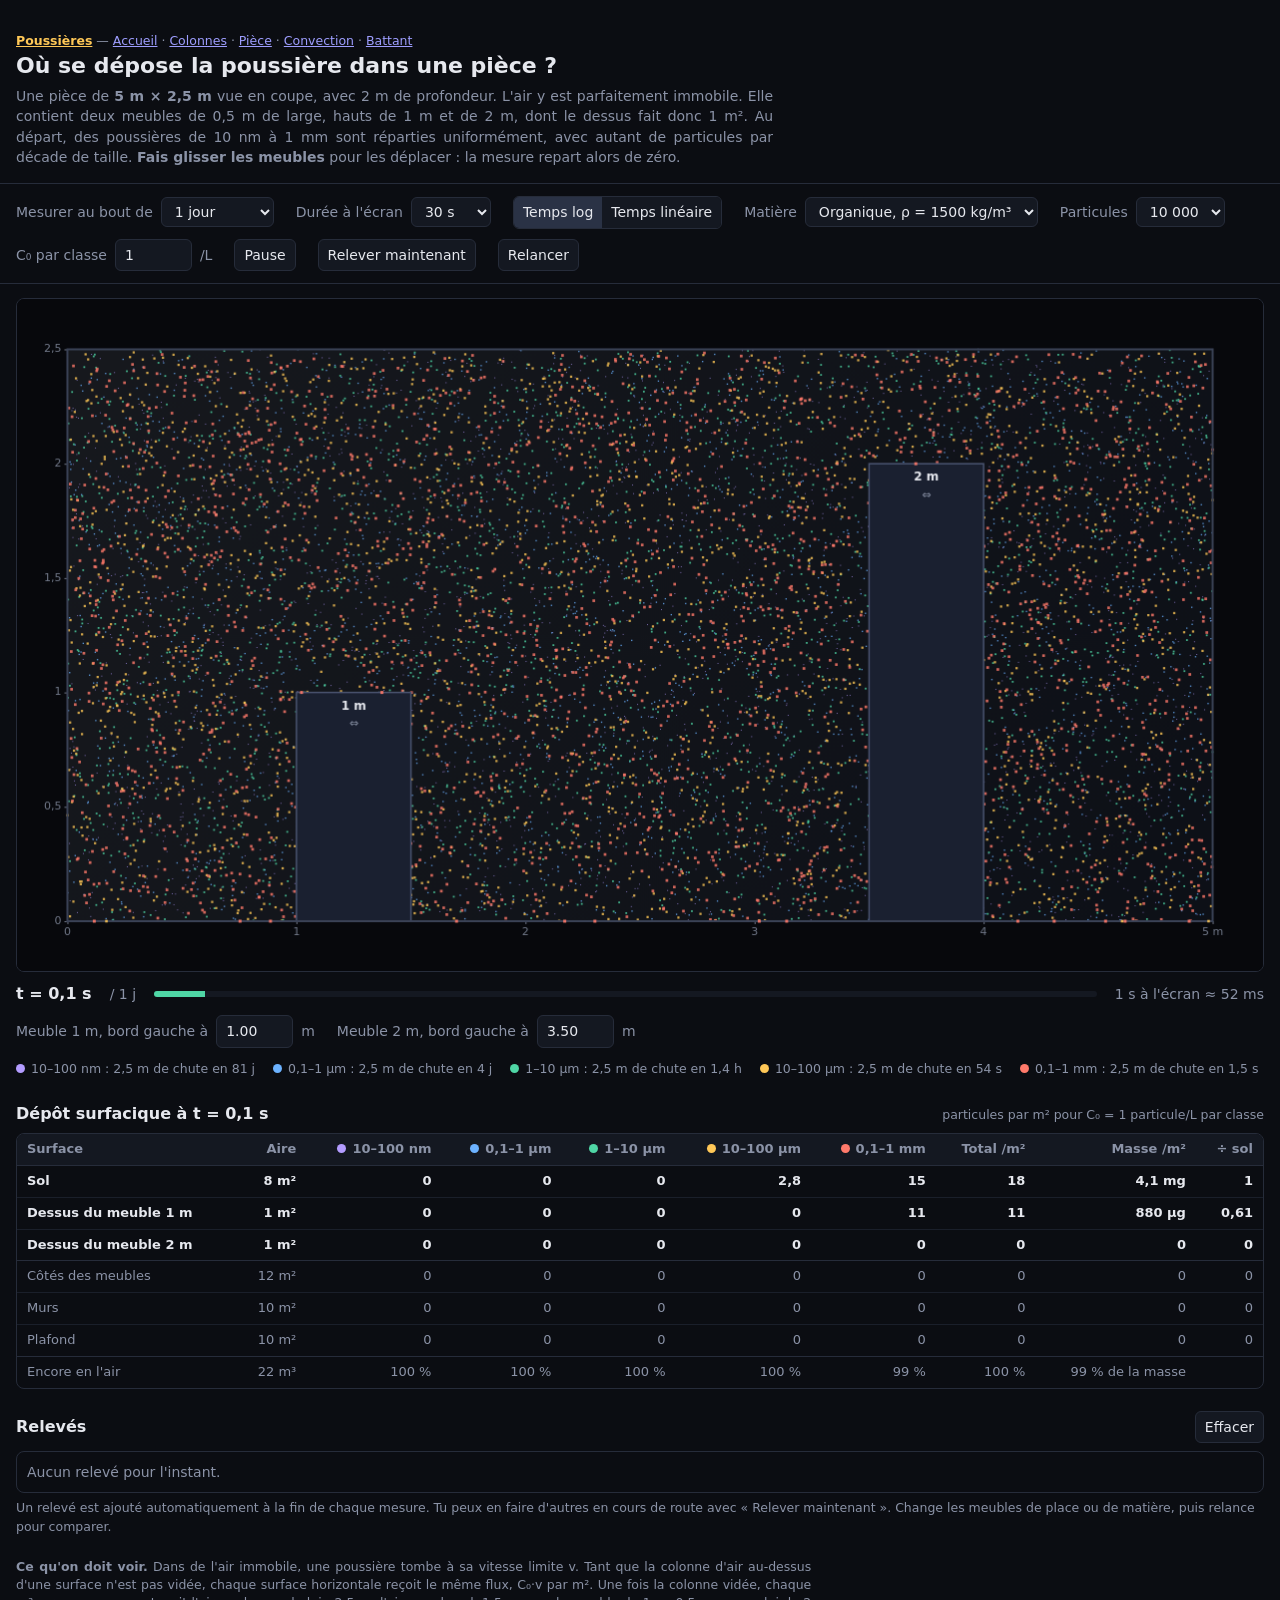
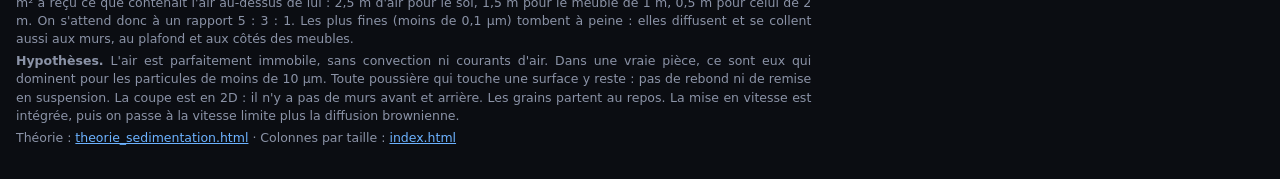
<file: poussieres/piece.html>
<!doctype html>
<html lang="fr">
<head>
<meta charset="utf-8">
<meta name="viewport" content="width=device-width, initial-scale=1">
<title>Poussière dans une pièce</title>
<style>
  :root {
    color-scheme: dark;
    --fond: #0b0d12;
    --panneau: #141821;
    --bord: #262c3a;
    --texte: #e6e8ee;
    --doux: #8b93a7;
    --moleculaire: #b39cff;
    --transition: #6cb2ff;
    --stokes: #4fd6a5;
    --intermediaire: #ffc857;
    --newton: #ff7a6b;
  }
  * { box-sizing: border-box; }
  body {
    margin: 0;
    background: var(--fond);
    color: var(--texte);
    font: 14px/1.45 system-ui, -apple-system, "Segoe UI", Roboto, sans-serif;
  }
  header, .commandes, main, footer { max-width: 1400px; margin: 0 auto; padding: 0 16px; }
  header { padding-top: 20px; }
  h1 { font-size: 22px; margin: 0 0 4px; font-weight: 650; }
  h2 { font-size: 16px; margin: 0 0 8px; font-weight: 620; }
  header p { margin: 0; color: var(--doux); max-width: 85ch; text-align: justify; hyphens: auto; }

  .commandes {
    display: flex; flex-wrap: wrap; gap: 10px 22px; align-items: center;
    margin-top: 16px; padding-top: 12px; padding-bottom: 12px;
    border-top: 1px solid var(--bord); border-bottom: 1px solid var(--bord);
  }
  .commandes label, .positions label { display: flex; align-items: center; gap: 8px; color: var(--doux); }
  select, button, input[type=number] {
    background: var(--panneau); color: var(--texte); border: 1px solid var(--bord);
    border-radius: 6px; padding: 5px 9px; font: inherit;
  }
  button { cursor: pointer; }
  button:hover { border-color: var(--doux); }
  .bascule { display: inline-flex; border: 1px solid var(--bord); border-radius: 6px; overflow: hidden; }
  .bascule button { border: 0; border-radius: 0; }
  .bascule button[aria-pressed=true] { background: #2a3245; }

  main { margin-top: 14px; }
  .scene { position: relative; }
  canvas {
    display: block; width: 100%; aspect-ratio: 5.44 / 2.94;
    border: 1px solid var(--bord); border-radius: 8px; background: #07080c;
    touch-action: none;
  }
  .horloge {
    display: flex; flex-wrap: wrap; align-items: center; gap: 6px 18px;
    margin-top: 10px; font-variant-numeric: tabular-nums;
  }
  .horloge strong { font-size: 16px; }
  .horloge .doux { color: var(--doux); }
  .progres { flex: 1 1 200px; height: 6px; background: var(--panneau); border-radius: 99px; overflow: hidden; }
  .progres div { height: 100%; width: 0; background: var(--stokes); }
  .positions { display: flex; flex-wrap: wrap; gap: 8px 22px; margin-top: 10px; }
  .positions input { width: 5.5em; }

  .legende { display: flex; flex-wrap: wrap; gap: 6px 18px; margin-top: 12px; color: var(--doux); font-size: 12.5px; }
  .pastille::before {
    content: ""; display: inline-block; width: 9px; height: 9px; border-radius: 50%;
    margin-right: 6px; background: var(--c);
  }

  section.resultats { margin-top: 22px; }
  .defile { overflow-x: auto; border: 1px solid var(--bord); border-radius: 8px; }
  table { border-collapse: collapse; width: 100%; font-variant-numeric: tabular-nums; font-size: 13px; }
  th, td { padding: 6px 10px; text-align: right; white-space: nowrap; }
  th:first-child, td:first-child { text-align: left; }
  thead th { color: var(--doux); font-weight: 550; background: var(--panneau); border-bottom: 1px solid var(--bord); }
  tbody tr + tr td { border-top: 1px solid #1a1f2a; }
  tr.principal td { font-weight: 600; }
  tr.secondaire td { color: var(--doux); }
  tr.separation td { border-top: 1px solid var(--bord) !important; }
  .note { color: var(--doux); font-size: 12.5px; margin: 6px 0 0; }
  .entete { display: flex; flex-wrap: wrap; align-items: baseline; justify-content: space-between; gap: 8px; margin-bottom: 8px; }
  .entete h2 { margin: 0; }
  .vide { color: var(--doux); padding: 10px; }

  footer { color: var(--doux); font-size: 12.5px; padding-bottom: 28px; margin-top: 22px; }
  footer p { margin: 4px 0; max-width: 100ch; text-align: justify; hyphens: auto; }
  footer a { color: var(--transition); }
</style>
</head>
<body>
<header>
  <nav class="site-nav" style="font-size:12.5px;color:#8b93a7;padding-top:12px"><a href="index.html" style="color:#ffc857;font-weight:600">Poussières</a> — <a href="index.html">Accueil</a> · <a href="colonnes.html">Colonnes</a> · <a href="piece.html">Pièce</a> · <a href="convection.html">Convection</a> · <a href="battant.html">Battant</a></nav>
  <h1>Où se dépose la poussière dans une pièce ?</h1>
  <p>Une pièce de <strong>5 m × 2,5 m</strong> vue en coupe, avec 2 m de profondeur. L'air y est parfaitement immobile.
     Elle contient deux meubles de 0,5 m de large, hauts de 1 m et de 2 m, dont le dessus fait donc 1 m².
     Au départ, des poussières de 10 nm à 1 mm sont réparties uniformément, avec autant de particules par décade de taille.
     <strong>Fais glisser les meubles</strong> pour les déplacer : la mesure repart alors de zéro.</p>
</header>

<div class="commandes">
  <label>Mesurer au bout de
    <select id="duree">
      <option value="10">10 s</option>
      <option value="60">1 min</option>
      <option value="600">10 min</option>
      <option value="3600">1 h</option>
      <option value="21600">6 h</option>
      <option value="86400" selected>1 jour</option>
      <option value="604800">1 semaine</option>
      <option value="2592000">1 mois</option>
      <option value="31557600">1 an</option>
    </select>
  </label>
  <label>Durée à l'écran
    <select id="ecran">
      <option value="10">10 s</option>
      <option value="30" selected>30 s</option>
      <option value="60">1 min</option>
      <option value="120">2 min</option>
    </select>
  </label>
  <div class="bascule" role="group" aria-label="Déroulement du temps">
    <button id="modeLog" aria-pressed="true" title="Chaque décade de temps (1 s, 10 s, 100 s…) dure à peu près autant à l'écran : on voit tomber les gros grains, puis les fins">Temps log</button>
    <button id="modeLin" aria-pressed="false" title="Le temps défile à vitesse constante">Temps linéaire</button>
  </div>
  <label>Matière
    <select id="matiere">
      <option value="1000" data-nom="Eau">Eau, ρ = 1000 kg/m³</option>
      <option value="1500" data-nom="Organique" selected>Organique, ρ = 1500 kg/m³</option>
      <option value="2650" data-nom="Quartz">Quartz, ρ = 2650 kg/m³</option>
      <option value="7870" data-nom="Fer">Fer, ρ = 7870 kg/m³</option>
    </select>
  </label>
  <label>Particules
    <select id="nombre">
      <option value="3000">3 000</option>
      <option value="10000" selected>10 000</option>
      <option value="30000">30 000</option>
    </select>
  </label>
  <label title="Concentration initiale de chaque classe de taille, en particules par litre d'air">C₀ par classe
    <input id="c0" type="number" min="0" step="any" value="1" style="width:5.5em"> /L</label>
  <button id="pause">Pause</button>
  <button id="relever" title="Ajoute l'état actuel au tableau des relevés">Relever maintenant</button>
  <button id="reinit">Relancer</button>
</div>

<main>
  <div class="scene">
    <canvas id="piece" aria-label="Coupe de la pièce, avec les deux meubles qu'on peut déplacer à la souris"></canvas>
  </div>
  <div class="horloge">
    <strong id="temps">t = 0 s</strong>
    <span class="doux" id="cible"></span>
    <div class="progres" aria-hidden="true"><div id="barre"></div></div>
    <span class="doux" id="rythme"></span>
  </div>
  <div class="positions">
    <label>Meuble 1 m, bord gauche à <input id="x0" type="number" min="0" max="4.5" step="0.05"> m</label>
    <label>Meuble 2 m, bord gauche à <input id="x1" type="number" min="0" max="4.5" step="0.05"> m</label>
  </div>
  <div class="legende" id="legende"></div>

  <section class="resultats">
    <div class="entete">
      <h2 id="titreBilan">Dépôt surfacique</h2>
      <span class="note" id="uniteBilan"></span>
    </div>
    <div class="defile"><table id="bilan"></table></div>
  </section>

  <section class="resultats">
    <div class="entete">
      <h2>Relevés</h2>
      <button id="effacer">Effacer</button>
    </div>
    <div class="defile" id="releves"></div>
    <p class="note">Un relevé est ajouté automatiquement à la fin de chaque mesure. Tu peux en faire d'autres en cours de route avec « Relever maintenant ».
       Change les meubles de place ou de matière, puis relance pour comparer.</p>
  </section>
</main>

<footer>
  <p><strong>Ce qu'on doit voir.</strong> Dans de l'air immobile, une poussière tombe à sa vitesse limite v.
     Tant que la colonne d'air au-dessus d'une surface n'est pas vidée, chaque surface horizontale reçoit le même flux, C₀·v par m².
     Une fois la colonne vidée, chaque m² a reçu ce que contenait l'air au-dessus de lui : 2,5 m d'air pour le sol, 1,5 m pour le meuble de 1 m, 0,5 m pour celui de 2 m.
     On s'attend donc à un rapport 5 : 3 : 1.
     Les plus fines (moins de 0,1 µm) tombent à peine : elles diffusent et se collent aussi aux murs, au plafond et aux côtés des meubles.</p>
  <p><strong>Hypothèses.</strong> L'air est parfaitement immobile, sans convection ni courants d'air. Dans une vraie pièce, ce sont eux qui dominent pour les particules de moins de 10 µm.
     Toute poussière qui touche une surface y reste : pas de rebond ni de remise en suspension.
     La coupe est en 2D : il n'y a pas de murs avant et arrière.
     Les grains partent au repos. La mise en vitesse est intégrée, puis on passe à la vitesse limite plus la diffusion brownienne.</p>
  <p>Théorie : <a href="theorie_sedimentation.html">theorie_sedimentation.html</a> · Colonnes par taille : <a href="colonnes.html">index.html</a></p>
</footer>

<script src="physique.js"></script>
<script>
(() => {
  // ---------- Géométrie (m) ----------
  const L = 5, H = 2.5, PROF = 2;          // pièce
  const LM = 0.5;                          // largeur d'un meuble
  const MARGE = 0.22;                      // marge autour de la pièce sur le canvas
  const meubles = [{ h: 1, x: 1.0 }, { h: 2, x: 3.5 }];

  // ---------- Tailles : 10 nm à 1 mm, log-uniforme ----------
  const PAR_DECADE = 50, DECADES = 5, D_MIN = 1e-8;
  const CLASSES = [
    { nom: "10–100 nm", c: "moleculaire" },
    { nom: "0,1–1 µm", c: "transition" },
    { nom: "1–10 µm", c: "stokes" },
    { nom: "10–100 µm", c: "intermediaire" },
    { nom: "0,1–1 mm", c: "newton" },
  ];
  const styles = getComputedStyle(document.documentElement);
  for (const k of CLASSES) k.couleur = styles.getPropertyValue("--" + k.c).trim();

  // ---------- Numérique ----------
  const PAS_DIFF = 5e-3;      // m, saut brownien maximal par sous-pas (pour ne pas « sauter » une paroi)
  const SOUS_PAS_MAX = 400;
  const T0 = 0.05;            // s, échelle de départ du temps logarithmique

  // Surfaces de dépôt
  const AIR = 0, SOL = 1, DESSUS = [2, 3], COTES = 4, MURS = 5, PLAFOND = 6;
  const SURFACES = [
    { s: SOL, nom: "Sol", principal: true },
    { s: 2, nom: "Dessus du meuble 1 m", principal: true },
    { s: 3, nom: "Dessus du meuble 2 m", principal: true },
    { s: COTES, nom: "Côtés des meubles" },
    { s: MURS, nom: "Murs" },
    { s: PLAFOND, nom: "Plafond" },
  ];
  const aires = () => ({
    [SOL]: (L - 2 * LM) * PROF,
    2: LM * PROF,
    3: LM * PROF,
    [COTES]: meubles.reduce((a, m) => a + 2 * m.h * PROF, 0),
    [MURS]: 2 * H * PROF,
    [PLAFOND]: L * PROF,
  });
  const volumeAir = () => (L * H - meubles.reduce((a, m) => a + LM * m.h, 0)) * PROF;

  const etat = {
    T: 86400, Tanim: 30, mode: "log", rhoP: 1500, nombre: 10000, c0: 1,
    t: 0, tau: 0, pause: false, fini: false,
  };
  let grille = [], particules = [], parClasse = [], releves = [];
  let glisse = null, survol = -1;

  // ---------- Formatage ----------
  const EXPOSANTS = { "-": "⁻", 0: "⁰", 1: "¹", 2: "²", 3: "³", 4: "⁴", 5: "⁵", 6: "⁶", 7: "⁷", 8: "⁸", 9: "⁹" };
  function nombre(x, chiffres = 2) {
    if (x === 0) return "0";
    const e = Math.floor(Math.log10(Math.abs(x)));
    if (e >= -2 && e < 5) {
      return Number(x.toPrecision(chiffres)).toLocaleString("fr-FR", { maximumFractionDigits: 6 });
    }
    const m = Number((x / 10 ** e).toPrecision(chiffres)).toLocaleString("fr-FR");
    const exp = String(e).split("").map((c) => EXPOSANTS[c]).join("");
    return (m === "1" ? "" : m + "·") + "10" + exp;
  }
  function duree(s) {
    const unites = [[365.25 * 86400, "an"], [86400, "j"], [3600, "h"], [60, "min"], [1, "s"], [1e-3, "ms"]];
    for (const [u, nom] of unites) if (s >= u) return nombre(s / u) + " " + nom;
    return nombre(s * 1e6) + " µs";
  }
  function horloge(s) {
    if (s < 60) return s.toFixed(1).replace(".", ",") + " s";
    if (s < 3600) return Math.floor(s / 60) + " min " + String(Math.floor(s % 60)).padStart(2, "0") + " s";
    if (s < 86400) return Math.floor(s / 3600) + " h " + String(Math.floor((s % 3600) / 60)).padStart(2, "0") + " min";
    return nombre(s / 86400, 3) + " j";
  }
  function masse(kg) {
    if (kg === 0) return "0";
    const g = kg * 1e3;
    for (const [u, nom] of [[1, "g"], [1e-3, "mg"], [1e-6, "µg"], [1e-9, "ng"]]) {
      if (g >= u) return nombre(g / u) + " " + nom;
    }
    return nombre(g / 1e-12) + " pg";
  }
  const metres = (x) => x.toFixed(2).replace(".", ",");

  // ---------- Hasard ----------
  let gaussReserve = null;
  function gauss() {
    if (gaussReserve !== null) { const g = gaussReserve; gaussReserve = null; return g; }
    let u = 0;
    while (u === 0) u = Math.random();
    const r = Math.sqrt(-2 * Math.log(u)), a = 2 * Math.PI * Math.random();
    gaussReserve = r * Math.sin(a);
    return r * Math.cos(a);
  }

  // ---------- Préparation ----------
  function caracteriser() {
    grille = [];
    for (let i = 0; i < PAR_DECADE * DECADES; i++) {
      const d = D_MIN * 10 ** ((i + 0.5) / PAR_DECADE);
      const c = Physique.caracteriser(d, etat.rhoP);
      c.dtDiff = (PAS_DIFF * PAS_DIFF) / (2 * c.D);
      grille.push(c);
    }
  }

  const dansMeuble = (x, y) => meubles.some((m) => x > m.x && x < m.x + LM && y < m.h);

  function semer() {
    particules = [];
    parClasse = CLASSES.map(() => []);
    for (let n = 0; n < etat.nombre; n++) {
      const g = Math.floor(Math.random() * grille.length);
      let x, y;
      do { x = Math.random() * L; y = Math.random() * H; } while (dansMeuble(x, y));
      const p = { x, y, v: 0, g, k: Math.floor(g / PAR_DECADE), s: AIR };
      particules.push(p);
      parClasse[p.k].push(p);
    }
    etat.t = 0; etat.tau = 0; etat.fini = false;
    majBoutons();
    majBilan();
  }

  // ---------- Temps ----------
  function tempsSim(tau) {
    const f = Math.min(1, tau / etat.Tanim);
    return etat.mode === "log" ? T0 * ((1 + etat.T / T0) ** f - 1) : etat.T * f;
  }
  function tauDe(t) {
    const f = etat.mode === "log" ? Math.log1p(t / T0) / Math.log1p(etat.T / T0) : t / etat.T;
    return Math.min(1, f) * etat.Tanim;
  }

  // ---------- Collisions : premier obstacle sur le segment (x0,y0) → (x1,y1) ----------
  function impact(x0, y0, x1, y1) {
    const dx = x1 - x0, dy = y1 - y0;
    let tMin = Infinity, surf = AIR;
    const garder = (t, s) => { if (t >= 0 && t < tMin) { tMin = t; surf = s; } };
    if (y1 < 0) garder(-y0 / dy, SOL);
    if (y1 > H) garder((H - y0) / dy, PLAFOND);
    if (x1 < 0) garder(-x0 / dx, MURS);
    if (x1 > L) garder((L - x0) / dx, MURS);
    for (let i = 0; i < meubles.length; i++) {
      // Méthode des dalles : on entre dans [a, b] × [0, h] par le dessus ou par un côté
      const a = meubles[i].x, b = a + LM, h = meubles[i].h;
      let tE = -Infinity, tS = Infinity, face = AIR;
      if (dx === 0) { if (x0 <= a || x0 >= b) continue; }
      else {
        const t1 = (a - x0) / dx, t2 = (b - x0) / dx;
        tE = Math.min(t1, t2); tS = Math.max(t1, t2); face = COTES;
      }
      if (dy === 0) { if (y0 >= h) continue; }
      else {
        const t1 = -y0 / dy, t2 = (h - y0) / dy;
        const lo = Math.min(t1, t2), hi = Math.max(t1, t2);
        if (lo > tE) { tE = lo; face = DESSUS[i]; }
        tS = Math.min(tS, hi);
      }
      if (tE <= tS && tE <= 1) garder(tE, face);
    }
    if (tMin > 1) return null;
    return { s: surf, x: x0 + tMin * dx, y: y0 + tMin * dy };
  }

  function deplacer(p, x1, y1) {
    const choc = impact(p.x, p.y, x1, y1);
    if (choc) { p.x = choc.x; p.y = choc.y; p.s = choc.s; return true; }
    p.x = x1; p.y = y1;
    return false;
  }

  function avancer(p, dt) {
    const c = grille[p.g];
    if (c.tauEff * 20 > dt) {
      // Mise en vitesse encore visible : Heun (RK2) sur dv/dt = g' − F(v)/m, v compté vers le bas
      const n = Math.min(200, Math.ceil(dt / (0.1 * c.tauEff)));
      const h = dt / n;
      let dz = 0;
      for (let i = 0; i < n; i++) {
        const a1 = Physique.acceleration(c, p.v);
        const a2 = Physique.acceleration(c, p.v + a1 * h);
        const v = p.v + 0.5 * (a1 + a2) * h;
        dz += 0.5 * (p.v + v) * h;
        p.v = v;
      }
      const sigma = Math.sqrt(2 * c.D * dt);
      deplacer(p, p.x + sigma * gauss(), p.y - dz + sigma * gauss());
      return;
    }
    // Vitesse limite + brownien, en sous-pas assez courts pour que le saut aléatoire reste < PAS_DIFF
    p.v = c.vt;
    const n = Math.min(SOUS_PAS_MAX, Math.max(1, Math.ceil(dt / c.dtDiff)));
    const h = dt / n, sigma = Math.sqrt(2 * c.D * h), dz = c.vt * h;
    for (let i = 0; i < n; i++) {
      if (deplacer(p, p.x + sigma * gauss(), p.y - dz + sigma * gauss())) return;
    }
  }

  // ---------- Bilan ----------
  function compter() {
    const nb = Array.from({ length: 7 }, () => new Array(DECADES).fill(0));
    const ms = Array.from({ length: 7 }, () => new Array(DECADES).fill(0));
    for (const p of particules) {
      nb[p.s][p.k]++;
      ms[p.s][p.k] += grille[p.g].m;
    }
    // Chaque particule simulée de la classe k représente W_k particules réelles
    const V = volumeAir();
    const W = parClasse.map((liste) => (liste.length ? (etat.c0 * 1000 * V) / liste.length : 0));
    const A = aires();
    const surf = {};
    for (const { s } of SURFACES) {
      const n = nb[s].map((x, k) => (x * W[k]) / A[s]);
      const m = ms[s].reduce((a, x, k) => a + x * W[k], 0) / A[s];
      surf[s] = { n, total: n.reduce((a, b) => a + b, 0), m };
    }
    const enAir = nb[AIR].map((x, k) => (parClasse[k].length ? x / parClasse[k].length : 0));
    const masseTotale = particules.reduce((a, p) => a + grille[p.g].m * W[p.k], 0);
    const masseAir = ms[AIR].reduce((a, x, k) => a + x * W[k], 0);
    return { surf, enAir, nbAir: nb[AIR].reduce((a, b) => a + b, 0), A, fracMasseAir: masseTotale ? masseAir / masseTotale : 0 };
  }

  function majBilan() {
    const b = compter();
    document.getElementById("titreBilan").textContent = "Dépôt surfacique à t = " + horloge(etat.t);
    document.getElementById("uniteBilan").textContent =
      "particules par m² pour C₀ = " + nombre(etat.c0) + " particule/L par classe";
    let html = "<thead><tr><th>Surface</th><th>Aire</th>";
    for (const k of CLASSES) html += `<th><span class="pastille" style="--c:${k.couleur}">${k.nom}</span></th>`;
    html += "<th>Total /m²</th><th>Masse /m²</th><th>÷ sol</th></tr></thead><tbody>";
    const sol = b.surf[SOL].total;
    SURFACES.forEach(({ s, nom, principal }, i) => {
      const r = b.surf[s];
      const cls = (principal ? "principal" : "secondaire") + (i === 3 ? " separation" : "");
      html += `<tr class="${cls}"><td>${nom}</td><td>${nombre(b.A[s])} m²</td>`;
      for (const x of r.n) html += `<td>${nombre(x)}</td>`;
      html += `<td>${nombre(r.total)}</td><td>${masse(r.m)}</td><td>${sol ? nombre(r.total / sol) : "—"}</td></tr>`;
    });
    html += `<tr class="secondaire separation"><td>Encore en l'air</td><td>${nombre(volumeAir())} m³</td>`;
    for (const f of b.enAir) html += `<td>${nombre(100 * f)} %</td>`;
    html += `<td>${nombre((100 * b.nbAir) / Math.max(1, particules.length))} %</td><td>${nombre(100 * b.fracMasseAir)} % de la masse</td><td></td></tr></tbody>`;
    document.getElementById("bilan").innerHTML = html;
    return b;
  }

  function relever() {
    const b = compter();
    const sel = document.getElementById("matiere");
    releves.push({
      t: etat.t,
      matiere: sel.options[sel.selectedIndex].dataset.nom,
      positions: meubles.map((m) => metres(m.x)).join(" / "),
      surf: [SOL, 2, 3].map((s) => b.surf[s]),
    });
    majReleves();
  }

  function majReleves() {
    const el = document.getElementById("releves");
    if (!releves.length) { el.innerHTML = '<div class="vide">Aucun relevé pour l\'instant.</div>'; return; }
    let html = `<table><thead><tr><th>#</th><th>t</th><th>Matière</th><th>Meubles 1 m / 2 m (x, m)</th>
      <th>Sol /m²</th><th>Meuble 1 m /m²</th><th>Meuble 2 m /m²</th><th>Rapport sol : 1 m : 2 m</th></tr></thead><tbody>`;
    releves.forEach((r, i) => {
      const [s, m1, m2] = r.surf;
      const ref = m2.total || m1.total || s.total || 1;
      html += `<tr><td>${i + 1}</td><td>${horloge(r.t)}</td><td>${r.matiere}</td><td>${r.positions}</td>`;
      for (const x of r.surf) html += `<td>${nombre(x.total)} · ${masse(x.m)}</td>`;
      html += `<td>${[s, m1, m2].map((x) => nombre(x.total / ref)).join(" : ")}</td></tr>`;
    });
    el.innerHTML = html + "</tbody></table>";
  }

  // ---------- Rendu ----------
  const canvas = document.getElementById("piece");
  const ctx = canvas.getContext("2d");
  let echelle = 1, dpr = 1;

  function dimensionner() {
    const r = canvas.getBoundingClientRect();
    dpr = window.devicePixelRatio || 1;
    canvas.width = Math.round(r.width * dpr);
    canvas.height = Math.round(r.height * dpr);
    echelle = canvas.width / (L + 2 * MARGE);
  }
  const ex = (x) => (x + MARGE) * echelle;
  const ey = (y) => (H + MARGE - y) * echelle;

  function dessiner() {
    const W = canvas.width, Hc = canvas.height;
    ctx.fillStyle = "#07080c";
    ctx.fillRect(0, 0, W, Hc);

    // Pièce
    ctx.fillStyle = "#0d1017";
    ctx.fillRect(ex(0), ey(H), L * echelle, H * echelle);
    const grad = ctx.createLinearGradient(ex(0), ey(H), ex(L), ey(0));
    grad.addColorStop(0, "rgba(255, 236, 190, 0.04)");
    grad.addColorStop(1, "rgba(255, 236, 190, 0)");
    ctx.fillStyle = grad;
    ctx.fillRect(ex(0), ey(H), L * echelle, H * echelle);

    // Graduations
    ctx.fillStyle = "rgba(139, 147, 167, 0.8)";
    ctx.font = `${11 * dpr}px system-ui, sans-serif`;
    ctx.textAlign = "right"; ctx.textBaseline = "middle";
    for (let y = 0; y <= H + 1e-9; y += 0.5) {
      ctx.fillText(metres(y).replace(/,?0+$/, "") || "0", ex(0) - 6 * dpr, ey(y));
      ctx.fillRect(ex(0) - 3 * dpr, ey(y), 3 * dpr, dpr);
    }
    ctx.textAlign = "center"; ctx.textBaseline = "top";
    for (let x = 0; x <= L; x += 1) {
      ctx.fillText(x + (x === L ? " m" : ""), ex(x), ey(0) + 6 * dpr);
      ctx.fillRect(ex(x), ey(0), dpr, 3 * dpr);
    }

    // Particules en l'air
    const actif = !glisse;
    if (actif) {
      ctx.globalAlpha = 0.8;
      parClasse.forEach((liste, k) => {
        ctx.fillStyle = CLASSES[k].couleur;
        const t = (0.9 + 0.45 * k) * dpr;
        for (const p of liste) if (p.s === AIR) ctx.fillRect(ex(p.x) - t / 2, ey(p.y) - t / 2, t, t);
      });
      ctx.globalAlpha = 1;
    }

    // Meubles
    meubles.forEach((m, i) => {
      const x = ex(m.x), y = ey(m.h), w = LM * echelle, h = m.h * echelle;
      ctx.fillStyle = "#1a2030";
      ctx.fillRect(x, y, w, h);
      ctx.strokeStyle = glisse?.i === i || survol === i ? "#e6e8ee" : "#4a5470";
      ctx.lineWidth = 1.5 * dpr;
      ctx.strokeRect(x, y, w, h);
      ctx.fillStyle = "#e6e8ee";
      ctx.textAlign = "center"; ctx.textBaseline = "top";
      ctx.font = `600 ${12 * dpr}px system-ui, sans-serif`;
      ctx.fillText(m.h + " m", x + w / 2, y + 8 * dpr);
      ctx.fillStyle = "#8b93a7";
      ctx.font = `${11 * dpr}px system-ui, sans-serif`;
      ctx.fillText("⇔", x + w / 2, y + 26 * dpr);
    });

    // Murs, plafond, sol
    ctx.strokeStyle = "#3a4256";
    ctx.lineWidth = 2 * dpr;
    ctx.strokeRect(ex(0), ey(H), L * echelle, H * echelle);

    // Dépôts
    if (actif) {
      ctx.globalAlpha = 0.9;
      parClasse.forEach((liste, k) => {
        ctx.fillStyle = CLASSES[k].couleur;
        const t = (1.2 + 0.45 * k) * dpr;
        for (const p of liste) if (p.s !== AIR) ctx.fillRect(ex(p.x) - t / 2, ey(p.y) - t / 2, t, t);
      });
      ctx.globalAlpha = 1;
    } else {
      ctx.fillStyle = "#e6e8ee";
      ctx.textAlign = "center"; ctx.textBaseline = "middle";
      ctx.font = `${13 * dpr}px system-ui, sans-serif`;
      ctx.fillText("Relâche pour relancer la mesure", ex(L / 2), ey(H * 0.85));
    }
  }

  // ---------- Déplacement des meubles ----------
  function versMonde(e) {
    const r = canvas.getBoundingClientRect();
    const k = (L + 2 * MARGE) / r.width;
    return [(e.clientX - r.left) * k - MARGE, H + MARGE - (e.clientY - r.top) * k];
  }
  function meubleSous(x, y) {
    const tol = 0.04;
    return meubles.findIndex((m) => x >= m.x - tol && x <= m.x + LM + tol && y >= -tol && y <= m.h + tol);
  }
  function placer(i, x) {
    x = Math.min(Math.max(x, 0), L - LM);
    const o = meubles[1 - i];
    if (x < o.x + LM && x + LM > o.x) {
      const options = [o.x - LM, o.x + LM].filter((v) => v >= 0 && v <= L - LM);
      x = options.reduce((a, b) => (Math.abs(b - x) < Math.abs(a - x) ? b : a));
    }
    meubles[i].x = Math.round(x * 100) / 100;
    majPositions();
  }
  function majPositions() {
    meubles.forEach((m, i) => { document.getElementById("x" + i).value = m.x.toFixed(2); });
  }

  canvas.addEventListener("pointerdown", (e) => {
    const [x, y] = versMonde(e);
    const i = meubleSous(x, y);
    if (i < 0) return;
    glisse = { i, dx: x - meubles[i].x };
    canvas.setPointerCapture(e.pointerId);
    canvas.style.cursor = "grabbing";
  });
  canvas.addEventListener("pointermove", (e) => {
    const [x, y] = versMonde(e);
    if (glisse) { placer(glisse.i, x - glisse.dx); return; }
    survol = meubleSous(x, y);
    canvas.style.cursor = survol >= 0 ? "grab" : "default";
  });
  const lacher = () => {
    if (!glisse) return;
    glisse = null;
    canvas.style.cursor = "grab";
    semer();
  };
  canvas.addEventListener("pointerup", lacher);
  canvas.addEventListener("pointercancel", lacher);
  canvas.addEventListener("pointerleave", () => { if (!glisse) survol = -1; });
  [0, 1].forEach((i) => {
    document.getElementById("x" + i).addEventListener("change", (e) => {
      placer(i, parseFloat(String(e.target.value).replace(",", ".")) || 0);
      semer();
    });
  });

  // ---------- Légende ----------
  function majLegende() {
    document.getElementById("legende").innerHTML = CLASSES.map((k, i) => {
      const c = grille[i * PAR_DECADE + PAR_DECADE / 2];
      return `<span class="pastille" style="--c:${k.couleur}" title="Diamètre ${nombre(c.d * 1e6)} µm, vitesse limite ${nombre(c.vt)} m/s">${k.nom} : 2,5 m de chute en ${duree(H / c.vt)}</span>`;
    }).join("");
  }

  // ---------- Boucle ----------
  let precedent = performance.now(), dernierBilan = 0, rythme = 0;
  function boucle(now) {
    const dtE = Math.min(0.05, (now - precedent) / 1000);
    precedent = now;
    if (!etat.pause && !etat.fini && !glisse) {
      etat.tau = Math.min(etat.Tanim, etat.tau + dtE);
      const tN = tempsSim(etat.tau);
      const dt = tN - etat.t;
      if (dt > 0) for (const p of particules) if (p.s === AIR) avancer(p, dt);
      rythme = dtE > 0 ? dt / dtE : 0;
      etat.t = tN;
      if (etat.tau >= etat.Tanim) {
        etat.fini = true;
        majBilan();
        relever();
        majBoutons();
      }
    }
    dessiner();
    if (now - dernierBilan > 250) {
      dernierBilan = now;
      if (!etat.fini) majBilan();
      document.getElementById("temps").textContent = "t = " + horloge(etat.t);
      document.getElementById("cible").textContent = "/ " + duree(etat.T);
      document.getElementById("barre").style.width = (100 * etat.tau) / etat.Tanim + "%";
      document.getElementById("rythme").textContent =
        etat.fini ? "Mesure terminée" : etat.pause ? "En pause" : rythme ? "1 s à l'écran ≈ " + duree(rythme) : "";
    }
    requestAnimationFrame(boucle);
  }

  // ---------- Commandes ----------
  const $ = (id) => document.getElementById(id);
  function majBoutons() {
    $("pause").textContent = etat.fini ? "Terminé" : etat.pause ? "Reprendre" : "Pause";
    $("pause").disabled = etat.fini;
  }
  function recaler() {
    etat.tau = tauDe(etat.t);
    etat.fini = etat.t >= etat.T;
    majBoutons();
  }
  function choisirMode(mode) {
    etat.mode = mode;
    $("modeLog").setAttribute("aria-pressed", mode === "log");
    $("modeLin").setAttribute("aria-pressed", mode === "lin");
    recaler();
  }
  $("modeLog").onclick = () => choisirMode("log");
  $("modeLin").onclick = () => choisirMode("lin");
  $("duree").onchange = (e) => { etat.T = +e.target.value; recaler(); };
  $("ecran").onchange = (e) => { etat.Tanim = +e.target.value; recaler(); };
  $("matiere").onchange = (e) => { etat.rhoP = +e.target.value; caracteriser(); majLegende(); semer(); };
  $("nombre").onchange = (e) => { etat.nombre = +e.target.value; semer(); };
  $("c0").onchange = (e) => { etat.c0 = Math.max(0, +e.target.value || 0); majBilan(); };
  $("pause").onclick = () => { etat.pause = !etat.pause; majBoutons(); };
  $("relever").onclick = relever;
  $("reinit").onclick = () => { etat.pause = false; semer(); };
  $("effacer").onclick = () => { releves = []; majReleves(); };
  window.addEventListener("resize", dimensionner);

  dimensionner();
  majPositions();
  caracteriser();
  majLegende();
  semer();
  majReleves();
  requestAnimationFrame(boucle);
})();
</script>
</body>
</html>
</file>
